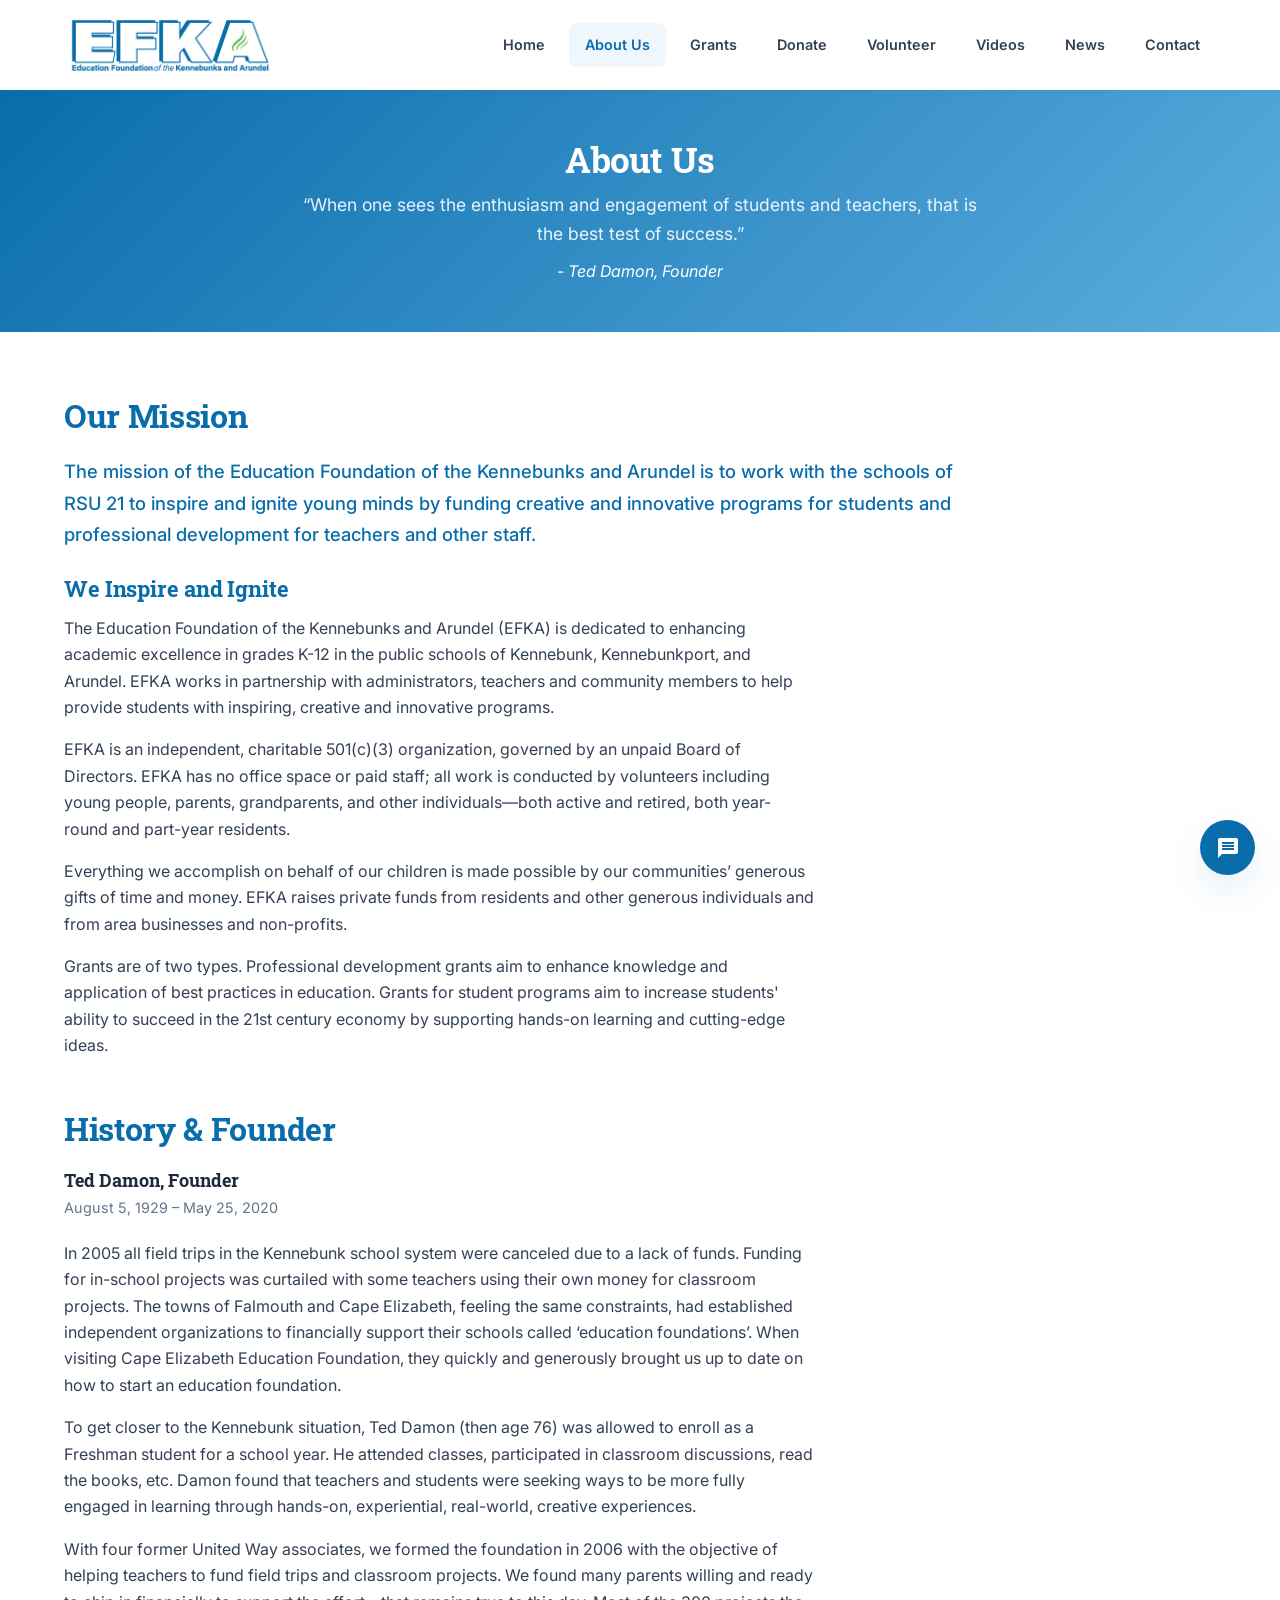
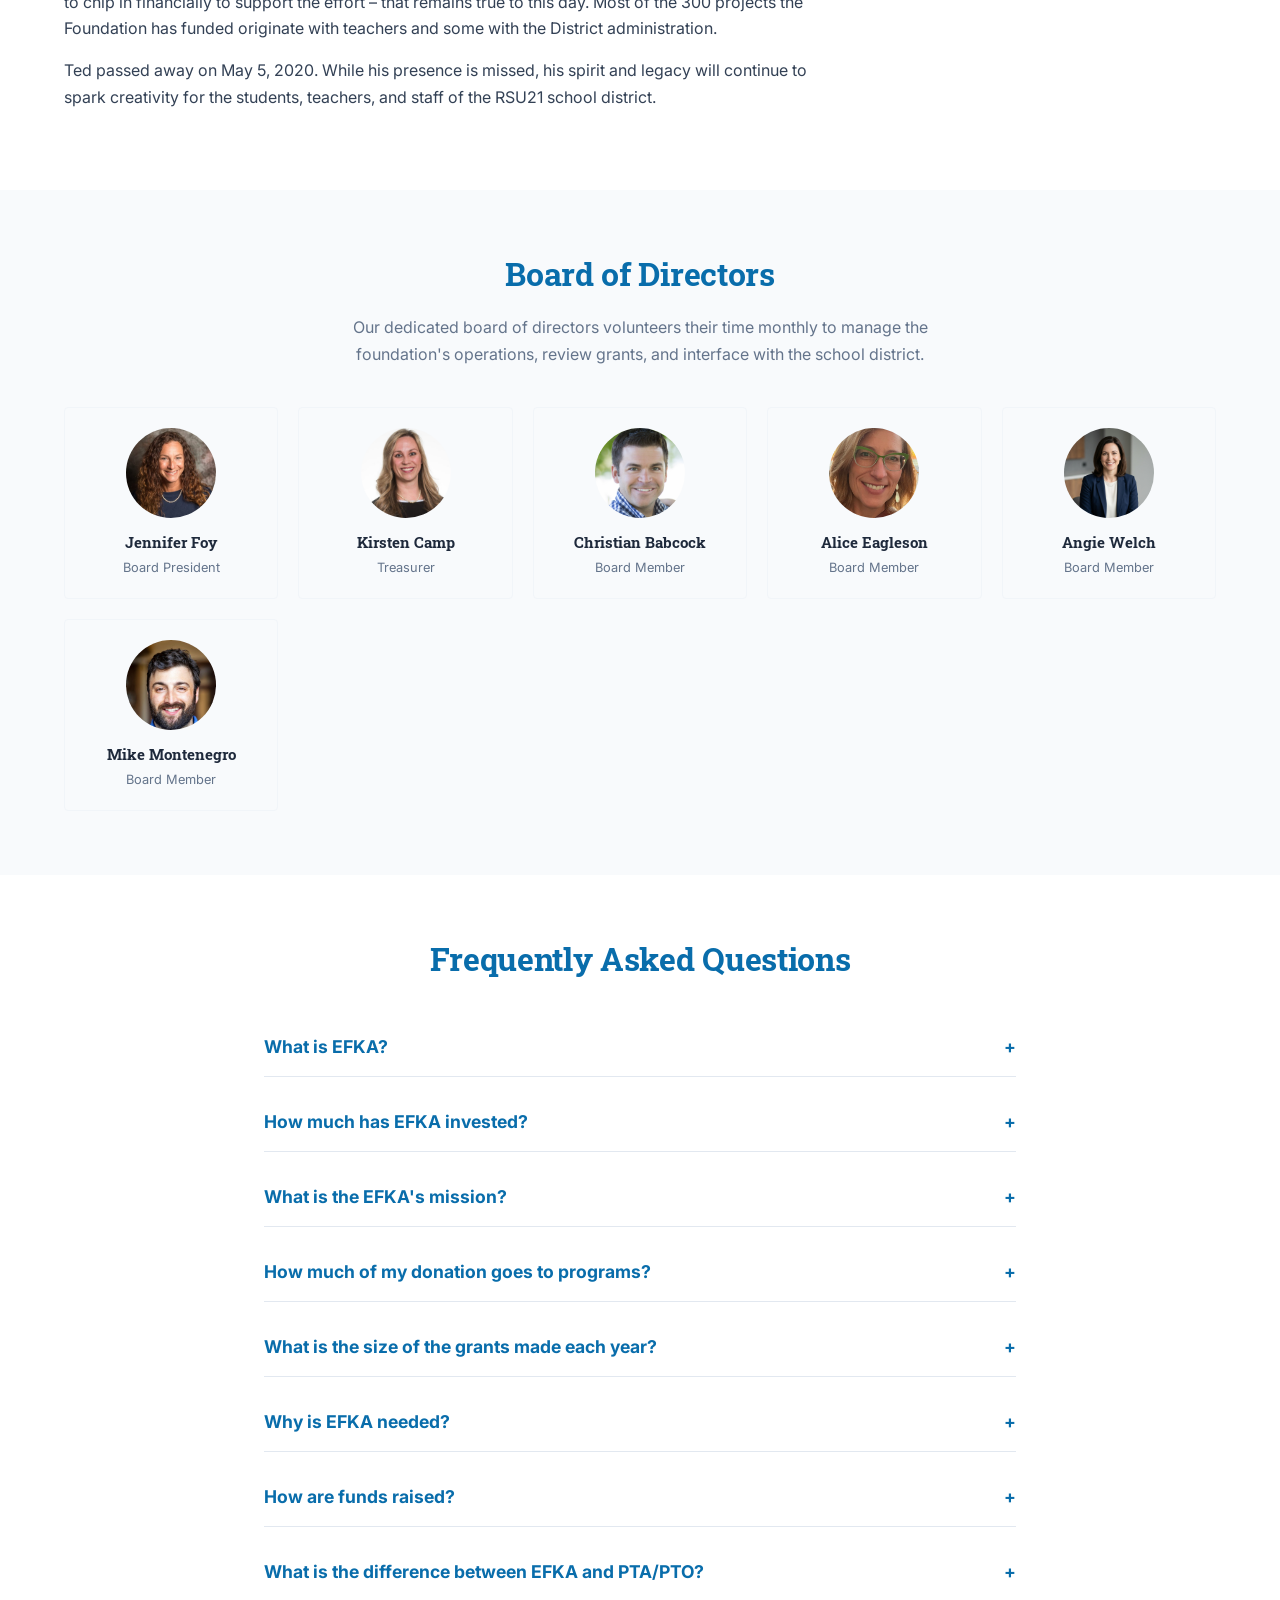
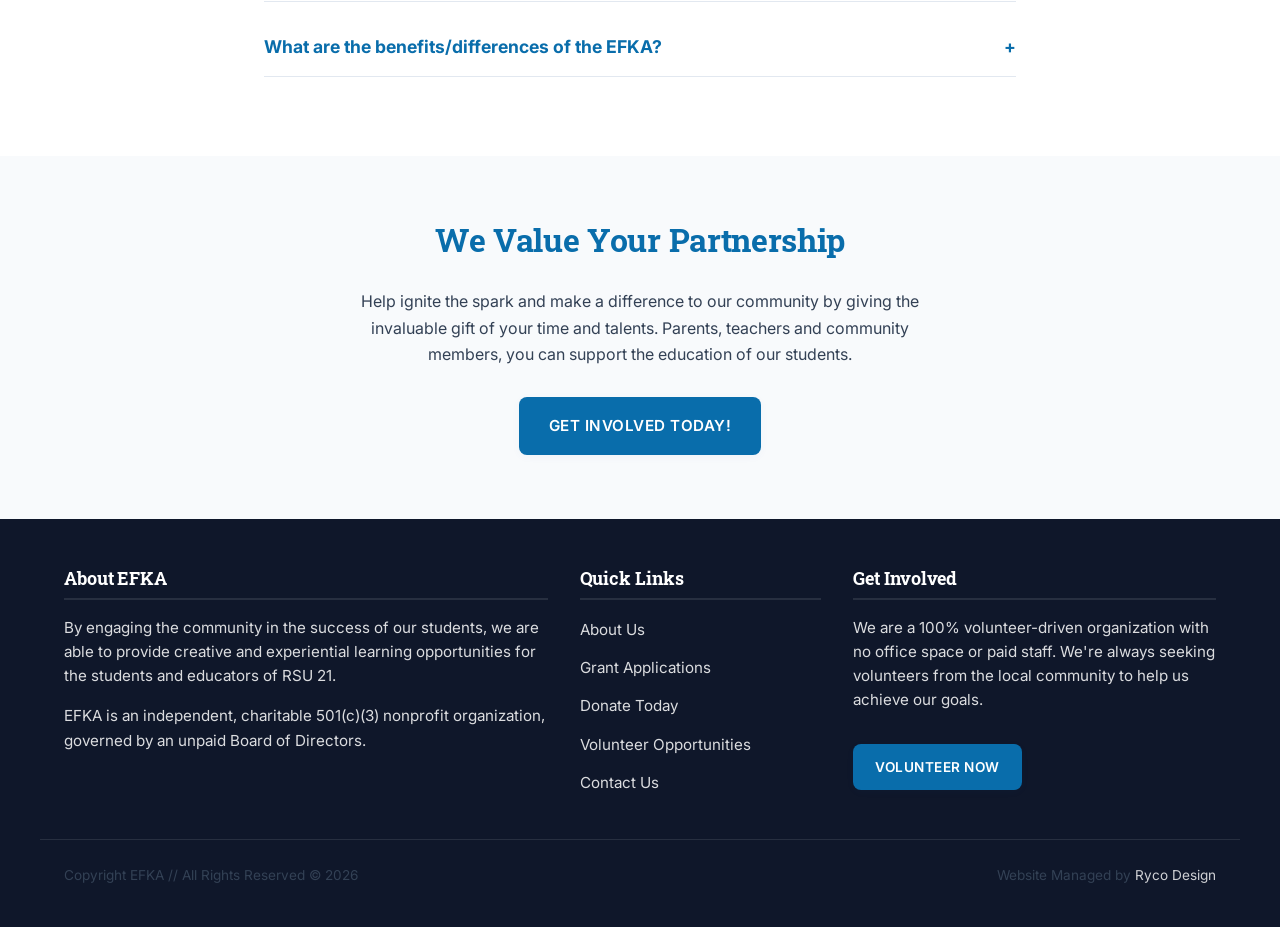
<file: about-us.html>
<!DOCTYPE html>
<html lang="en">
<head>
    <meta charset="UTF-8">
    <meta name="viewport" content="width=device-width, initial-scale=1.0">
    <title>About Us - Education Foundation KA</title>
    <meta name="description" content="Learn about the mission, history, and board of directors of the Education Foundation of the Kennebunks and Arundel.">
    <link rel="stylesheet" href="css/style.css">
    <link rel="icon" type="image/png" href="assets/images/fav.png">
</head>
<body>

<a href="#main-content" class="skip-link">Skip to main content</a>

<header class="site-header">
    <div class="container header-container">
        <div class="logo">
            <a href="index.html">
                <img src="assets/images/efka_logo_web.png" alt="Education Foundation of the Kennebunks and Arundel">
            </a>
        </div>
        <button class="mobile-nav-toggle" aria-label="Toggle navigation" aria-expanded="false">
            <span></span>
            <span></span>
            <span></span>
        </button>
        <nav class="nav-container" aria-label="Main Navigation">
            <ul class="main-menu">
                <li class="menu-item"><a href="index.html">Home</a></li>
                <li class="menu-item active"><a href="about-us.html">About Us</a></li>
                <li class="menu-item ">
                    <a href="index.html#grants">Grants</a>
                    <div class="dropdown-menu">
                        <a href="grant-applications.html">Grant Applications</a>
                        <a href="proposal-form.html">Proposal Form</a>
                        <a href="micro-grant.html">Micro Grant</a>
                        <a href="reflection-form.html">Reflection Form</a>
                    </div>
                </li>
                <li class="menu-item ">
                    <a href="donate.html">Donate</a>
                    <div class="dropdown-menu">
                        <a href="donate.html">Donate Today</a>
                        <a href="business-partner-program.html">Business Partner Program</a>
                    </div>
                </li>
                <li class="menu-item ">
                    <a href="index.html#volunteer">Volunteer</a>
                    <div class="dropdown-menu">
                        <a href="volunteer.html">Volunteer Opportunities</a>
                    </div>
                </li>
                <li class="menu-item "><a href="videos.html">Videos</a></li>
                <li class="menu-item "><a href="news.html">News</a></li>
                <li class="menu-item "><a href="contact-us.html">Contact</a></li>
            </ul>
        </nav>
    </div>
</header>

<main id="main-content">

<section class="page-intro">
    <div class="container text-center">
        <h1>About Us</h1>
        <p class="text-center">“When one sees the enthusiasm and engagement of students and teachers, that is the best test of success.”</p>
        <span style="font-style: italic; display: block; margin-top: 10px;">- Ted Damon, Founder</span>
    </div>
</section>

<section class="section-padding">
    <div class="container">
        <h2>Our Mission</h2>
        <p style="font-size: 1.15rem; line-height: 1.7; color: var(--primary); font-weight: 500; margin-bottom: 25px;">
            The mission of the Education Foundation of the Kennebunks and Arundel is to work with the schools of RSU 21 to inspire and ignite young minds by funding creative and innovative programs for students and professional development for teachers and other staff.
        </p>
        
        <h3>We Inspire and Ignite</h3>
        <p>The Education Foundation of the Kennebunks and Arundel (EFKA) is dedicated to enhancing academic excellence in grades K-12 in the public schools of Kennebunk, Kennebunkport, and Arundel. EFKA works in partnership with administrators, teachers and community members to help provide students with inspiring, creative and innovative programs.</p>
        <p>EFKA is an independent, charitable 501(c)(3) organization, governed by an unpaid Board of Directors. EFKA has no office space or paid staff; all work is conducted by volunteers including young people, parents, grandparents, and other individuals—both active and retired, both year-round and part-year residents.</p>
        <p>Everything we accomplish on behalf of our children is made possible by our communities’ generous gifts of time and money. EFKA raises private funds from residents and other generous individuals and from area businesses and non-profits.</p>
        <p>Grants are of two types. Professional development grants aim to enhance knowledge and application of best practices in education. Grants for student programs aim to increase students' ability to succeed in the 21st century economy by supporting hands-on learning and cutting-edge ideas.</p>

        <h2 style="margin-top: 50px;">History & Founder</h2>
        <h4 style="margin-bottom: 5px; color: var(--text-dark);">Ted Damon, Founder</h4>
        <p class="text-muted" style="font-size: 0.9rem; margin-bottom: 20px;">August 5, 1929 – May 25, 2020</p>
        
        <p>In 2005 all field trips in the Kennebunk school system were canceled due to a lack of funds. Funding for in-school projects was curtailed with some teachers using their own money for classroom projects. The towns of Falmouth and Cape Elizabeth, feeling the same constraints, had established independent organizations to financially support their schools called ‘education foundations’. When visiting Cape Elizabeth Education Foundation, they quickly and generously brought us up to date on how to start an education foundation.</p>
        <p>To get closer to the Kennebunk situation, Ted Damon (then age 76) was allowed to enroll as a Freshman student for a school year. He attended classes, participated in classroom discussions, read the books, etc. Damon found that teachers and students were seeking ways to be more fully engaged in learning through hands-on, experiential, real-world, creative experiences.</p>
        <p>With four former United Way associates, we formed the foundation in 2006 with the objective of helping teachers to fund field trips and classroom projects. We found many parents willing and ready to chip in financially to support the effort – that remains true to this day. Most of the 300 projects the Foundation has funded originate with teachers and some with the District administration.</p>
        <p>Ted passed away on May 5, 2020. While his presence is missed, his spirit and legacy will continue to spark creativity for the students, teachers, and staff of the RSU21 school district.</p>
    </div>
</section>

<section class="section-padding bg-light">
    <div class="container">
        <h2 class="text-center">Board of Directors</h2>
        <p class="text-center text-muted" style="max-width: 600px; margin: 0 auto 40px auto;">Our dedicated board of directors volunteers their time monthly to manage the foundation's operations, review grants, and interface with the school district.</p>
        <div class="board-grid">
            <div class="board-member">
                <img src="assets/images/board/jennifer-foy.jpg" alt="Jennifer Foy">
                <h4>Jennifer Foy</h4>
                <p>Board President</p>
            </div>
            <div class="board-member">
                <img src="assets/images/board/kirsten-camp.jpg" alt="Kirsten Camp">
                <h4>Kirsten Camp</h4>
                <p>Treasurer</p>
            </div>
            <div class="board-member">
                <img src="assets/images/board/christian-babcock.png" alt="Christian Babcock">
                <h4>Christian Babcock</h4>
                <p>Board Member</p>
            </div>
            <div class="board-member">
                <img src="assets/images/board/alice-eagleson.jpg" alt="Alice Eagleson">
                <h4>Alice Eagleson</h4>
                <p>Board Member</p>
            </div>
            <div class="board-member">
                <img src="assets/images/board/angie-welch.png" alt="Angie Welch">
                <h4>Angie Welch</h4>
                <p>Board Member</p>
            </div>
            <div class="board-member">
                <img src="assets/images/board/mike-montenegro.jpeg" alt="Mike Montenegro">
                <h4>Mike Montenegro</h4>
                <p>Board Member</p>
            </div>
        </div>
    </div>
</section>

<section class="section-padding">
    <div class="container" style="max-width: 800px;">
        <h2 class="text-center">Frequently Asked Questions</h2>
        <div class="faq-accordion">
            <div class="faq-item">
                <div class="faq-question">What is EFKA? <span>+</span></div>
                <div class="faq-answer">
                    <p>The Education Foundation of the Kennebunks and Arundel— EFKA— is an independent, non-profit, 501(c)(3) tax-exempt organization founded in 2006 to enrich the public schools in the Kennebunks and Arundel. The Foundation helps foster innovation, creativity, and academic excellence by channeling private funds into areas that fall outside the school budget.</p>
                </div>
            </div>
            <div class="faq-item">
                <div class="faq-question">How much has EFKA invested? <span>+</span></div>
                <div class="faq-answer">
                    <p>Since June 2006 the Foundation has invested more than $1,000,000 in the six schools of Kennebunk, Kennebunkport and Arundel. Grant funds were provided for student enrichment and professional development.</p>
                </div>
            </div>
            <div class="faq-item">
                <div class="faq-question">What is the EFKA's mission? <span>+</span></div>
                <div class="faq-answer">
                    <p>The EFKA’s mission is to enhance educational excellence. The Board continues to focus funding on creative and innovative programs for students K-12.</p>
                </div>
            </div>
            <div class="faq-item">
                <div class="faq-question">How much of my donation goes to programs? <span>+</span></div>
                <div class="faq-answer">
                    <p>86% of Foundation funds go directly to grants for educational programs and professional development. We remain committed to directing the maximum amount of our funds to programs. We have no paid staff or office space. (Note: On average, 84-86% of raised funds are directly spent on student and staff grants).</p>
                </div>
            </div>
            <div class="faq-item">
                <div class="faq-question">What is the size of the grants made each year? <span>+</span></div>
                <div class="faq-answer">
                    <p>The Foundation makes total grants of $80,000 to $100,000 each year.</p>
                </div>
            </div>
            <div class="faq-item">
                <div class="faq-question">Why is EFKA needed? <span>+</span></div>
                <div class="faq-answer">
                    <p>Shrinking federal and state funding over the last fifteen years has posed significant challenges to public education, severely limiting the opportunities to fund innovative and creative programs.</p>
                </div>
            </div>
            <div class="faq-item">
                <div class="faq-question">How are funds raised? <span>+</span></div>
                <div class="faq-answer">
                    <p>Funds are raised from generous individuals, business sponsors, private foundations, and community members by direct appeals and through community-wide educational and social events.</p>
                </div>
            </div>
            <div class="faq-item">
                <div class="faq-question">What is the difference between EFKA and PTA/PTO? <span>+</span></div>
                <div class="faq-answer">
                    <p>The differences are as follows:</p>
                    <ul style="list-style-type: disc; margin-left: 20px; margin-top: 10px;">
                        <li style="margin-bottom: 8px;">The EFKA’s mission is focused on programs that strengthen educational excellence, and requests for EFKA grants are assessed against established criteria. The PTAs’/PTOs’ broader mandates enable them to fund not only academic programs but also important non-academic items such as playground structures.</li>
                        <li style="margin-bottom: 8px;">The EFKA serves all six RSU#21 schools, whereas the schools are served by four separate PTAs/PTOs.</li>
                        <li style="margin-bottom: 8px;">The EFKA raises funds from individual donors, businesses and foundations. The PTAs/PTOs raise funds through membership dues and through social events designed to increase parent involvement in the public schools.</li>
                    </ul>
                </div>
            </div>
            <div class="faq-item">
                <div class="faq-question">What are the benefits/differences of the EFKA? <span>+</span></div>
                <div class="faq-answer">
                    <ul style="list-style-type: disc; margin-left: 20px;">
                        <li style="margin-bottom: 8px;">Brings new ideas, pilot programs, people, and opportunities into the schools.</li>
                        <li style="margin-bottom: 8px;">Funds enrichment programs for students that engage, challenge, inspire, and prepare them for the 21st century.</li>
                        <li style="margin-bottom: 8px;">Funds professional development for RSU#21 staff.</li>
                        <li style="margin-bottom: 8px;">Builds community awareness of accomplishments occurring in the schools.</li>
                        <li style="margin-bottom: 8px;">Supports innovative ideas by providing feedback, encouragement, networking assistance, and financial support to individuals submitting proposals.</li>
                        <li style="margin-bottom: 8px;">Combines the ability to work within the school system with the capacity to raise public monies.</li>
                    </ul>
                </div>
            </div>
        </div>
    </div>
</section>

<section class="section-padding bg-light" style="text-align: center;">
    <div class="container">
        <h2>We Value Your Partnership</h2>
        <p style="max-width: 600px; margin: 20px auto 30px auto;">Help ignite the spark and make a difference to our community by giving the invaluable gift of your time and talents. Parents, teachers and community members, you can support the education of our students.</p>
        <a href="volunteer.html" class="btn btn-primary">Get Involved Today!</a>
    </div>
</section>

</main>

<footer class="site-footer" id="contact">
    <div class="container footer-grid">
        <div class="footer-widget">
            <h3>About EFKA</h3>
            <p>By engaging the community in the success of our students, we are able to provide creative and experiential learning opportunities for the students and educators of RSU 21.</p>
            <p style="margin-top: 15px;">EFKA is an independent, charitable 501(c)(3) nonprofit organization, governed by an unpaid Board of Directors.</p>
        </div>
        <div class="footer-widget">
            <h3>Quick Links</h3>
            <ul class="footer-links">
                <li><a href="about-us.html">About Us</a></li>
                <li><a href="grant-applications.html">Grant Applications</a></li>
                <li><a href="donate.html">Donate Today</a></li>
                <li><a href="volunteer.html">Volunteer Opportunities</a></li>
                <li><a href="contact-us.html">Contact Us</a></li>
            </ul>
        </div>
        <div class="footer-widget">
            <h3>Get Involved</h3>
            <p>We are a 100% volunteer-driven organization with no office space or paid staff. We're always seeking volunteers from the local community to help us achieve our goals.</p>
            <a href="volunteer.html" class="btn btn-primary" style="margin-top: 15px; font-size: 0.85rem; padding: 10px 20px;">Volunteer Now</a>
        </div>
    </div>
    <div class="container footer-bottom">
        <p>Copyright EFKA // All Rights Reserved &copy; 2026</p>
        <p>Website Managed by <a href="https://www.rycodesign.com" target="_blank" rel="noopener">Ryco Design</a></p>
    </div>
</footer>

<!-- Quick Contact Sliding Drawer Widget -->
<div class="quick-contact-container">
    <button class="quick-contact-trigger" aria-label="Toggle Quick Contact" aria-haspopup="dialog" aria-expanded="false">
        <svg class="message-icon" viewBox="0 0 24 24"><path d="M20 2H4c-1.1 0-1.99.9-1.99 2L2 22l4-4h14c1.1 0 2-.9 2-2V4c0-1.1-.9-2-2-2zm-2 12H6v-2h12v2zm0-3H6V9h12v2zm0-3H6V6h12v2z"/></svg>
        <svg class="close-icon" viewBox="0 0 24 24"><path d="M19 6.41L17.59 5 12 10.59 6.41 5 5 6.41 10.59 12 5 17.59 6.41 19 12 13.41 17.59 19 19 17.59 13.41 12z"/></svg>
    </button>
    <div class="quick-contact-drawer" role="dialog" aria-label="Quick Contact Form">
        <h3>Quick Contact</h3>
        <p>Send us an email and we'll get back to you asap.</p>
        <form id="quick-contact-form" class="interactive-form">
            <div class="form-group">
                <input type="text" name="qc_name" placeholder="Name" aria-label="Your Name" required>
            </div>
            <div class="form-group">
                <input type="email" name="qc_email" placeholder="Email" aria-label="Your Email Address" required>
            </div>
            <div class="form-group">
                <textarea name="qc_message" placeholder="Message" aria-label="Your Message" required></textarea>
            </div>
            <div class="checkbox-group">
                <input type="checkbox" id="qc_gdpr" name="qc_gdpr" required>
                <label for="qc_gdpr">I consent to Education Foundation KA collecting my details through this form.</label>
            </div>
            <button type="submit" class="btn btn-accent">Send Message</button>
        </form>
    </div>
</div>
<script src="js/script.js"></script>
</body>
</html>
</file>
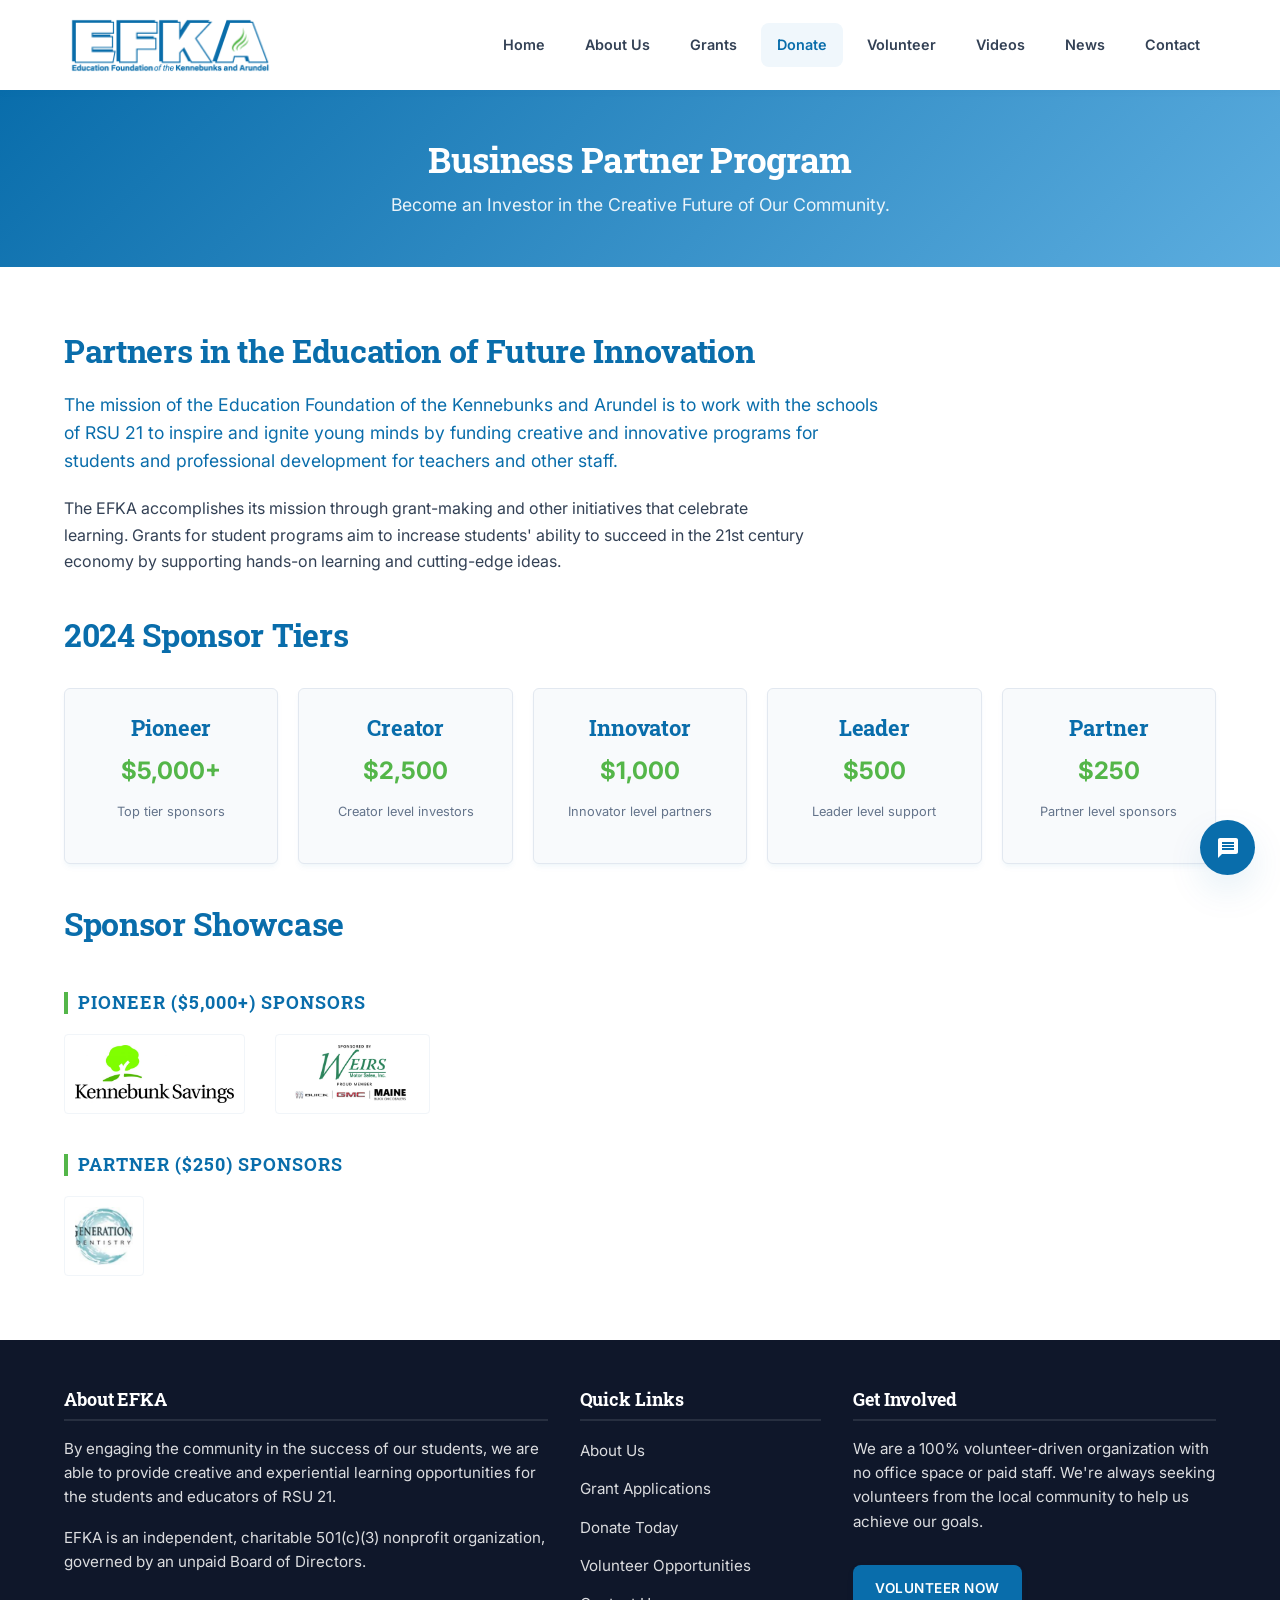
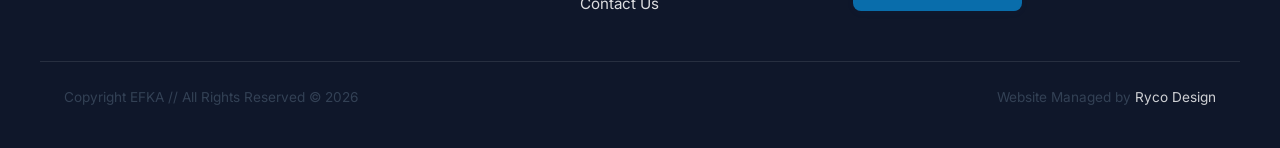
<file: business-partner-program.html>
<!DOCTYPE html>
<html lang="en">
<head>
    <meta charset="UTF-8">
    <meta name="viewport" content="width=device-width, initial-scale=1.0">
    <title>Business Partner Program - Education Foundation KA</title>
    <meta name="description" content="Join the EFKA Business Partner Program to support educational excellence in RSU 21.">
    <link rel="stylesheet" href="css/style.css">
    <link rel="icon" type="image/png" href="assets/images/fav.png">
</head>
<body>

<a href="#main-content" class="skip-link">Skip to main content</a>

<header class="site-header">
    <div class="container header-container">
        <div class="logo">
            <a href="index.html">
                <img src="assets/images/efka_logo_web.png" alt="Education Foundation of the Kennebunks and Arundel">
            </a>
        </div>
        <button class="mobile-nav-toggle" aria-label="Toggle navigation" aria-expanded="false">
            <span></span>
            <span></span>
            <span></span>
        </button>
        <nav class="nav-container" aria-label="Main Navigation">
            <ul class="main-menu">
                <li class="menu-item"><a href="index.html">Home</a></li>
                <li class="menu-item "><a href="about-us.html">About Us</a></li>
                <li class="menu-item ">
                    <a href="index.html#grants">Grants</a>
                    <div class="dropdown-menu">
                        <a href="grant-applications.html">Grant Applications</a>
                        <a href="proposal-form.html">Proposal Form</a>
                        <a href="micro-grant.html">Micro Grant</a>
                        <a href="reflection-form.html">Reflection Form</a>
                    </div>
                </li>
                <li class="menu-item active">
                    <a href="donate.html">Donate</a>
                    <div class="dropdown-menu">
                        <a href="donate.html">Donate Today</a>
                        <a href="business-partner-program.html">Business Partner Program</a>
                    </div>
                </li>
                <li class="menu-item ">
                    <a href="index.html#volunteer">Volunteer</a>
                    <div class="dropdown-menu">
                        <a href="volunteer.html">Volunteer Opportunities</a>
                    </div>
                </li>
                <li class="menu-item "><a href="videos.html">Videos</a></li>
                <li class="menu-item "><a href="news.html">News</a></li>
                <li class="menu-item "><a href="contact-us.html">Contact</a></li>
            </ul>
        </nav>
    </div>
</header>

<main id="main-content">

<section class="page-intro">
    <div class="container text-center">
        <h1>Business Partner Program</h1>
        <p>Become an Investor in the Creative Future of Our Community.</p>
    </div>
</section>

<section class="section-padding">
    <div class="container">
        <h2>Partners in the Education of Future Innovation</h2>
        <p style="font-size: 1.1rem; line-height: 1.6; color: var(--primary); margin-bottom: 20px;">
            The mission of the Education Foundation of the Kennebunks and Arundel is to work with the schools of RSU 21 to inspire and ignite young minds by funding creative and innovative programs for students and professional development for teachers and other staff.
        </p>
        <p>The EFKA accomplishes its mission through grant-making and other initiatives that celebrate learning. Grants for student programs aim to increase students' ability to succeed in the 21st century economy by supporting hands-on learning and cutting-edge ideas.</p>
        
        <h2 style="margin-top: 40px; margin-bottom: 25px;">2024 Sponsor Tiers</h2>
        <div class="business-tiers-grid">
            <div class="tier-card">
                <h3>Pioneer</h3>
                <div class="tier-amount">$5,000+</div>
                <p style="font-size: 0.8rem; margin-top: 10px; color: var(--text-muted);">Top tier sponsors</p>
            </div>
            <div class="tier-card">
                <h3>Creator</h3>
                <div class="tier-amount">$2,500</div>
                <p style="font-size: 0.8rem; margin-top: 10px; color: var(--text-muted);">Creator level investors</p>
            </div>
            <div class="tier-card">
                <h3>Innovator</h3>
                <div class="tier-amount">$1,000</div>
                <p style="font-size: 0.8rem; margin-top: 10px; color: var(--text-muted);">Innovator level partners</p>
            </div>
            <div class="tier-card">
                <h3>Leader</h3>
                <div class="tier-amount">$500</div>
                <p style="font-size: 0.8rem; margin-top: 10px; color: var(--text-muted);">Leader level support</p>
            </div>
            <div class="tier-card">
                <h3>Partner</h3>
                <div class="tier-amount">$250</div>
                <p style="font-size: 0.8rem; margin-top: 10px; color: var(--text-muted);">Partner level sponsors</p>
            </div>
        </div>

        <h2 style="margin-top: 40px; margin-bottom: 20px;">Sponsor Showcase</h2>
        
        <h4 class="sponsor-section-title">Pioneer ($5,000+) Sponsors</h4>
        <div style="display: flex; gap: 30px; align-items: center; flex-wrap: wrap; margin-bottom: 30px;">
            <a href="https://www.kennebunksavings.com" target="_blank" rel="noopener">
                <img src="assets/images/ks_standard_3pms-1024x373.jpg" alt="Kennebunk Savings Logo" style="max-height: 80px; width: auto; border: 1px solid var(--border-color-light); border-radius: 4px; padding: 10px;">
            </a>
            <a href="https://www.weirsgmc.com/" target="_blank" rel="noopener">
                <img src="assets/images/generations-partner-logo.jpg" alt="Weirs GMC Logo" style="max-height: 80px; width: auto; border: 1px solid var(--border-color-light); border-radius: 4px; padding: 10px;">
            </a>
        </div>

        <h4 class="sponsor-section-title">Partner ($250) Sponsors</h4>
        <div style="display: flex; gap: 30px; align-items: center; flex-wrap: wrap;">
            <img src="assets/images/generations-300x300.jpeg" alt="Generations Logo" style="max-height: 80px; width: auto; border: 1px solid var(--border-color-light); border-radius: 4px; padding: 10px;">
        </div>
    </div>
</section>

</main>

<footer class="site-footer" id="contact">
    <div class="container footer-grid">
        <div class="footer-widget">
            <h3>About EFKA</h3>
            <p>By engaging the community in the success of our students, we are able to provide creative and experiential learning opportunities for the students and educators of RSU 21.</p>
            <p style="margin-top: 15px;">EFKA is an independent, charitable 501(c)(3) nonprofit organization, governed by an unpaid Board of Directors.</p>
        </div>
        <div class="footer-widget">
            <h3>Quick Links</h3>
            <ul class="footer-links">
                <li><a href="about-us.html">About Us</a></li>
                <li><a href="grant-applications.html">Grant Applications</a></li>
                <li><a href="donate.html">Donate Today</a></li>
                <li><a href="volunteer.html">Volunteer Opportunities</a></li>
                <li><a href="contact-us.html">Contact Us</a></li>
            </ul>
        </div>
        <div class="footer-widget">
            <h3>Get Involved</h3>
            <p>We are a 100% volunteer-driven organization with no office space or paid staff. We're always seeking volunteers from the local community to help us achieve our goals.</p>
            <a href="volunteer.html" class="btn btn-primary" style="margin-top: 15px; font-size: 0.85rem; padding: 10px 20px;">Volunteer Now</a>
        </div>
    </div>
    <div class="container footer-bottom">
        <p>Copyright EFKA // All Rights Reserved &copy; 2026</p>
        <p>Website Managed by <a href="https://www.rycodesign.com" target="_blank" rel="noopener">Ryco Design</a></p>
    </div>
</footer>

<!-- Quick Contact Sliding Drawer Widget -->
<div class="quick-contact-container">
    <button class="quick-contact-trigger" aria-label="Toggle Quick Contact" aria-haspopup="dialog" aria-expanded="false">
        <svg class="message-icon" viewBox="0 0 24 24"><path d="M20 2H4c-1.1 0-1.99.9-1.99 2L2 22l4-4h14c1.1 0 2-.9 2-2V4c0-1.1-.9-2-2-2zm-2 12H6v-2h12v2zm0-3H6V9h12v2zm0-3H6V6h12v2z"/></svg>
        <svg class="close-icon" viewBox="0 0 24 24"><path d="M19 6.41L17.59 5 12 10.59 6.41 5 5 6.41 10.59 12 5 17.59 6.41 19 12 13.41 17.59 19 19 17.59 13.41 12z"/></svg>
    </button>
    <div class="quick-contact-drawer" role="dialog" aria-label="Quick Contact Form">
        <h3>Quick Contact</h3>
        <p>Send us an email and we'll get back to you asap.</p>
        <form id="quick-contact-form" class="interactive-form">
            <div class="form-group">
                <input type="text" name="qc_name" placeholder="Name" aria-label="Your Name" required>
            </div>
            <div class="form-group">
                <input type="email" name="qc_email" placeholder="Email" aria-label="Your Email Address" required>
            </div>
            <div class="form-group">
                <textarea name="qc_message" placeholder="Message" aria-label="Your Message" required></textarea>
            </div>
            <div class="checkbox-group">
                <input type="checkbox" id="qc_gdpr" name="qc_gdpr" required>
                <label for="qc_gdpr">I consent to Education Foundation KA collecting my details through this form.</label>
            </div>
            <button type="submit" class="btn btn-accent">Send Message</button>
        </form>
    </div>
</div>
<script src="js/script.js"></script>
</body>
</html>
</file>
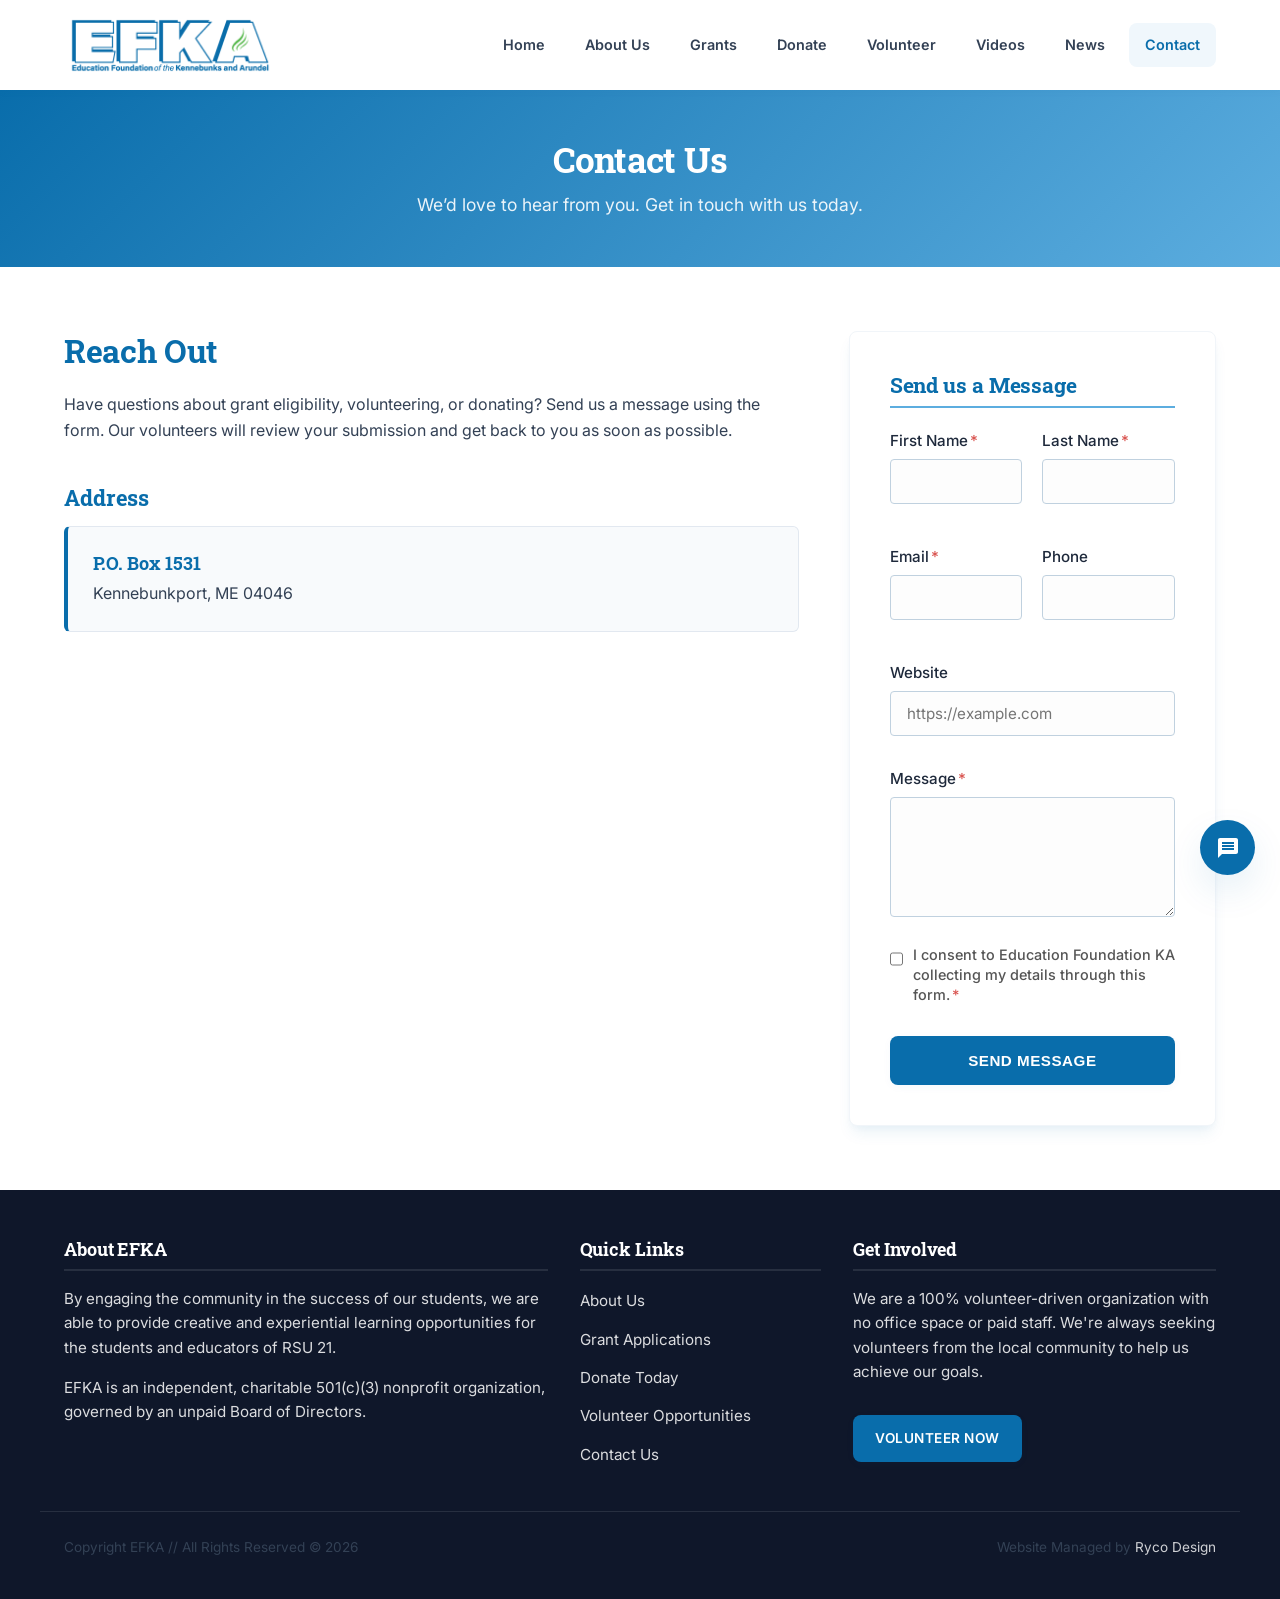
<file: contact-us.html>
<!DOCTYPE html>
<html lang="en">
<head>
    <meta charset="UTF-8">
    <meta name="viewport" content="width=device-width, initial-scale=1.0">
    <title>Contact Us - Education Foundation KA</title>
    <meta name="description" content="Get in touch with the Education Foundation of the Kennebunks and Arundel.">
    <link rel="stylesheet" href="css/style.css">
    <link rel="icon" type="image/png" href="assets/images/fav.png">
</head>
<body>

<a href="#main-content" class="skip-link">Skip to main content</a>

<header class="site-header">
    <div class="container header-container">
        <div class="logo">
            <a href="index.html">
                <img src="assets/images/efka_logo_web.png" alt="Education Foundation of the Kennebunks and Arundel">
            </a>
        </div>
        <button class="mobile-nav-toggle" aria-label="Toggle navigation" aria-expanded="false">
            <span></span>
            <span></span>
            <span></span>
        </button>
        <nav class="nav-container" aria-label="Main Navigation">
            <ul class="main-menu">
                <li class="menu-item"><a href="index.html">Home</a></li>
                <li class="menu-item "><a href="about-us.html">About Us</a></li>
                <li class="menu-item ">
                    <a href="index.html#grants">Grants</a>
                    <div class="dropdown-menu">
                        <a href="grant-applications.html">Grant Applications</a>
                        <a href="proposal-form.html">Proposal Form</a>
                        <a href="micro-grant.html">Micro Grant</a>
                        <a href="reflection-form.html">Reflection Form</a>
                    </div>
                </li>
                <li class="menu-item ">
                    <a href="donate.html">Donate</a>
                    <div class="dropdown-menu">
                        <a href="donate.html">Donate Today</a>
                        <a href="business-partner-program.html">Business Partner Program</a>
                    </div>
                </li>
                <li class="menu-item ">
                    <a href="index.html#volunteer">Volunteer</a>
                    <div class="dropdown-menu">
                        <a href="volunteer.html">Volunteer Opportunities</a>
                    </div>
                </li>
                <li class="menu-item "><a href="videos.html">Videos</a></li>
                <li class="menu-item "><a href="news.html">News</a></li>
                <li class="menu-item active"><a href="contact-us.html">Contact</a></li>
            </ul>
        </nav>
    </div>
</header>

<main id="main-content">

<section class="page-intro">
    <div class="container text-center">
        <h1>Contact Us</h1>
        <p>We’d love to hear from you. Get in touch with us today.</p>
    </div>
</section>

<section class="section-padding">
    <div class="container">
        <div class="about-sections-grid">
            <div>
                <h2>Reach Out</h2>
                <p>Have questions about grant eligibility, volunteering, or donating? Send us a message using the form. Our volunteers will review your submission and get back to you as soon as possible.</p>
                
                <h3 style="margin-top: 40px; margin-bottom: 15px;">Address</h3>
                <div style="background-color: var(--bg-light); border: 1px solid var(--border-color); padding: 25px; border-radius: 6px; border-left: 4px solid var(--primary);">
                    <h4 style="color: var(--primary); margin-bottom: 5px;">P.O. Box 1531</h4>
                    <p style="margin-bottom: 0;">Kennebunkport, ME 04046</p>
                </div>
            </div>
            
            <div class="form-container" style="margin: 0;">
                <h3 class="form-section-title" style="margin-top: 0;">Send us a Message</h3>
                <form id="contact-form" class="interactive-form">
                    <div class="form-grid">
                        <div class="form-group">
                            <label for="name">First Name<span class="required-star">*</span></label>
                            <input type="text" id="name" name="name" required>
                        </div>
                        <div class="form-group">
                            <label for="last_name">Last Name<span class="required-star">*</span></label>
                            <input type="text" id="last_name" name="last_name" required>
                        </div>
                        <div class="form-group">
                            <label for="email">Email<span class="required-star">*</span></label>
                            <input type="email" id="email" name="email" required>
                        </div>
                        <div class="form-group">
                            <label for="phone">Phone</label>
                            <input type="text" id="phone" name="phone">
                        </div>
                        <div class="form-group full-width">
                            <label for="website">Website</label>
                            <input type="text" id="website" name="website" placeholder="https://example.com">
                        </div>
                    </div>
                    
                    <div class="form-group full-width" style="margin-top: 10px;">
                        <label for="message">Message<span class="required-star">*</span></label>
                        <textarea id="message" name="message" required></textarea>
                    </div>
                    
                    <div class="checkbox-group" style="margin-bottom: 25px;">
                        <input type="checkbox" id="contact_gdpr_check" name="contact_gdpr_check" required>
                        <label for="contact_gdpr_check">I consent to Education Foundation KA collecting my details through this form.<span class="required-star">*</span></label>
                    </div>
                    
                    <div class="form-actions" style="margin-top: 0; padding-top: 0; border: none;">
                        <button type="submit" class="btn btn-primary" style="width: 100%;">Send Message</button>
                    </div>
                </form>
            </div>
        </div>
    </div>
</section>

</main>

<footer class="site-footer" id="contact">
    <div class="container footer-grid">
        <div class="footer-widget">
            <h3>About EFKA</h3>
            <p>By engaging the community in the success of our students, we are able to provide creative and experiential learning opportunities for the students and educators of RSU 21.</p>
            <p style="margin-top: 15px;">EFKA is an independent, charitable 501(c)(3) nonprofit organization, governed by an unpaid Board of Directors.</p>
        </div>
        <div class="footer-widget">
            <h3>Quick Links</h3>
            <ul class="footer-links">
                <li><a href="about-us.html">About Us</a></li>
                <li><a href="grant-applications.html">Grant Applications</a></li>
                <li><a href="donate.html">Donate Today</a></li>
                <li><a href="volunteer.html">Volunteer Opportunities</a></li>
                <li><a href="contact-us.html">Contact Us</a></li>
            </ul>
        </div>
        <div class="footer-widget">
            <h3>Get Involved</h3>
            <p>We are a 100% volunteer-driven organization with no office space or paid staff. We're always seeking volunteers from the local community to help us achieve our goals.</p>
            <a href="volunteer.html" class="btn btn-primary" style="margin-top: 15px; font-size: 0.85rem; padding: 10px 20px;">Volunteer Now</a>
        </div>
    </div>
    <div class="container footer-bottom">
        <p>Copyright EFKA // All Rights Reserved &copy; 2026</p>
        <p>Website Managed by <a href="https://www.rycodesign.com" target="_blank" rel="noopener">Ryco Design</a></p>
    </div>
</footer>

<!-- Quick Contact Sliding Drawer Widget -->
<div class="quick-contact-container">
    <button class="quick-contact-trigger" aria-label="Toggle Quick Contact" aria-haspopup="dialog" aria-expanded="false">
        <svg class="message-icon" viewBox="0 0 24 24"><path d="M20 2H4c-1.1 0-1.99.9-1.99 2L2 22l4-4h14c1.1 0 2-.9 2-2V4c0-1.1-.9-2-2-2zm-2 12H6v-2h12v2zm0-3H6V9h12v2zm0-3H6V6h12v2z"/></svg>
        <svg class="close-icon" viewBox="0 0 24 24"><path d="M19 6.41L17.59 5 12 10.59 6.41 5 5 6.41 10.59 12 5 17.59 6.41 19 12 13.41 17.59 19 19 17.59 13.41 12z"/></svg>
    </button>
    <div class="quick-contact-drawer" role="dialog" aria-label="Quick Contact Form">
        <h3>Quick Contact</h3>
        <p>Send us an email and we'll get back to you asap.</p>
        <form id="quick-contact-form" class="interactive-form">
            <div class="form-group">
                <input type="text" name="qc_name" placeholder="Name" aria-label="Your Name" required>
            </div>
            <div class="form-group">
                <input type="email" name="qc_email" placeholder="Email" aria-label="Your Email Address" required>
            </div>
            <div class="form-group">
                <textarea name="qc_message" placeholder="Message" aria-label="Your Message" required></textarea>
            </div>
            <div class="checkbox-group">
                <input type="checkbox" id="qc_gdpr" name="qc_gdpr" required>
                <label for="qc_gdpr">I consent to Education Foundation KA collecting my details through this form.</label>
            </div>
            <button type="submit" class="btn btn-accent">Send Message</button>
        </form>
    </div>
</div>
<script src="js/script.js"></script>
</body>
</html>
</file>
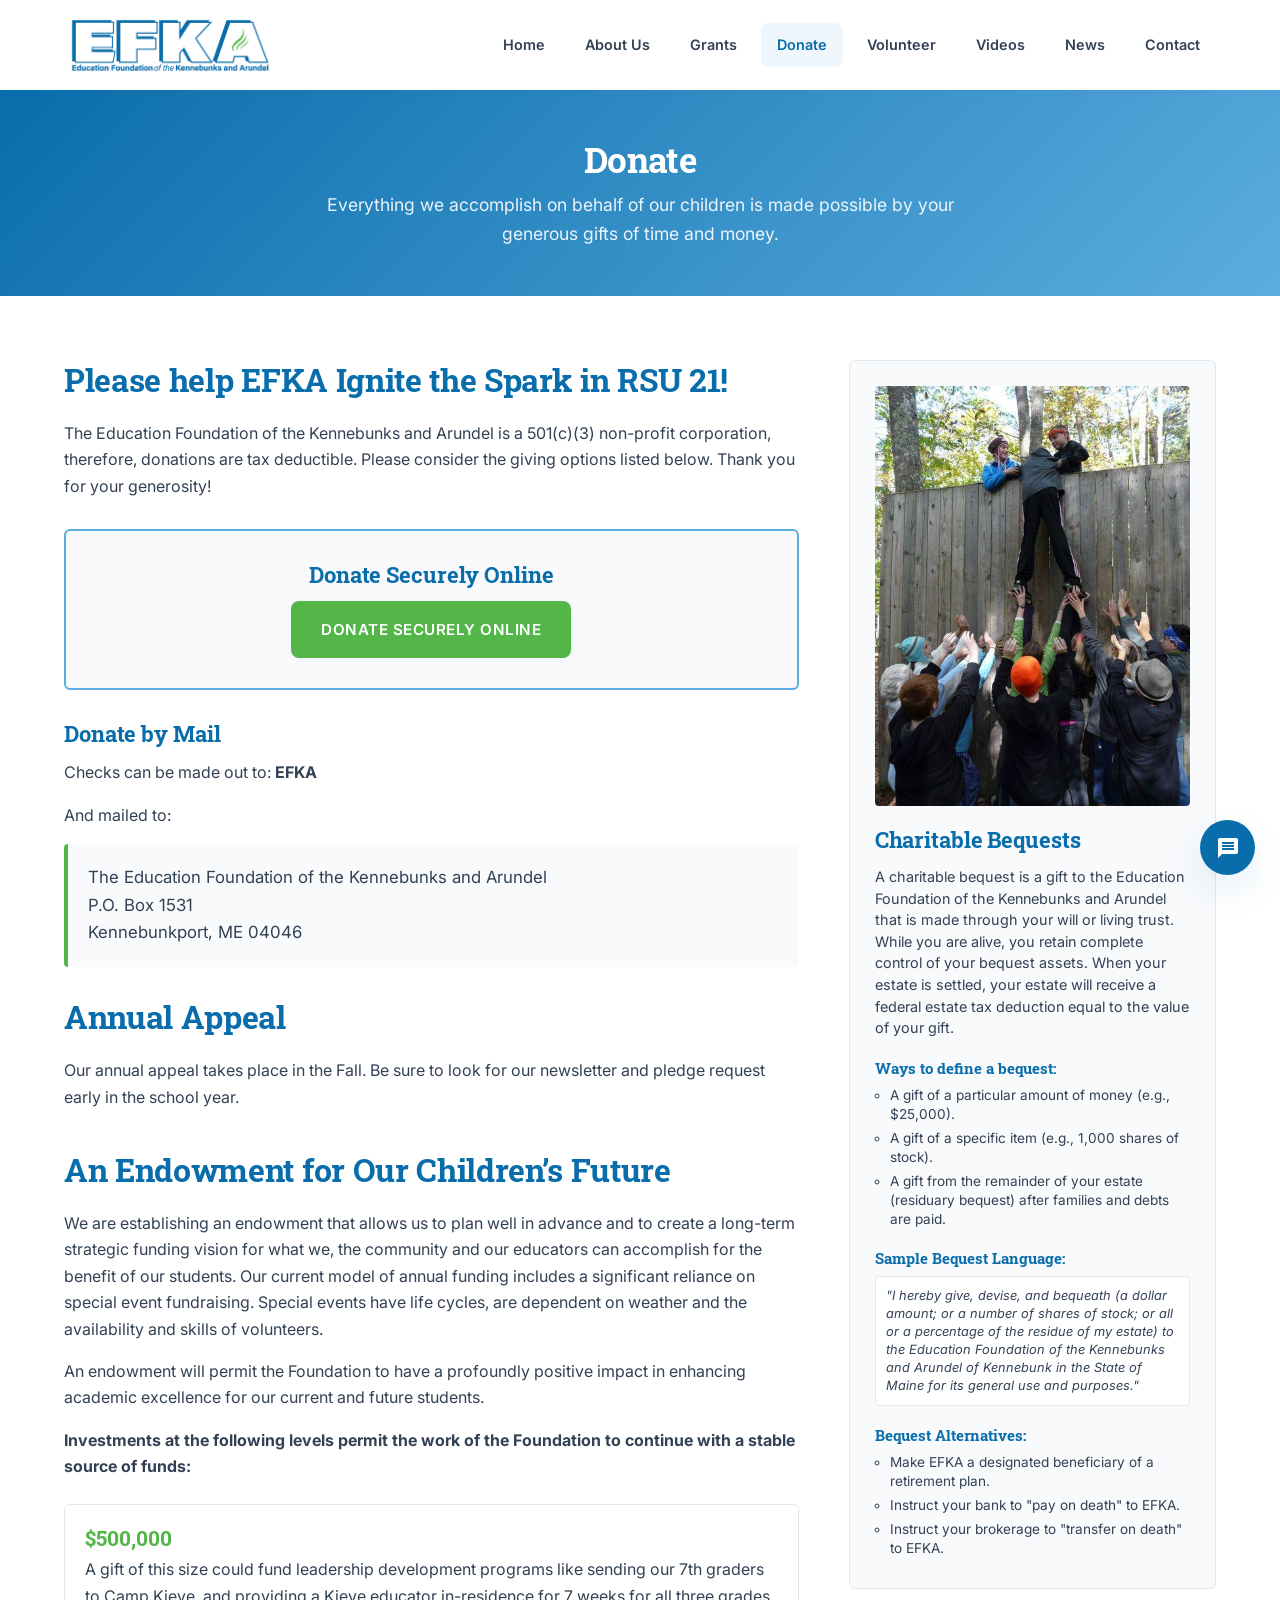
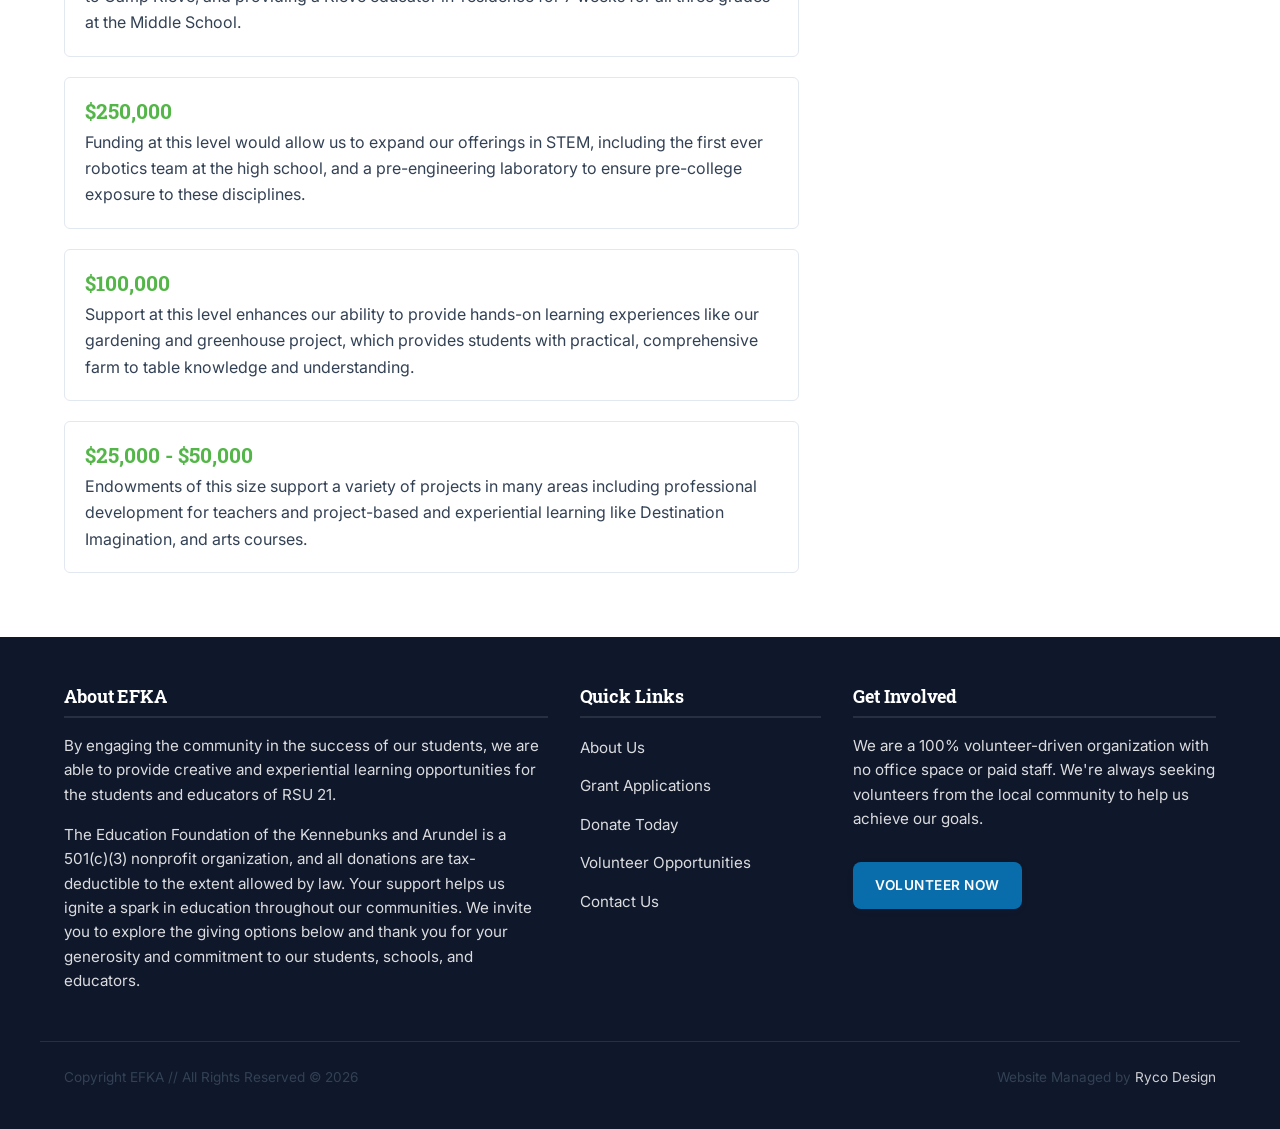
<file: donate.html>
<!DOCTYPE html>
<html lang="en">
<head>
    <meta charset="UTF-8">
    <meta name="viewport" content="width=device-width, initial-scale=1.0">
    <title>Donate - Education Foundation KA</title>
    <meta name="description" content="Make a donation to help fund educational programs in Kennebunk, Kennebunkport, and Arundel.">
    <link rel="stylesheet" href="css/style.css">
    <link rel="icon" type="image/png" href="assets/images/fav.png">
</head>
<body>

<a href="#main-content" class="skip-link">Skip to main content</a>

<header class="site-header">
    <div class="container header-container">
        <div class="logo">
            <a href="index.html">
                <img src="assets/images/efka_logo_web.png" alt="Education Foundation of the Kennebunks and Arundel">
            </a>
        </div>
        <button class="mobile-nav-toggle" aria-label="Toggle navigation" aria-expanded="false">
            <span></span>
            <span></span>
            <span></span>
        </button>
        <nav class="nav-container" aria-label="Main Navigation">
            <ul class="main-menu">
                <li class="menu-item"><a href="index.html">Home</a></li>
                <li class="menu-item "><a href="about-us.html">About Us</a></li>
                <li class="menu-item ">
                    <a href="index.html#grants">Grants</a>
                    <div class="dropdown-menu">
                        <a href="grant-applications.html">Grant Applications</a>
                        <a href="proposal-form.html">Proposal Form</a>
                        <a href="micro-grant.html">Micro Grant</a>
                        <a href="reflection-form.html">Reflection Form</a>
                    </div>
                </li>
                <li class="menu-item active">
                    <a href="donate.html">Donate</a>
                    <div class="dropdown-menu">
                        <a href="donate.html">Donate Today</a>
                        <a href="business-partner-program.html">Business Partner Program</a>
                    </div>
                </li>
                <li class="menu-item ">
                    <a href="index.html#volunteer">Volunteer</a>
                    <div class="dropdown-menu">
                        <a href="volunteer.html">Volunteer Opportunities</a>
                    </div>
                </li>
                <li class="menu-item "><a href="videos.html">Videos</a></li>
                <li class="menu-item "><a href="news.html">News</a></li>
                <li class="menu-item "><a href="contact-us.html">Contact</a></li>
            </ul>
        </nav>
    </div>
</header>

<main id="main-content">

<section class="page-intro">
    <div class="container text-center">
        <h1>Donate</h1>
        <p class="text-center">Everything we accomplish on behalf of our children is made possible by your generous gifts of time and money.</p>
    </div>
</section>

<section class="section-padding">
    <div class="container">
        <div class="about-sections-grid">
            <div>
                <h2>Please help EFKA Ignite the Spark in RSU 21!</h2>
                <p>The Education Foundation of the Kennebunks and Arundel is a 501(c)(3) non-profit corporation, therefore, donations are tax deductible. Please consider the giving options listed below. Thank you for your generosity!</p>
                
                <div style="background-color: var(--bg-light); border: 2px solid var(--primary-light); padding: 30px; border-radius: 6px; text-align: center; margin: 30px 0;">
                    <h3>Donate Securely Online</h3>
                    <a href="https://givebutter.com/general-donation-knbxev" target="_blank" rel="noopener" class="btn btn-accent btn-large">Donate Securely Online</a>
                </div>

                <h3>Donate by Mail</h3>
                <p>Checks can be made out to: <strong>EFKA</strong></p>
                <p>And mailed to:</p>
                <div style="background-color: var(--bg-light); padding: 20px; border-radius: 4px; border-left: 4px solid var(--accent); margin-bottom: 30px; font-size: 1.05rem;">
                    The Education Foundation of the Kennebunks and Arundel<br>
                    P.O. Box 1531<br>
                    Kennebunkport, ME 04046
                </div>

                <h2>Annual Appeal</h2>
                <p>Our annual appeal takes place in the Fall. Be sure to look for our newsletter and pledge request early in the school year.</p>

                <h2 style="margin-top: 40px;">An Endowment for Our Children’s Future</h2>
                <p>We are establishing an endowment that allows us to plan well in advance and to create a long-term strategic funding vision for what we, the community and our educators can accomplish for the benefit of our students. Our current model of annual funding includes a significant reliance on special event fundraising. Special events have life cycles, are dependent on weather and the availability and skills of volunteers.</p>
                <p>An endowment will permit the Foundation to have a profoundly positive impact in enhancing academic excellence for our current and future students.</p>
                <p><strong>Investments at the following levels permit the work of the Foundation to continue with a stable source of funds:</strong></p>
                
                <div style="display: flex; flex-direction: column; gap: 20px; margin-top: 25px;">
                    <div style="border: 1px solid var(--border-color); padding: 20px; border-radius: 6px;">
                        <h4 style="color: var(--accent); font-size: 1.3rem; margin-bottom: 5px;">$500,000</h4>
                        <p style="margin-bottom: 0;">A gift of this size could fund leadership development programs like sending our 7th graders to Camp Kieve, and providing a Kieve educator in-residence for 7 weeks for all three grades at the Middle School.</p>
                    </div>
                    <div style="border: 1px solid var(--border-color); padding: 20px; border-radius: 6px;">
                        <h4 style="color: var(--accent); font-size: 1.3rem; margin-bottom: 5px;">$250,000</h4>
                        <p style="margin-bottom: 0;">Funding at this level would allow us to expand our offerings in STEM, including the first ever robotics team at the high school, and a pre-engineering laboratory to ensure pre-college exposure to these disciplines.</p>
                    </div>
                    <div style="border: 1px solid var(--border-color); padding: 20px; border-radius: 6px;">
                        <h4 style="color: var(--accent); font-size: 1.3rem; margin-bottom: 5px;">$100,000</h4>
                        <p style="margin-bottom: 0;">Support at this level enhances our ability to provide hands-on learning experiences like our gardening and greenhouse project, which provides students with practical, comprehensive farm to table knowledge and understanding.</p>
                    </div>
                    <div style="border: 1px solid var(--border-color); padding: 20px; border-radius: 6px;">
                        <h4 style="color: var(--accent); font-size: 1.3rem; margin-bottom: 5px;">$25,000 - $50,000</h4>
                        <p style="margin-bottom: 0;">Endowments of this size support a variety of projects in many areas including professional development for teachers and project-based and experiential learning like Destination Imagination, and arts courses.</p>
                    </div>
                </div>
            </div>

            <div>
                <div style="background-color: var(--bg-light); border: 1px solid var(--border-color); padding: 25px; border-radius: 6px; margin-bottom: 30px;">
                    <img src="assets/images/donate-page-pic.jpeg" alt="Donate Page Pic" style="width: 100%; border-radius: 4px; margin-bottom: 20px;">
                    <h3>Charitable Bequests</h3>
                    <p style="font-size: 0.9rem; margin-top: 10px; line-height: 1.5;">A charitable bequest is a gift to the Education Foundation of the Kennebunks and Arundel that is made through your will or living trust. While you are alive, you retain complete control of your bequest assets. When your estate is settled, your estate will receive a federal estate tax deduction equal to the value of your gift.</p>
                    
                    <h4 style="margin-top: 20px; font-size: 0.95rem; margin-bottom: 8px;">Ways to define a bequest:</h4>
                    <ul style="list-style-type: circle; margin-left: 15px; font-size: 0.85rem; line-height: 1.4; margin-bottom: 20px;">
                        <li style="margin-bottom: 5px;">A gift of a particular amount of money (e.g., $25,000).</li>
                        <li style="margin-bottom: 5px;">A gift of a specific item (e.g., 1,000 shares of stock).</li>
                        <li style="margin-bottom: 5px;">A gift from the remainder of your estate (residuary bequest) after families and debts are paid.</li>
                    </ul>

                    <h4 style="margin-top: 10px; font-size: 0.95rem; margin-bottom: 8px;">Sample Bequest Language:</h4>
                    <p style="font-size: 0.8rem; font-style: italic; background: white; padding: 10px; border-radius: 4px; border: 1px solid var(--border-color); line-height: 1.4;">"I hereby give, devise, and bequeath (a dollar amount; or a number of shares of stock; or all or a percentage of the residue of my estate) to the Education Foundation of the Kennebunks and Arundel of Kennebunk in the State of Maine for its general use and purposes."</p>
                    
                    <h4 style="margin-top: 20px; font-size: 0.95rem; margin-bottom: 8px;">Bequest Alternatives:</h4>
                    <ul style="list-style-type: circle; margin-left: 15px; font-size: 0.85rem; line-height: 1.4;">
                        <li style="margin-bottom: 5px;">Make EFKA a designated beneficiary of a retirement plan.</li>
                        <li style="margin-bottom: 5px;">Instruct your bank to "pay on death" to EFKA.</li>
                        <li style="margin-bottom: 5px;">Instruct your brokerage to "transfer on death" to EFKA.</li>
                    </ul>
                </div>
            </div>
        </div>
    </div>
</section>

</main>

<footer class="site-footer" id="contact">
    <div class="container footer-grid">
        <div class="footer-widget">
            <h3>About EFKA</h3>
            <p>By engaging the community in the success of our students, we are able to provide creative and experiential learning opportunities for the students and educators of RSU 21.</p>
            <p style="margin-top: 15px;">The Education Foundation of the Kennebunks and Arundel is a 501(c)(3) nonprofit organization, and all donations are tax-deductible to the extent allowed by law. Your support helps us ignite a spark in education throughout our communities. We invite you to explore the giving options below and thank you for your generosity and commitment to our students, schools, and educators. </p>
        </div>
        <div class="footer-widget">
            <h3>Quick Links</h3>
            <ul class="footer-links">
                <li><a href="about-us.html">About Us</a></li>
                <li><a href="grant-applications.html">Grant Applications</a></li>
                <li><a href="donate.html">Donate Today</a></li>
                <li><a href="volunteer.html">Volunteer Opportunities</a></li>
                <li><a href="contact-us.html">Contact Us</a></li>
            </ul>
        </div>
        <div class="footer-widget">
            <h3>Get Involved</h3>
            <p>We are a 100% volunteer-driven organization with no office space or paid staff. We're always seeking volunteers from the local community to help us achieve our goals.</p>
            <a href="volunteer.html" class="btn btn-primary" style="margin-top: 15px; font-size: 0.85rem; padding: 10px 20px;">Volunteer Now</a>
        </div>
    </div>
    <div class="container footer-bottom">
        <p>Copyright EFKA // All Rights Reserved &copy; 2026</p>
        <p>Website Managed by <a href="https://www.rycodesign.com" target="_blank" rel="noopener">Ryco Design</a></p>
    </div>
</footer>

<!-- Quick Contact Sliding Drawer Widget -->
<div class="quick-contact-container">
    <button class="quick-contact-trigger" aria-label="Toggle Quick Contact" aria-haspopup="dialog" aria-expanded="false">
        <svg class="message-icon" viewBox="0 0 24 24"><path d="M20 2H4c-1.1 0-1.99.9-1.99 2L2 22l4-4h14c1.1 0 2-.9 2-2V4c0-1.1-.9-2-2-2zm-2 12H6v-2h12v2zm0-3H6V9h12v2zm0-3H6V6h12v2z"/></svg>
        <svg class="close-icon" viewBox="0 0 24 24"><path d="M19 6.41L17.59 5 12 10.59 6.41 5 5 6.41 10.59 12 5 17.59 6.41 19 12 13.41 17.59 19 19 17.59 13.41 12z"/></svg>
    </button>
    <div class="quick-contact-drawer" role="dialog" aria-label="Quick Contact Form">
        <h3>Quick Contact</h3>
        <p>Send us an email and we'll get back to you asap.</p>
        <form id="quick-contact-form" class="interactive-form">
            <div class="form-group">
                <input type="text" name="qc_name" placeholder="Name" aria-label="Your Name" required>
            </div>
            <div class="form-group">
                <input type="email" name="qc_email" placeholder="Email" aria-label="Your Email Address" required>
            </div>
            <div class="form-group">
                <textarea name="qc_message" placeholder="Message" aria-label="Your Message" required></textarea>
            </div>
            <div class="checkbox-group">
                <input type="checkbox" id="qc_gdpr" name="qc_gdpr" required>
                <label for="qc_gdpr">I consent to Education Foundation KA collecting my details through this form.</label>
            </div>
            <button type="submit" class="btn btn-accent">Send Message</button>
        </form>
    </div>
</div>
<script src="js/script.js"></script>
</body>
</html>
</file>
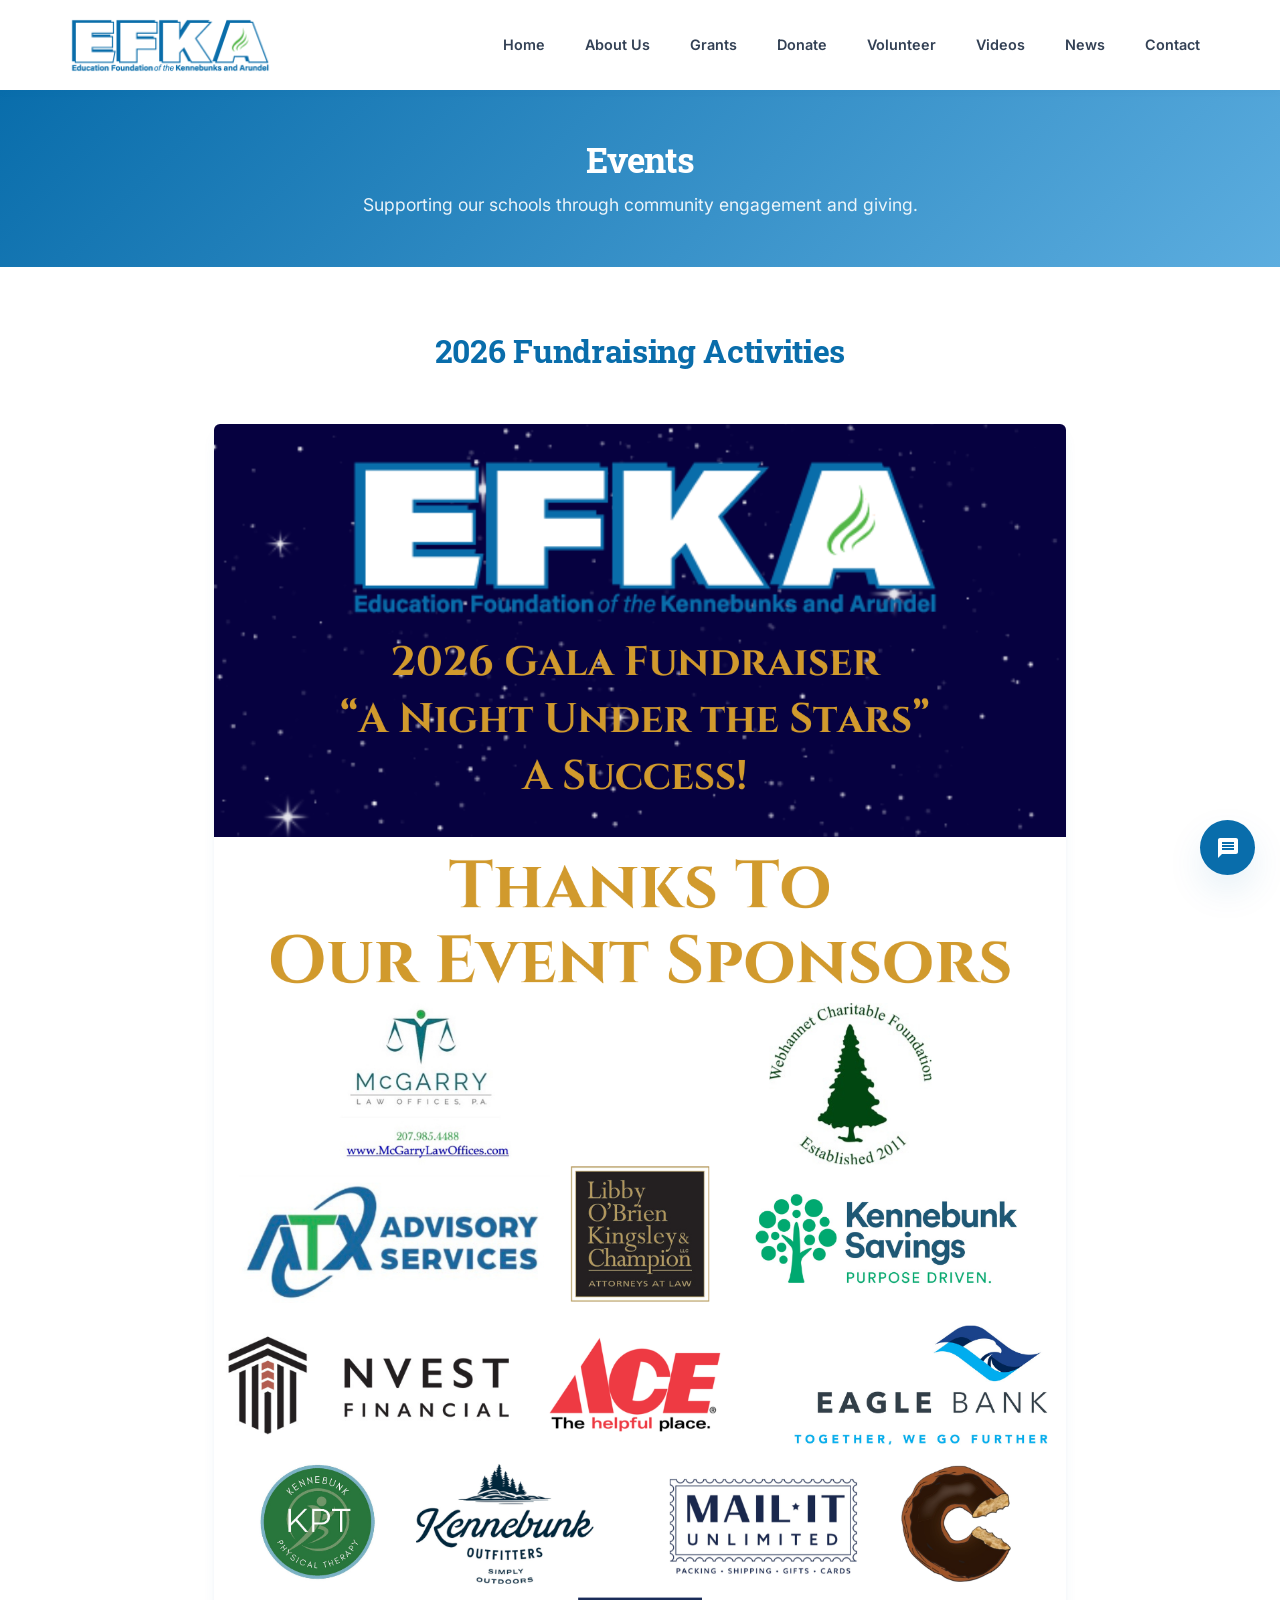
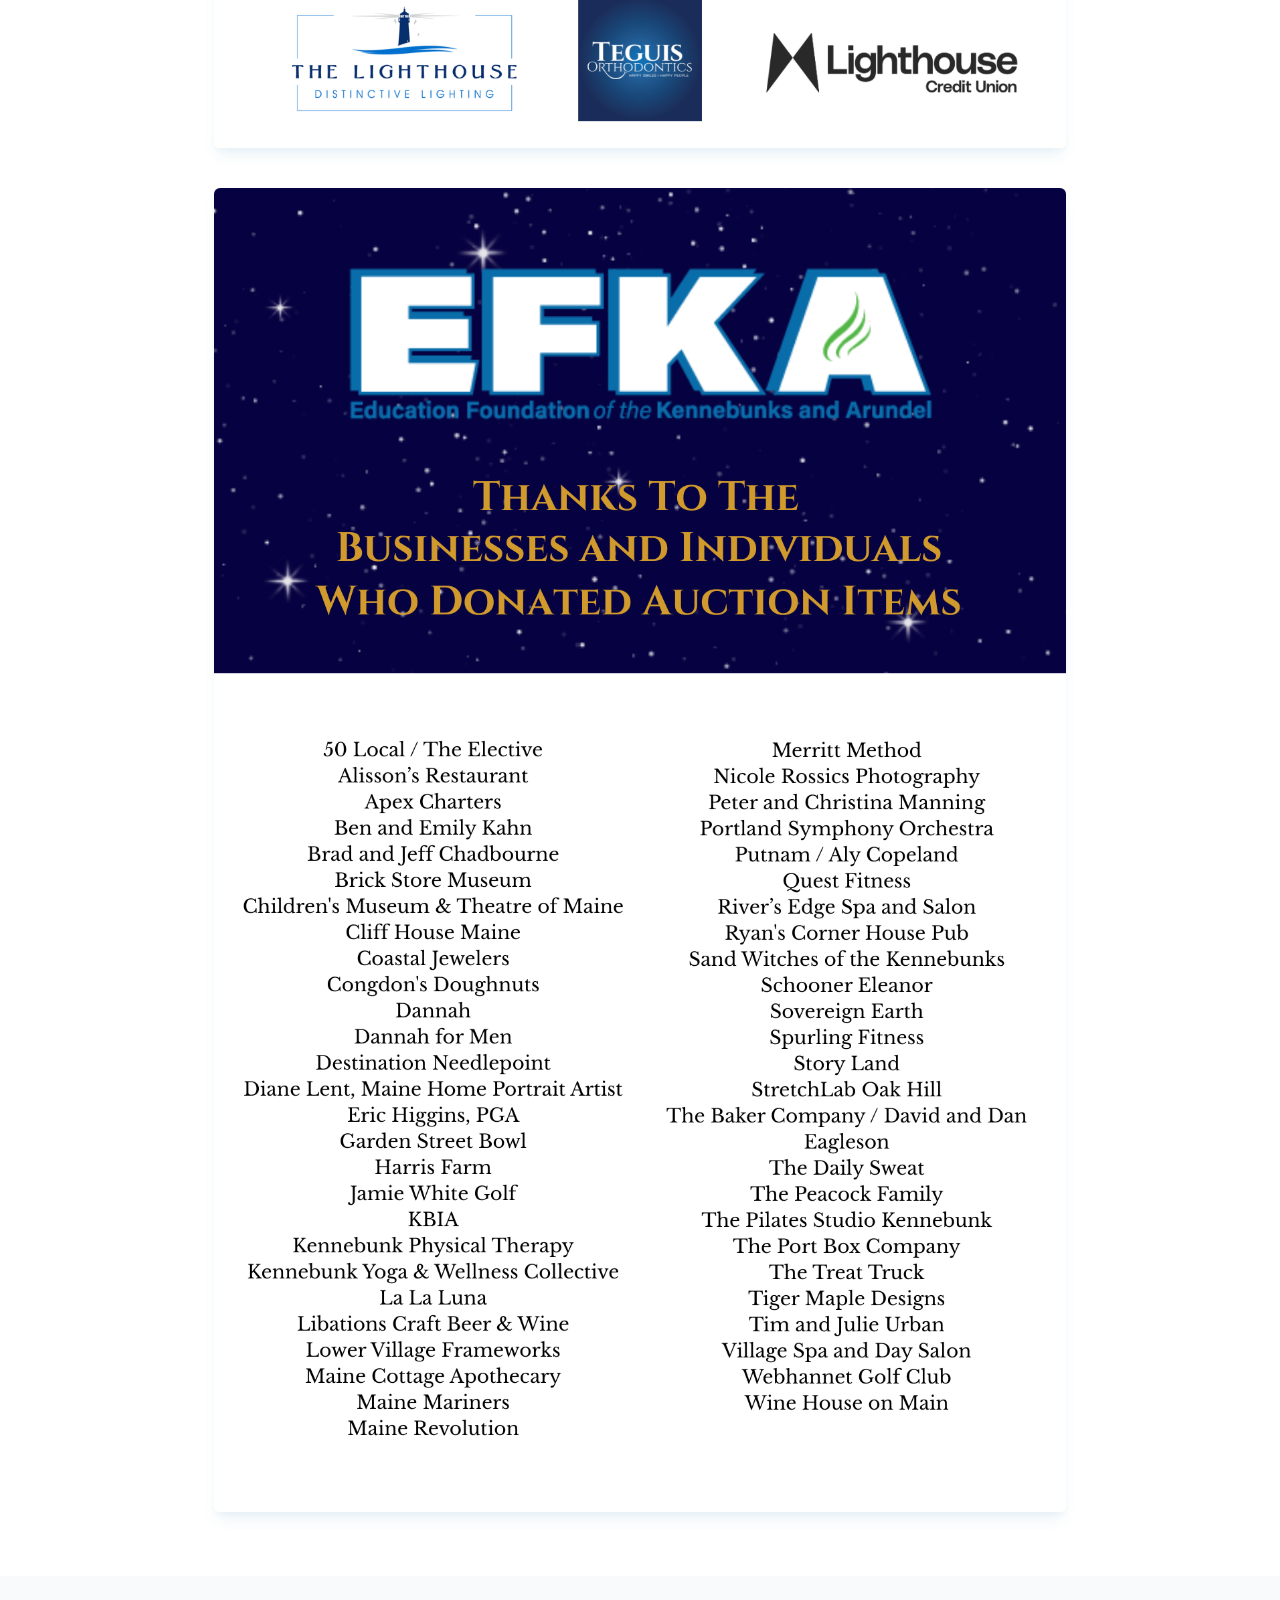
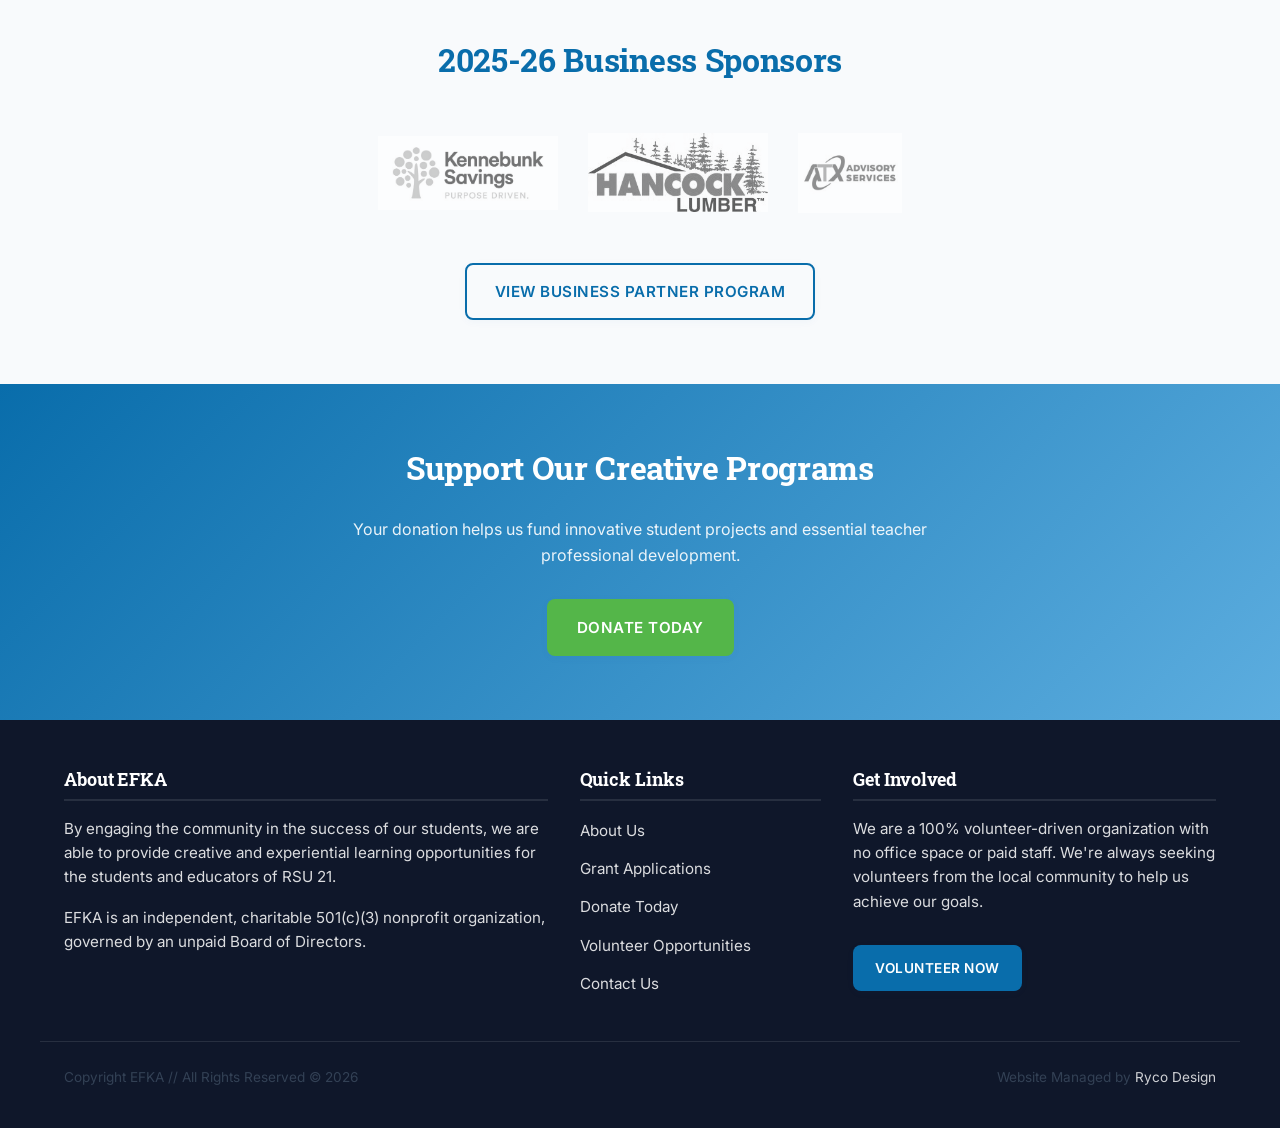
<file: events.html>
<!DOCTYPE html>
<html lang="en">
<head>
    <meta charset="UTF-8">
    <meta name="viewport" content="width=device-width, initial-scale=1.0">
    <title>Events - Education Foundation KA</title>
    <meta name="description" content="View details about current and past EFKA fundraising events, sponsors, and donors.">
    <link rel="stylesheet" href="css/style.css">
    <link rel="icon" type="image/png" href="assets/images/fav.png">
</head>
<body>

<a href="#main-content" class="skip-link">Skip to main content</a>

<header class="site-header">
    <div class="container header-container">
        <div class="logo">
            <a href="index.html">
                <img src="assets/images/efka_logo_web.png" alt="Education Foundation of the Kennebunks and Arundel">
            </a>
        </div>
        <button class="mobile-nav-toggle" aria-label="Toggle navigation" aria-expanded="false">
            <span></span>
            <span></span>
            <span></span>
        </button>
        <nav class="nav-container" aria-label="Main Navigation">
            <ul class="main-menu">
                <li class="menu-item"><a href="index.html">Home</a></li>
                <li class="menu-item "><a href="about-us.html">About Us</a></li>
                <li class="menu-item ">
                    <a href="index.html#grants">Grants</a>
                    <div class="dropdown-menu">
                        <a href="grant-applications.html">Grant Applications</a>
                        <a href="proposal-form.html">Proposal Form</a>
                        <a href="micro-grant.html">Micro Grant</a>
                        <a href="reflection-form.html">Reflection Form</a>
                    </div>
                </li>
                <li class="menu-item ">
                    <a href="donate.html">Donate</a>
                    <div class="dropdown-menu">
                        <a href="donate.html">Donate Today</a>
                        <a href="business-partner-program.html">Business Partner Program</a>
                    </div>
                </li>
                <li class="menu-item ">
                    <a href="index.html#volunteer">Volunteer</a>
                    <div class="dropdown-menu">
                        <a href="volunteer.html">Volunteer Opportunities</a>
                    </div>
                </li>
                <li class="menu-item "><a href="videos.html">Videos</a></li>
                <li class="menu-item "><a href="news.html">News</a></li>
                <li class="menu-item "><a href="contact-us.html">Contact</a></li>
            </ul>
        </nav>
    </div>
</header>

<main id="main-content">

<section class="page-intro">
    <div class="container text-center">
        <h1>Events</h1>
        <p>Supporting our schools through community engagement and giving.</p>
    </div>
</section>

<section class="section-padding">
    <div class="container" style="max-width: 900px;">
        <h2 class="text-center" style="margin-bottom: 45px;">2026 Fundraising Activities</h2>
        <div style="display: flex; flex-direction: column; gap: 40px; align-items: center;">
            <img src="assets/images/efka-post-event-flyer-thanks-to-event-sponsors-image.png" alt="Thank You Event Sponsors" style="border-radius: 6px; box-shadow: var(--shadow-medium); width: 100%;">
            <img src="assets/images/efka-post-event-flyer-2-thanks-to-auction-item-donors-image.png" alt="Thank You Auction Item Donors" style="border-radius: 6px; box-shadow: var(--shadow-medium); width: 100%;">
        </div>
    </div>
</section>

<section class="section-padding bg-light">
    <div class="container">
        <h2 class="text-center" style="margin-bottom: 45px;">2025-26 Business Sponsors</h2>
        <div class="sponsor-grid">
            <img class="sponsor-logo" src="assets/images/kennebunk-savings-logo-cmyk__ks_primary_logotag_fullcolor-1024x422.jpg" alt="Kennebunk Savings">
            <img class="sponsor-logo" src="assets/images/hancock-lumber-logo-300x131.jpg" alt="Hancock Lumber">
            <img class="sponsor-logo" src="assets/images/atx-advisory-servies-logo-options-01-jpg-1-300x232.jpg" alt="ATX Advisory Services">
        </div>
        <div class="text-center" style="margin-top: 30px;">
            <a href="business-partner-program.html" class="btn btn-outline-white" style="border-color: var(--primary); color: var(--primary);">View Business Partner Program</a>
        </div>
    </div>
</section>

<section class="section-padding" style="text-align: center; background: linear-gradient(135deg, var(--primary) 0%, var(--primary-light) 100%); color: white;">
    <div class="container">
        <h2 class="text-light" style="border: none;">Support Our Creative Programs</h2>
        <p style="max-width: 600px; margin: 20px auto 30px auto; color: rgba(255,255,255,0.9);">Your donation helps us fund innovative student projects and essential teacher professional development.</p>
        <a href="https://givebutter.com/general-donation-knbxev" target="_blank" rel="noopener" class="btn btn-accent">Donate Today</a>
    </div>
</section>

</main>

<footer class="site-footer" id="contact">
    <div class="container footer-grid">
        <div class="footer-widget">
            <h3>About EFKA</h3>
            <p>By engaging the community in the success of our students, we are able to provide creative and experiential learning opportunities for the students and educators of RSU 21.</p>
            <p style="margin-top: 15px;">EFKA is an independent, charitable 501(c)(3) nonprofit organization, governed by an unpaid Board of Directors.</p>
        </div>
        <div class="footer-widget">
            <h3>Quick Links</h3>
            <ul class="footer-links">
                <li><a href="about-us.html">About Us</a></li>
                <li><a href="grant-applications.html">Grant Applications</a></li>
                <li><a href="donate.html">Donate Today</a></li>
                <li><a href="volunteer.html">Volunteer Opportunities</a></li>
                <li><a href="contact-us.html">Contact Us</a></li>
            </ul>
        </div>
        <div class="footer-widget">
            <h3>Get Involved</h3>
            <p>We are a 100% volunteer-driven organization with no office space or paid staff. We're always seeking volunteers from the local community to help us achieve our goals.</p>
            <a href="volunteer.html" class="btn btn-primary" style="margin-top: 15px; font-size: 0.85rem; padding: 10px 20px;">Volunteer Now</a>
        </div>
    </div>
    <div class="container footer-bottom">
        <p>Copyright EFKA // All Rights Reserved &copy; 2026</p>
        <p>Website Managed by <a href="https://www.rycodesign.com" target="_blank" rel="noopener">Ryco Design</a></p>
    </div>
</footer>

<!-- Quick Contact Sliding Drawer Widget -->
<div class="quick-contact-container">
    <button class="quick-contact-trigger" aria-label="Toggle Quick Contact" aria-haspopup="dialog" aria-expanded="false">
        <svg class="message-icon" viewBox="0 0 24 24"><path d="M20 2H4c-1.1 0-1.99.9-1.99 2L2 22l4-4h14c1.1 0 2-.9 2-2V4c0-1.1-.9-2-2-2zm-2 12H6v-2h12v2zm0-3H6V9h12v2zm0-3H6V6h12v2z"/></svg>
        <svg class="close-icon" viewBox="0 0 24 24"><path d="M19 6.41L17.59 5 12 10.59 6.41 5 5 6.41 10.59 12 5 17.59 6.41 19 12 13.41 17.59 19 19 17.59 13.41 12z"/></svg>
    </button>
    <div class="quick-contact-drawer" role="dialog" aria-label="Quick Contact Form">
        <h3>Quick Contact</h3>
        <p>Send us an email and we'll get back to you asap.</p>
        <form id="quick-contact-form" class="interactive-form">
            <div class="form-group">
                <input type="text" name="qc_name" placeholder="Name" aria-label="Your Name" required>
            </div>
            <div class="form-group">
                <input type="email" name="qc_email" placeholder="Email" aria-label="Your Email Address" required>
            </div>
            <div class="form-group">
                <textarea name="qc_message" placeholder="Message" aria-label="Your Message" required></textarea>
            </div>
            <div class="checkbox-group">
                <input type="checkbox" id="qc_gdpr" name="qc_gdpr" required>
                <label for="qc_gdpr">I consent to Education Foundation KA collecting my details through this form.</label>
            </div>
            <button type="submit" class="btn btn-accent">Send Message</button>
        </form>
    </div>
</div>
<script src="js/script.js"></script>
</body>
</html>
</file>
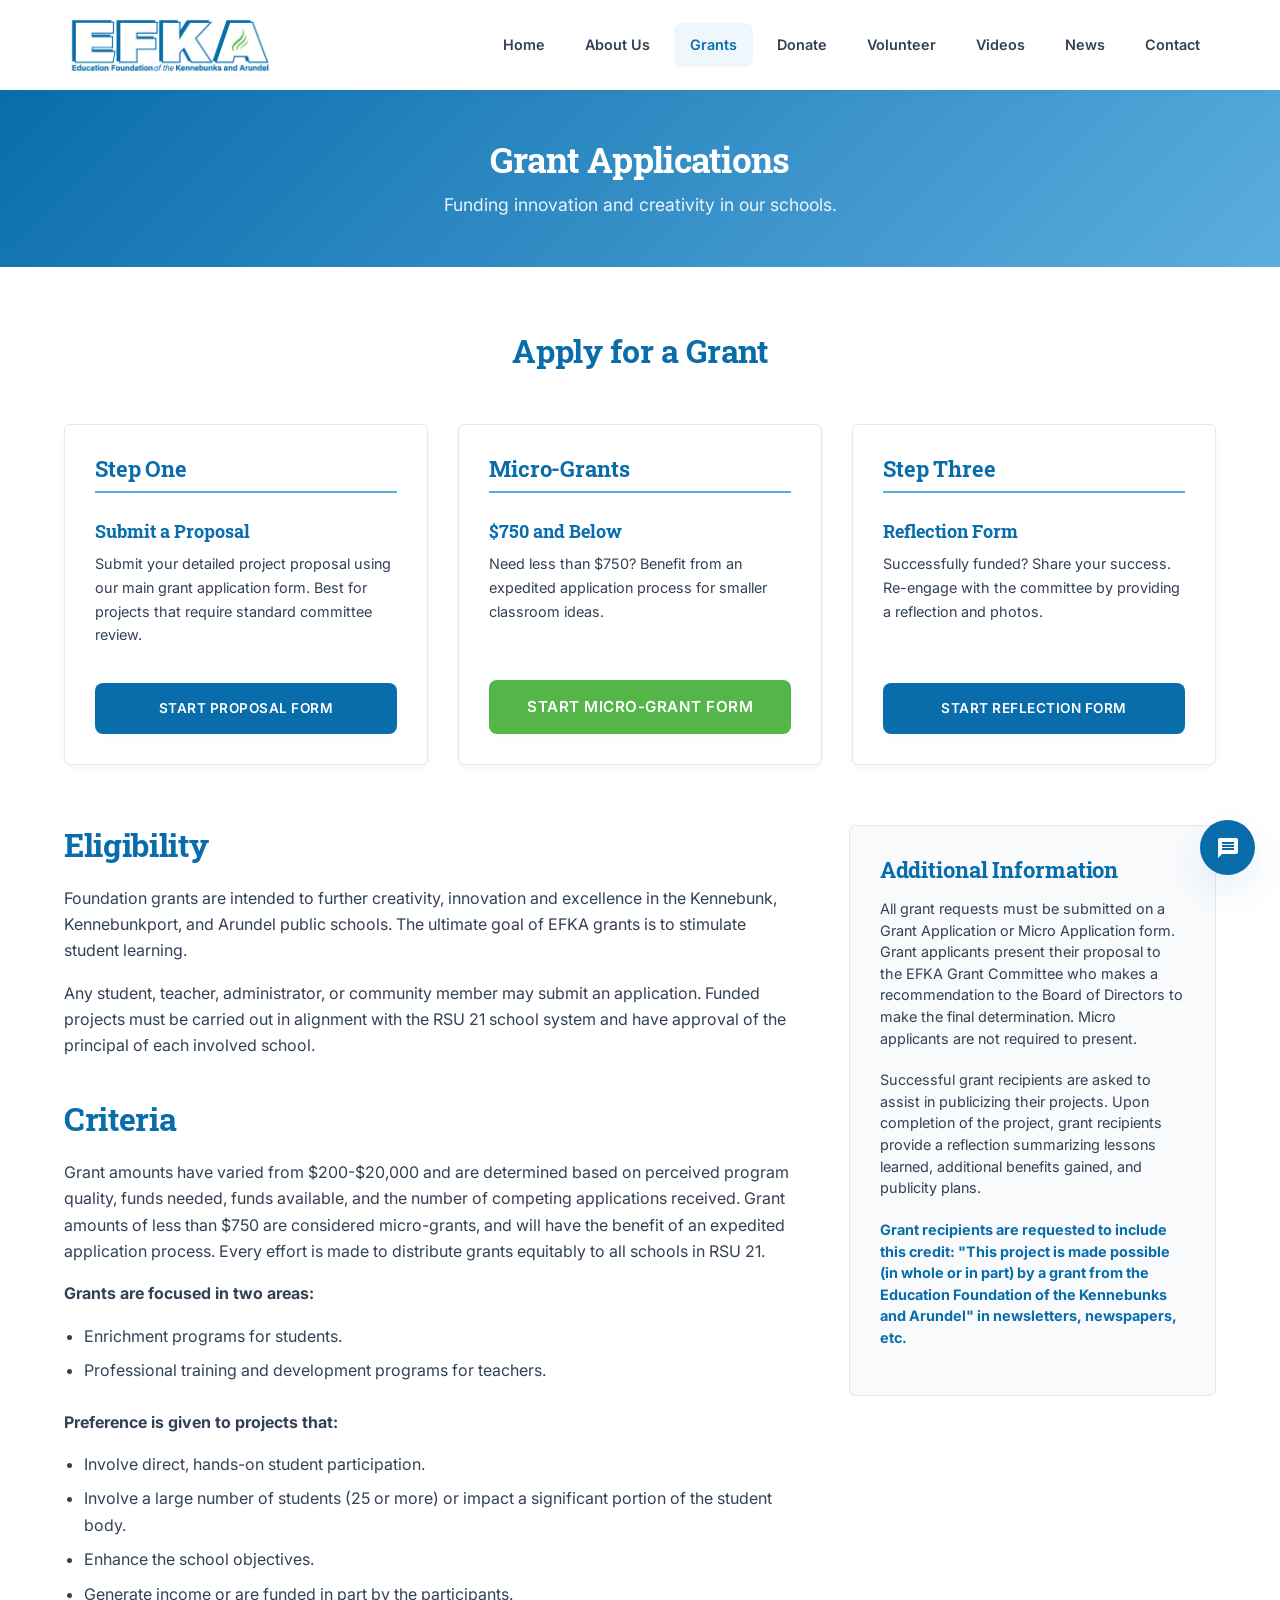
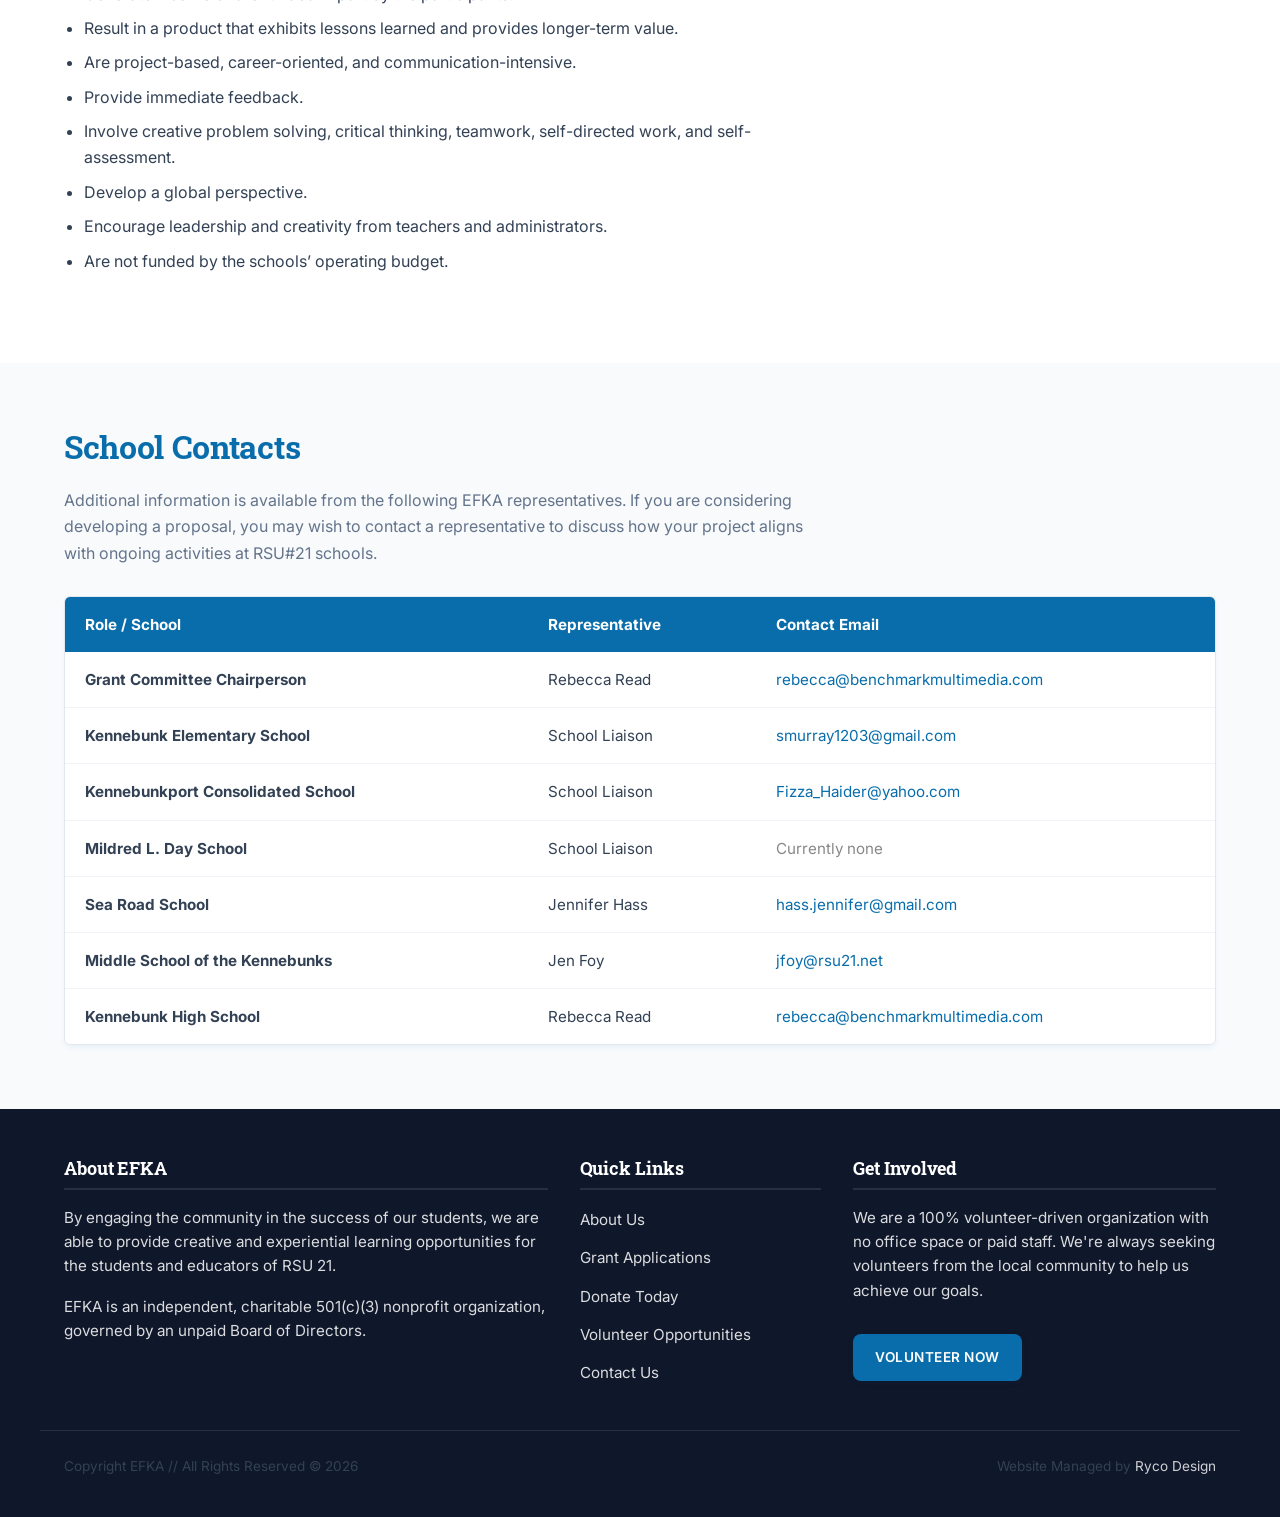
<file: grant-applications.html>
<!DOCTYPE html>
<html lang="en">
<head>
    <meta charset="UTF-8">
    <meta name="viewport" content="width=device-width, initial-scale=1.0">
    <title>Grant Applications - Education Foundation KA</title>
    <meta name="description" content="Learn how to apply for educational grants, view criteria, and check local contacts.">
    <link rel="stylesheet" href="css/style.css">
    <link rel="icon" type="image/png" href="assets/images/fav.png">
</head>
<body>

<a href="#main-content" class="skip-link">Skip to main content</a>

<header class="site-header">
    <div class="container header-container">
        <div class="logo">
            <a href="index.html">
                <img src="assets/images/efka_logo_web.png" alt="Education Foundation of the Kennebunks and Arundel">
            </a>
        </div>
        <button class="mobile-nav-toggle" aria-label="Toggle navigation" aria-expanded="false">
            <span></span>
            <span></span>
            <span></span>
        </button>
        <nav class="nav-container" aria-label="Main Navigation">
            <ul class="main-menu">
                <li class="menu-item"><a href="index.html">Home</a></li>
                <li class="menu-item "><a href="about-us.html">About Us</a></li>
                <li class="menu-item active">
                    <a href="index.html#grants">Grants</a>
                    <div class="dropdown-menu">
                        <a href="grant-applications.html">Grant Applications</a>
                        <a href="proposal-form.html">Proposal Form</a>
                        <a href="micro-grant.html">Micro Grant</a>
                        <a href="reflection-form.html">Reflection Form</a>
                    </div>
                </li>
                <li class="menu-item ">
                    <a href="donate.html">Donate</a>
                    <div class="dropdown-menu">
                        <a href="donate.html">Donate Today</a>
                        <a href="business-partner-program.html">Business Partner Program</a>
                    </div>
                </li>
                <li class="menu-item ">
                    <a href="index.html#volunteer">Volunteer</a>
                    <div class="dropdown-menu">
                        <a href="volunteer.html">Volunteer Opportunities</a>
                    </div>
                </li>
                <li class="menu-item "><a href="videos.html">Videos</a></li>
                <li class="menu-item "><a href="news.html">News</a></li>
                <li class="menu-item "><a href="contact-us.html">Contact</a></li>
            </ul>
        </nav>
    </div>
</header>

<main id="main-content">

<section class="page-intro">
    <div class="container text-center">
        <h1>Grant Applications</h1>
        <p>Funding innovation and creativity in our schools.</p>
    </div>
</section>

<section class="section-padding">
    <div class="container">
        <h2 class="text-center" style="margin-bottom: 45px;">Apply for a Grant</h2>
        
        <div style="display: grid; grid-template-columns: repeat(3, 1fr); gap: 30px; margin-bottom: 60px;">
            <div style="background: white; border: 1px solid var(--border-color); padding: 30px; border-radius: 6px; box-shadow: var(--shadow-subtle); display: flex; flex-direction: column;">
                <h3 style="color: var(--primary); border-bottom: 2px solid var(--primary-light); padding-bottom: 8px;">Step One</h3>
                <h4 style="margin-top: 15px; margin-bottom: 10px;">Submit a Proposal</h4>
                <p style="font-size: 0.9rem; flex-grow: 1;">Submit your detailed project proposal using our main grant application form. Best for projects that require standard committee review.</p>
                <a href="https://docs.google.com/forms/d/e/1FAIpQLSeF0OQACPeZe0RCJ3RqTxS8dNnbsCmnYeNNS1yeg8pWJBnuog/viewform?pli=1" class="btn btn-primary" style="margin-top: 20px; font-size: 0.85rem; padding: 12px 0; width: 100%;">Start Proposal Form</a>
            </div>
            
            <div style="background: white; border: 1px solid var(--border-color); padding: 30px; border-radius: 6px; box-shadow: var(--shadow-subtle); display: flex; flex-direction: column;">
                <h3 style="color: var(--primary); border-bottom: 2px solid var(--primary-light); padding-bottom: 8px;">Micro-Grants</h3>
                <h4 style="margin-top: 15px; margin-bottom: 10px;">$750 and Below</h4>
                <p style="font-size: 0.9rem; flex-grow: 1;">Need less than $750? Benefit from an expedited application process for smaller classroom ideas.</p>
                <a href="https://docs.google.com/forms/d/e/1FAIpQLSeF0OQACPeZe0RCJ3RqTxS8dNnbsCmnYeNNS1yeg8pWJBnuog/viewform?pli=1" class="btn btn-accent" style="margin-top: 20px; font-size: 0.８5rem; padding: 12px 0; width: 100%;">Start Micro-Grant Form</a>
            </div>
            
            <div style="background: white; border: 1px solid var(--border-color); padding: 30px; border-radius: 6px; box-shadow: var(--shadow-subtle); display: flex; flex-direction: column;">
                <h3 style="color: var(--primary); border-bottom: 2px solid var(--primary-light); padding-bottom: 8px;">Step Three</h3>
                <h4 style="margin-top: 15px; margin-bottom: 10px;">Reflection Form</h4>
                <p style="font-size: 0.9rem; flex-grow: 1;">Successfully funded? Share your success. Re-engage with the committee by providing a reflection and photos.</p>
                <a href="reflection-form.html" class="btn btn-primary" style="margin-top: 20px; font-size: 0.85rem; padding: 12px 0; width: 100%;">Start Reflection Form</a>
            </div>
        </div>

        <div class="about-sections-grid">
            <div>
                <h2>Eligibility</h2>
                <p>Foundation grants are intended to further creativity, innovation and excellence in the Kennebunk, Kennebunkport, and Arundel public schools. The ultimate goal of EFKA grants is to stimulate student learning.</p>
                <p>Any student, teacher, administrator, or community member may submit an application. Funded projects must be carried out in alignment with the RSU 21 school system and have approval of the principal of each involved school.</p>
                
                <h2 style="margin-top: 40px;">Criteria</h2>
                <p>Grant amounts have varied from $200-$20,000 and are determined based on perceived program quality, funds needed, funds available, and the number of competing applications received. Grant amounts of less than $750 are considered micro-grants, and will have the benefit of an expedited application process. Every effort is made to distribute grants equitably to all schools in RSU 21.</p>
                
                <p><strong>Grants are focused in two areas:</strong></p>
                <ul style="list-style-type: disc; margin-left: 20px; margin-bottom: 25px;">
                    <li style="margin-bottom: 8px;">Enrichment programs for students.</li>
                    <li style="margin-bottom: 8px;">Professional training and development programs for teachers.</li>
                </ul>

                <p><strong>Preference is given to projects that:</strong></p>
                <ul style="list-style-type: disc; margin-left: 20px; margin-bottom: 25px;">
                    <li style="margin-bottom: 8px;">Involve direct, hands-on student participation.</li>
                    <li style="margin-bottom: 8px;">Involve a large number of students (25 or more) or impact a significant portion of the student body.</li>
                    <li style="margin-bottom: 8px;">Enhance the school objectives.</li>
                    <li style="margin-bottom: 8px;">Generate income or are funded in part by the participants.</li>
                    <li style="margin-bottom: 8px;">Result in a product that exhibits lessons learned and provides longer-term value.</li>
                    <li style="margin-bottom: 8px;">Are project-based, career-oriented, and communication-intensive.</li>
                    <li style="margin-bottom: 8px;">Provide immediate feedback.</li>
                    <li style="margin-bottom: 8px;">Involve creative problem solving, critical thinking, teamwork, self-directed work, and self-assessment.</li>
                    <li style="margin-bottom: 8px;">Develop a global perspective.</li>
                    <li style="margin-bottom: 8px;">Encourage leadership and creativity from teachers and administrators.</li>
                    <li style="margin-bottom: 8px;">Are not funded by the schools’ operating budget.</li>
                </ul>
            </div>
            
            <div style="background-color: var(--bg-light); border: 1px solid var(--border-color); padding: 30px; border-radius: 6px; height: fit-content;">
                <h3>Additional Information</h3>
                
                <p style="font-size: 0.9rem; margin-top: 15px; margin-bottom: 20px; line-height: 1.5;">
                    All grant requests must be submitted on a Grant Application or Micro Application form. Grant applicants present their proposal to the EFKA Grant Committee who makes a recommendation to the Board of Directors to make the final determination. Micro applicants are not required to present.
                </p>
                <p style="font-size: 0.9rem; margin-bottom: 20px; line-height: 1.5;">
                    Successful grant recipients are asked to assist in publicizing their projects. Upon completion of the project, grant recipients provide a reflection summarizing lessons learned, additional benefits gained, and publicity plans.
                </p>
                <p style="font-size: 0.9rem; font-weight: bold; color: var(--primary); line-height: 1.5;">
                    Grant recipients are requested to include this credit: "This project is made possible (in whole or in part) by a grant from the Education Foundation of the Kennebunks and Arundel" in newsletters, newspapers, etc.
                </p>
            </div>
        </div>
    </div>
</section>

<section class="section-padding bg-light">
    <div class="container">
        <h2>School Contacts</h2>
        <p class="text-muted" style="margin-bottom: 30px;">Additional information is available from the following EFKA representatives. If you are considering developing a proposal, you may wish to contact a representative to discuss how your project aligns with ongoing activities at RSU#21 schools.</p>
        
        <div style="overflow-x: auto; background: white; border-radius: 6px; border: 1px solid var(--border-color); box-shadow: var(--shadow-subtle);">
            <table style="width: 100%; border-collapse: collapse; text-align: left; font-size: 0.95rem;">
                <thead>
                    <tr style="background-color: var(--primary); color: white;">
                        <th style="padding: 15px 20px;">Role / School</th>
                        <th style="padding: 15px 20px;">Representative</th>
                        <th style="padding: 15px 20px;">Contact Email</th>
                    </tr>
                </thead>
                <tbody>
                    <tr style="border-bottom: 1px solid var(--border-color-light);">
                        <td style="padding: 15px 20px; font-weight: bold;">Grant Committee Chairperson</td>
                        <td style="padding: 15px 20px;">Rebecca Read</td>
                        <td style="padding: 15px 20px;"><a href="mailto:rebecca@benchmarkmultimedia.com">rebecca@benchmarkmultimedia.com</a></td>
                    </tr>
                    <tr style="border-bottom: 1px solid var(--border-color-light);">
                        <td style="padding: 15px 20px; font-weight: bold;">Kennebunk Elementary School</td>
                        <td style="padding: 15px 20px;">School Liaison</td>
                        <td style="padding: 15px 20px;"><a href="mailto:smurray1203@gmail.com">smurray1203@gmail.com</a></td>
                    </tr>
                    <tr style="border-bottom: 1px solid var(--border-color-light);">
                        <td style="padding: 15px 20px; font-weight: bold;">Kennebunkport Consolidated School</td>
                        <td style="padding: 15px 20px;">School Liaison</td>
                        <td style="padding: 15px 20px;"><a href="mailto:Fizza_Haider@yahoo.com">Fizza_Haider@yahoo.com</a></td>
                    </tr>
                    <tr style="border-bottom: 1px solid var(--border-color-light);">
                        <td style="padding: 15px 20px; font-weight: bold;">Mildred L. Day School</td>
                        <td style="padding: 15px 20px;">School Liaison</td>
                        <td style="padding: 15px 20px; color: #888;">Currently none</td>
                    </tr>
                    <tr style="border-bottom: 1px solid var(--border-color-light);">
                        <td style="padding: 15px 20px; font-weight: bold;">Sea Road School</td>
                        <td style="padding: 15px 20px;">Jennifer Hass</td>
                        <td style="padding: 15px 20px;"><a href="mailto:hass.jennifer@gmail.com">hass.jennifer@gmail.com</a></td>
                    </tr>
                    <tr style="border-bottom: 1px solid var(--border-color-light);">
                        <td style="padding: 15px 20px; font-weight: bold;">Middle School of the Kennebunks</td>
                        <td style="padding: 15px 20px;">Jen Foy</td>
                        <td style="padding: 15px 20px;"><a href="mailto:jfoy@rsu21.net">jfoy@rsu21.net</a></td>
                    </tr>
                    <tr>
                        <td style="padding: 15px 20px; font-weight: bold;">Kennebunk High School</td>
                        <td style="padding: 15px 20px;">Rebecca Read</td>
                        <td style="padding: 15px 20px;"><a href="mailto:rebecca@benchmarkmultimedia.com">rebecca@benchmarkmultimedia.com</a></td>
                    </tr>
                </tbody>
            </table>
        </div>
    </div>
</section>

</main>

<footer class="site-footer" id="contact">
    <div class="container footer-grid">
        <div class="footer-widget">
            <h3>About EFKA</h3>
            <p>By engaging the community in the success of our students, we are able to provide creative and experiential learning opportunities for the students and educators of RSU 21.</p>
            <p style="margin-top: 15px;">EFKA is an independent, charitable 501(c)(3) nonprofit organization, governed by an unpaid Board of Directors.</p>
        </div>
        <div class="footer-widget">
            <h3>Quick Links</h3>
            <ul class="footer-links">
                <li><a href="about-us.html">About Us</a></li>
                <li><a href="grant-applications.html">Grant Applications</a></li>
                <li><a href="donate.html">Donate Today</a></li>
                <li><a href="volunteer.html">Volunteer Opportunities</a></li>
                <li><a href="contact-us.html">Contact Us</a></li>
            </ul>
        </div>
        <div class="footer-widget">
            <h3>Get Involved</h3>
            <p>We are a 100% volunteer-driven organization with no office space or paid staff. We're always seeking volunteers from the local community to help us achieve our goals.</p>
            <a href="volunteer.html" class="btn btn-primary" style="margin-top: 15px; font-size: 0.85rem; padding: 10px 20px;">Volunteer Now</a>
        </div>
    </div>
    <div class="container footer-bottom">
        <p>Copyright EFKA // All Rights Reserved &copy; 2026</p>
        <p>Website Managed by <a href="https://www.rycodesign.com" target="_blank" rel="noopener">Ryco Design</a></p>
    </div>
</footer>

<!-- Quick Contact Sliding Drawer Widget -->
<div class="quick-contact-container">
    <button class="quick-contact-trigger" aria-label="Toggle Quick Contact" aria-haspopup="dialog" aria-expanded="false">
        <svg class="message-icon" viewBox="0 0 24 24"><path d="M20 2H4c-1.1 0-1.99.9-1.99 2L2 22l4-4h14c1.1 0 2-.9 2-2V4c0-1.1-.9-2-2-2zm-2 12H6v-2h12v2zm0-3H6V9h12v2zm0-3H6V6h12v2z"/></svg>
        <svg class="close-icon" viewBox="0 0 24 24"><path d="M19 6.41L17.59 5 12 10.59 6.41 5 5 6.41 10.59 12 5 17.59 6.41 19 12 13.41 17.59 19 19 17.59 13.41 12z"/></svg>
    </button>
    <div class="quick-contact-drawer" role="dialog" aria-label="Quick Contact Form">
        <h3>Quick Contact</h3>
        <p>Send us an email and we'll get back to you asap.</p>
        <form id="quick-contact-form" class="interactive-form">
            <div class="form-group">
                <input type="text" name="qc_name" placeholder="Name" aria-label="Your Name" required>
            </div>
            <div class="form-group">
                <input type="email" name="qc_email" placeholder="Email" aria-label="Your Email Address" required>
            </div>
            <div class="form-group">
                <textarea name="qc_message" placeholder="Message" aria-label="Your Message" required></textarea>
            </div>
            <div class="checkbox-group">
                <input type="checkbox" id="qc_gdpr" name="qc_gdpr" required>
                <label for="qc_gdpr">I consent to Education Foundation KA collecting my details through this form.</label>
            </div>
            <button type="submit" class="btn btn-accent">Send Message</button>
        </form>
    </div>
</div>
<script src="js/script.js"></script>
</body>
</html>
</file>
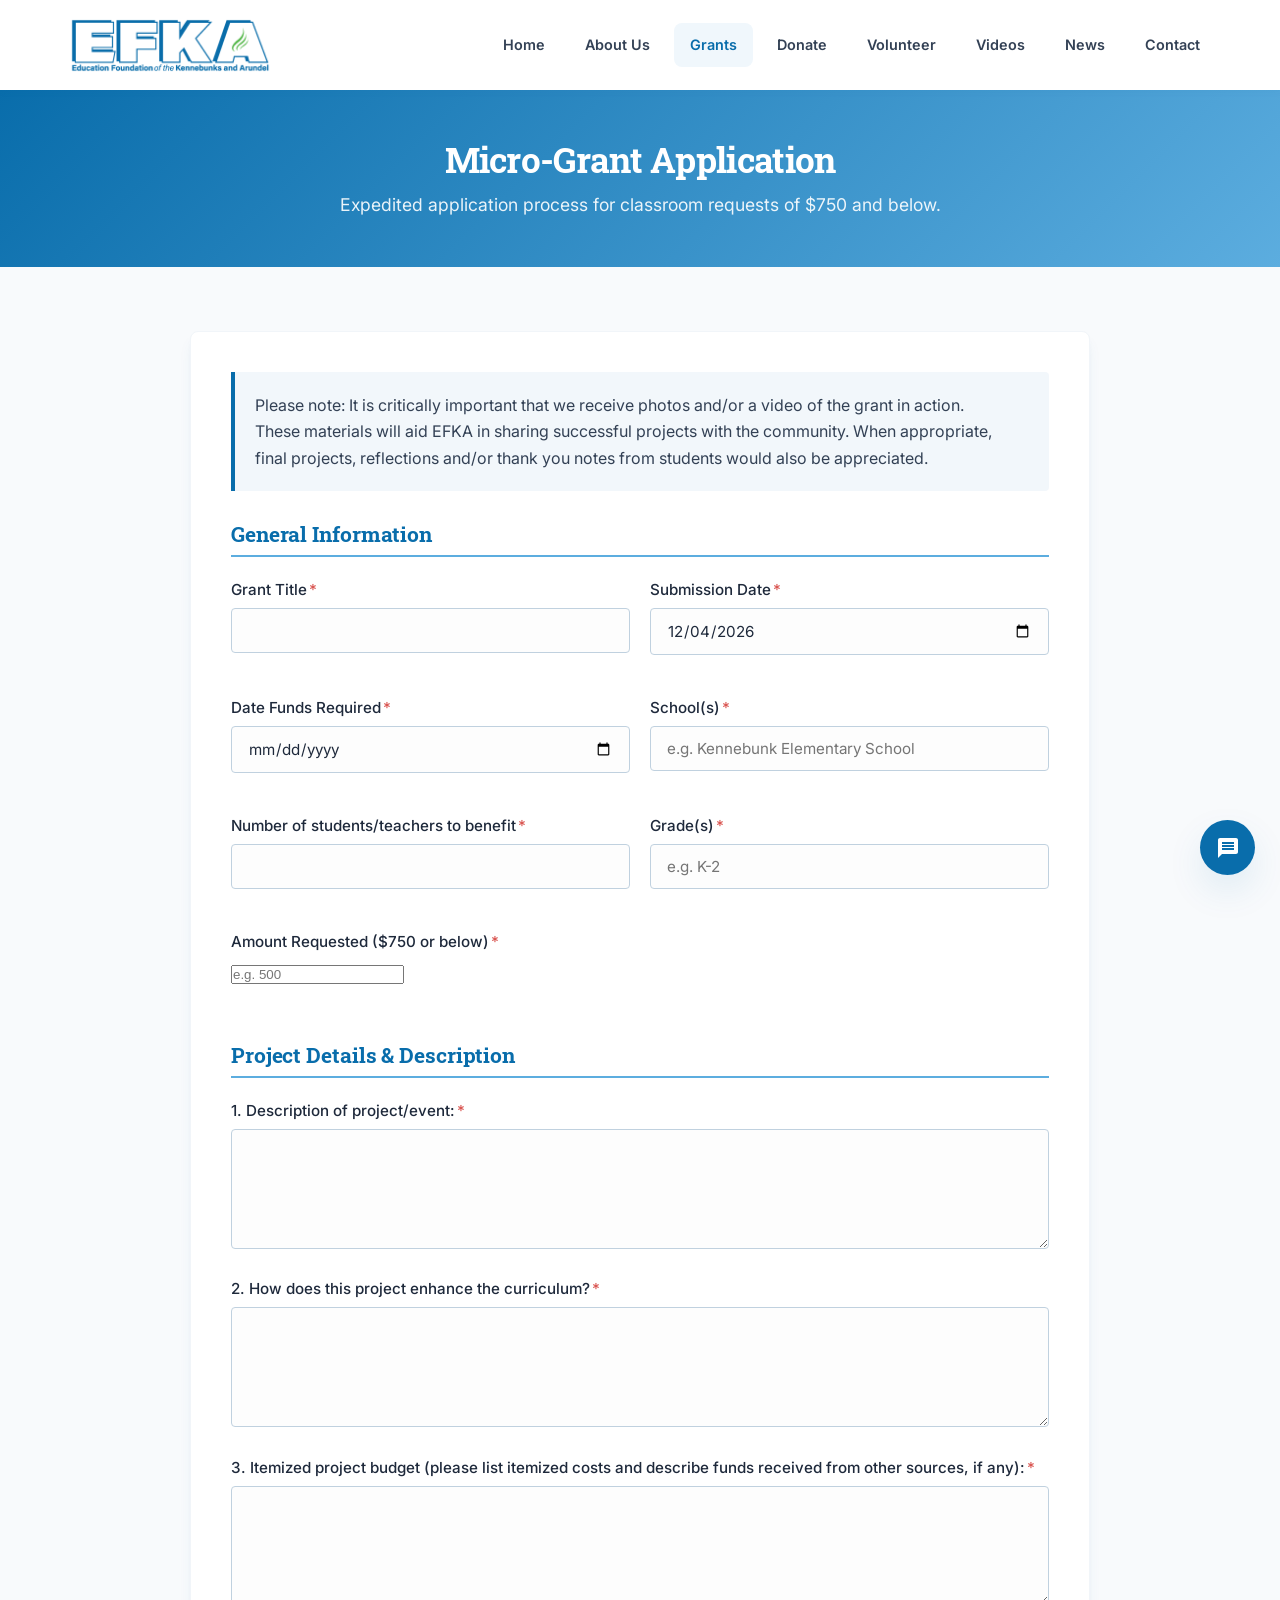
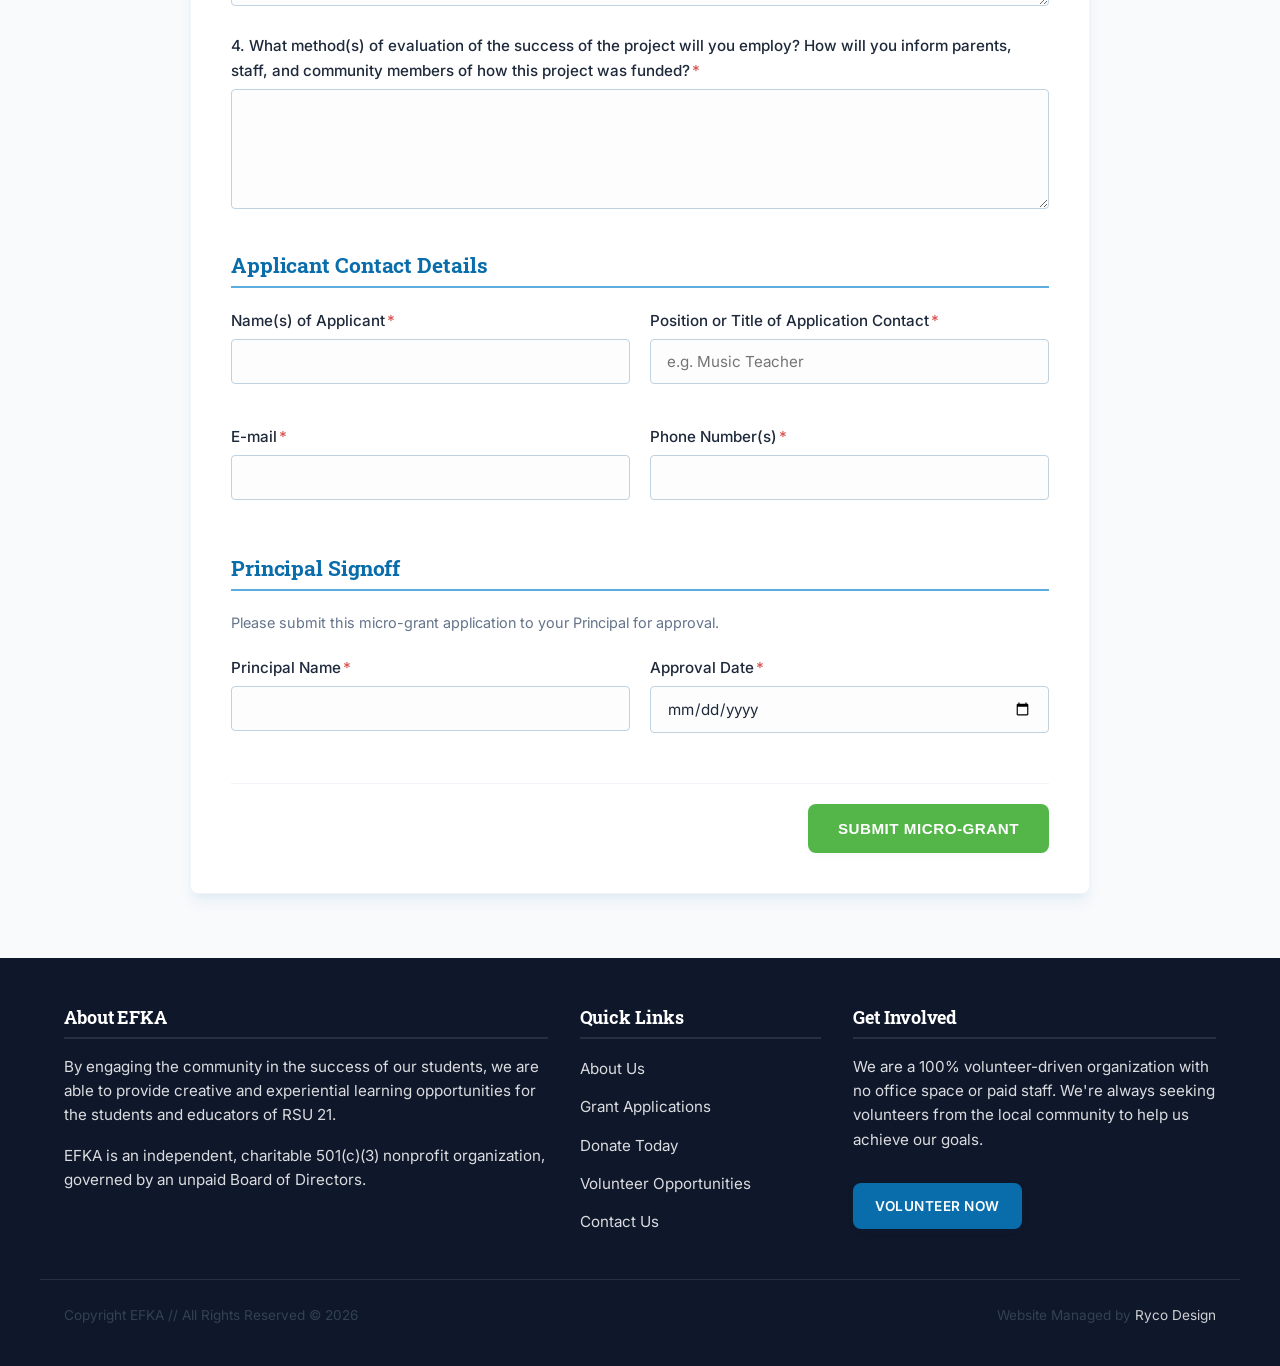
<file: micro-grant.html>
<!DOCTYPE html>
<html lang="en">
<head>
    <meta charset="UTF-8">
    <meta name="viewport" content="width=device-width, initial-scale=1.0">
    <title>Micro Grant - Education Foundation KA</title>
    <meta name="description" content="Apply for an EFKA Micro Grant for educational projects under $750.">
    <link rel="stylesheet" href="css/style.css">
    <link rel="icon" type="image/png" href="assets/images/fav.png">
</head>
<body>

<a href="#main-content" class="skip-link">Skip to main content</a>

<header class="site-header">
    <div class="container header-container">
        <div class="logo">
            <a href="index.html">
                <img src="assets/images/efka_logo_web.png" alt="Education Foundation of the Kennebunks and Arundel">
            </a>
        </div>
        <button class="mobile-nav-toggle" aria-label="Toggle navigation" aria-expanded="false">
            <span></span>
            <span></span>
            <span></span>
        </button>
        <nav class="nav-container" aria-label="Main Navigation">
            <ul class="main-menu">
                <li class="menu-item"><a href="index.html">Home</a></li>
                <li class="menu-item "><a href="about-us.html">About Us</a></li>
                <li class="menu-item active">
                    <a href="index.html#grants">Grants</a>
                    <div class="dropdown-menu">
                        <a href="grant-applications.html">Grant Applications</a>
                        <a href="proposal-form.html">Proposal Form</a>
                        <a href="micro-grant.html">Micro Grant</a>
                        <a href="reflection-form.html">Reflection Form</a>
                    </div>
                </li>
                <li class="menu-item ">
                    <a href="donate.html">Donate</a>
                    <div class="dropdown-menu">
                        <a href="donate.html">Donate Today</a>
                        <a href="business-partner-program.html">Business Partner Program</a>
                    </div>
                </li>
                <li class="menu-item ">
                    <a href="index.html#volunteer">Volunteer</a>
                    <div class="dropdown-menu">
                        <a href="volunteer.html">Volunteer Opportunities</a>
                    </div>
                </li>
                <li class="menu-item "><a href="videos.html">Videos</a></li>
                <li class="menu-item "><a href="news.html">News</a></li>
                <li class="menu-item "><a href="contact-us.html">Contact</a></li>
            </ul>
        </nav>
    </div>
</header>

<main id="main-content">

<section class="page-intro">
    <div class="container text-center">
        <h1>Micro-Grant Application</h1>
        <p>Expedited application process for classroom requests of $750 and below.</p>
    </div>
</section>

<section class="section-padding bg-light">
    <div class="container">
        <div class="form-container">
            <div class="form-info-box">
                <p>Please note: It is critically important that we receive photos and/or a video of the grant in action. These materials will aid EFKA in sharing successful projects with the community. When appropriate, final projects, reflections and/or thank you notes from students would also be appreciated.</p>
            </div>
            
            <form id="micro-grant-form" class="interactive-form">
                <h3 class="form-section-title">General Information</h3>
                <div class="form-grid">
                    <div class="form-group">
                        <label for="grant_title">Grant Title<span class="required-star">*</span></label>
                        <input type="text" id="grant_title" name="grant_title" required>
                    </div>
                    <div class="form-group">
                        <label for="sub_date">Submission Date<span class="required-star">*</span></label>
                        <input type="date" id="sub_date" name="sub_date" required>
                    </div>
                    <div class="form-group">
                        <label for="funds_req_date">Date Funds Required<span class="required-star">*</span></label>
                        <input type="date" id="funds_req_date" name="funds_req_date" required>
                    </div>
                    <div class="form-group">
                        <label for="schools">School(s)<span class="required-star">*</span></label>
                        <input type="text" id="schools" name="schools" placeholder="e.g. Kennebunk Elementary School" required>
                    </div>
                    <div class="form-group">
                        <label for="benefit_count">Number of students/teachers to benefit<span class="required-star">*</span></label>
                        <input type="text" id="benefit_count" name="benefit_count" required>
                    </div>
                    <div class="form-group">
                        <label for="grades">Grade(s)<span class="required-star">*</span></label>
                        <input type="text" id="grades" name="grades" placeholder="e.g. K-2" required>
                    </div>
                    <div class="form-group">
                        <label for="amount_requested">Amount Requested ($750 or below)<span class="required-star">*</span></label>
                        <input type="number" id="amount_requested" name="amount_requested" max="750" placeholder="e.g. 500" required>
                    </div>
                </div>

                <h3 class="form-section-title">Project Details & Description</h3>
                <div class="form-group full-width">
                    <label for="description">1. Description of project/event:<span class="required-star">*</span></label>
                    <textarea id="description" name="description" required></textarea>
                </div>
                <div class="form-group full-width">
                    <label for="curriculum">2. How does this project enhance the curriculum?<span class="required-star">*</span></label>
                    <textarea id="curriculum" name="curriculum" required></textarea>
                </div>
                <div class="form-group full-width">
                    <label for="budget">3. Itemized project budget (please list itemized costs and describe funds received from other sources, if any):<span class="required-star">*</span></label>
                    <textarea id="budget" name="budget" required></textarea>
                </div>
                <div class="form-group full-width">
                    <label for="evaluation">4. What method(s) of evaluation of the success of the project will you employ? How will you inform parents, staff, and community members of how this project was funded?<span class="required-star">*</span></label>
                    <textarea id="evaluation" name="evaluation" required></textarea>
                </div>

                <h3 class="form-section-title">Applicant Contact Details</h3>
                <div class="form-grid">
                    <div class="form-group">
                        <label for="applicant_name">Name(s) of Applicant<span class="required-star">*</span></label>
                        <input type="text" id="applicant_name" name="applicant_name" required>
                    </div>
                    <div class="form-group">
                        <label for="applicant_title">Position or Title of Application Contact<span class="required-star">*</span></label>
                        <input type="text" id="applicant_title" name="applicant_title" placeholder="e.g. Music Teacher" required>
                    </div>
                    <div class="form-group">
                        <label for="email">E-mail<span class="required-star">*</span></label>
                        <input type="email" id="email" name="email" required>
                    </div>
                    <div class="form-group">
                        <label for="phone">Phone Number(s)<span class="required-star">*</span></label>
                        <input type="text" id="phone" name="phone" required>
                    </div>
                </div>

                <h3 class="form-section-title">Principal Signoff</h3>
                <p style="font-size: 0.9rem; margin-bottom: 20px; color: var(--text-muted);">Please submit this micro-grant application to your Principal for approval.</p>
                <div class="form-grid">
                    <div class="form-group">
                        <label for="principal">Principal Name<span class="required-star">*</span></label>
                        <input type="text" id="principal" name="principal" required>
                    </div>
                    <div class="form-group">
                        <label for="principal_date">Approval Date<span class="required-star">*</span></label>
                        <input type="date" id="principal_date" name="principal_date" required>
                    </div>
                </div>

                <div class="form-actions">
                    <button type="submit" class="btn btn-accent">Submit Micro-Grant</button>
                </div>
            </form>
        </div>
    </div>
</section>

</main>

<footer class="site-footer" id="contact">
    <div class="container footer-grid">
        <div class="footer-widget">
            <h3>About EFKA</h3>
            <p>By engaging the community in the success of our students, we are able to provide creative and experiential learning opportunities for the students and educators of RSU 21.</p>
            <p style="margin-top: 15px;">EFKA is an independent, charitable 501(c)(3) nonprofit organization, governed by an unpaid Board of Directors.</p>
        </div>
        <div class="footer-widget">
            <h3>Quick Links</h3>
            <ul class="footer-links">
                <li><a href="about-us.html">About Us</a></li>
                <li><a href="grant-applications.html">Grant Applications</a></li>
                <li><a href="donate.html">Donate Today</a></li>
                <li><a href="volunteer.html">Volunteer Opportunities</a></li>
                <li><a href="contact-us.html">Contact Us</a></li>
            </ul>
        </div>
        <div class="footer-widget">
            <h3>Get Involved</h3>
            <p>We are a 100% volunteer-driven organization with no office space or paid staff. We're always seeking volunteers from the local community to help us achieve our goals.</p>
            <a href="volunteer.html" class="btn btn-primary" style="margin-top: 15px; font-size: 0.85rem; padding: 10px 20px;">Volunteer Now</a>
        </div>
    </div>
    <div class="container footer-bottom">
        <p>Copyright EFKA // All Rights Reserved &copy; 2026</p>
        <p>Website Managed by <a href="https://www.rycodesign.com" target="_blank" rel="noopener">Ryco Design</a></p>
    </div>
</footer>

<!-- Quick Contact Sliding Drawer Widget -->
<div class="quick-contact-container">
    <button class="quick-contact-trigger" aria-label="Toggle Quick Contact" aria-haspopup="dialog" aria-expanded="false">
        <svg class="message-icon" viewBox="0 0 24 24"><path d="M20 2H4c-1.1 0-1.99.9-1.99 2L2 22l4-4h14c1.1 0 2-.9 2-2V4c0-1.1-.9-2-2-2zm-2 12H6v-2h12v2zm0-3H6V9h12v2zm0-3H6V6h12v2z"/></svg>
        <svg class="close-icon" viewBox="0 0 24 24"><path d="M19 6.41L17.59 5 12 10.59 6.41 5 5 6.41 10.59 12 5 17.59 6.41 19 12 13.41 17.59 19 19 17.59 13.41 12z"/></svg>
    </button>
    <div class="quick-contact-drawer" role="dialog" aria-label="Quick Contact Form">
        <h3>Quick Contact</h3>
        <p>Send us an email and we'll get back to you asap.</p>
        <form id="quick-contact-form" class="interactive-form">
            <div class="form-group">
                <input type="text" name="qc_name" placeholder="Name" aria-label="Your Name" required>
            </div>
            <div class="form-group">
                <input type="email" name="qc_email" placeholder="Email" aria-label="Your Email Address" required>
            </div>
            <div class="form-group">
                <textarea name="qc_message" placeholder="Message" aria-label="Your Message" required></textarea>
            </div>
            <div class="checkbox-group">
                <input type="checkbox" id="qc_gdpr" name="qc_gdpr" required>
                <label for="qc_gdpr">I consent to Education Foundation KA collecting my details through this form.</label>
            </div>
            <button type="submit" class="btn btn-accent">Send Message</button>
        </form>
    </div>
</div>
<script src="js/script.js"></script>
</body>
</html>
</file>
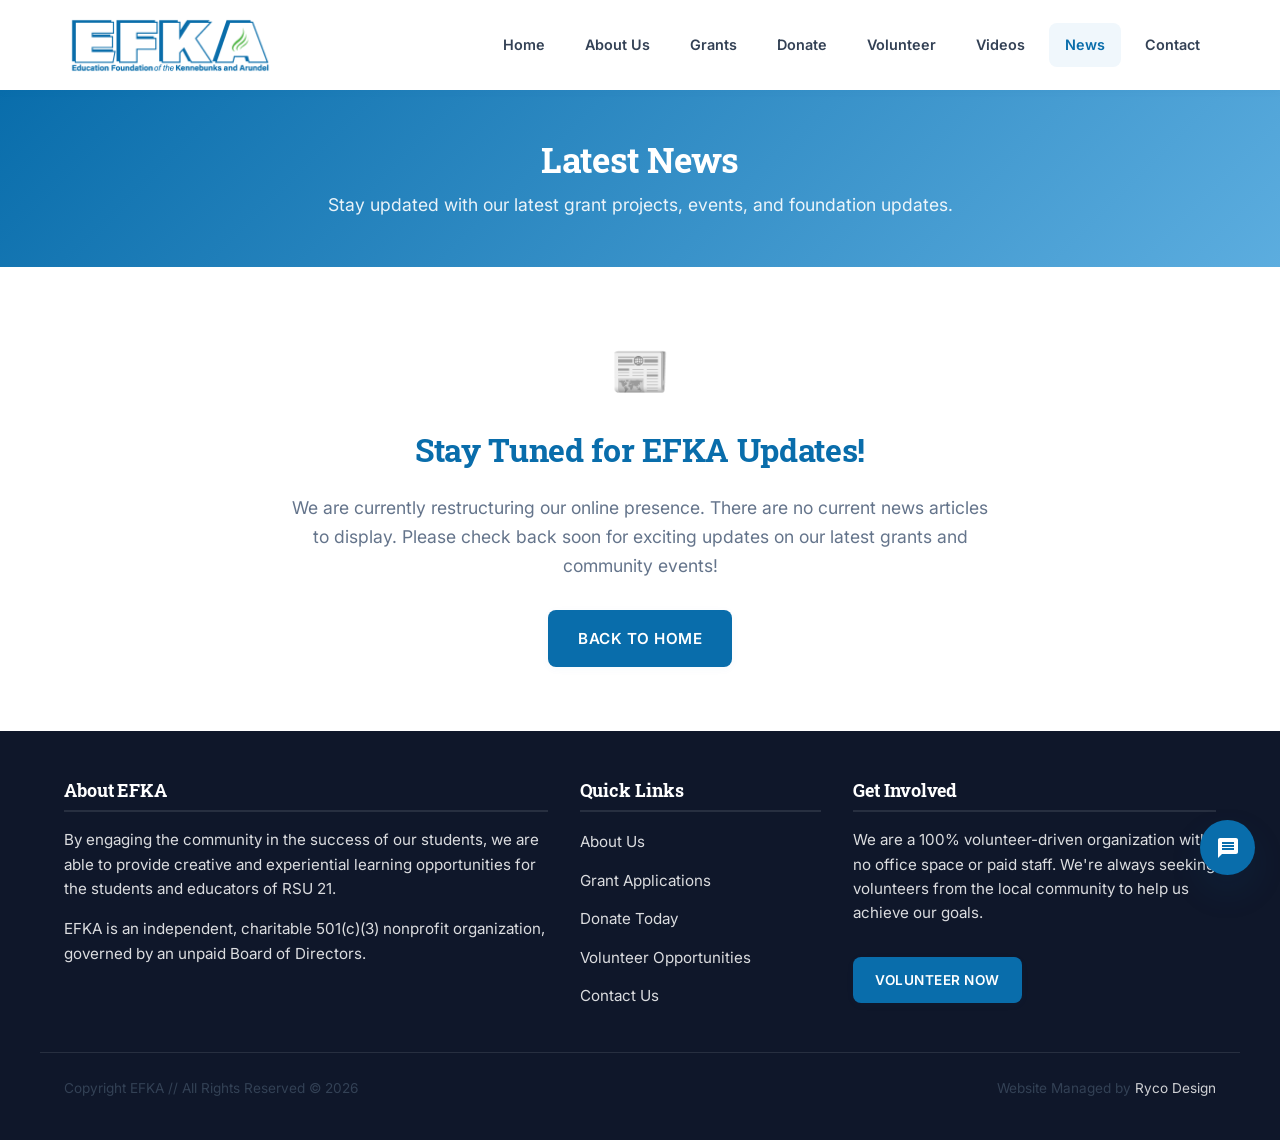
<file: news.html>
<!DOCTYPE html>
<html lang="en">
<head>
    <meta charset="UTF-8">
    <meta name="viewport" content="width=device-width, initial-scale=1.0">
    <title>News - Education Foundation KA</title>
    <meta name="description" content="Stay updated with the latest news, updates, and events from the Education Foundation.">
    <link rel="stylesheet" href="css/style.css">
    <link rel="icon" type="image/png" href="assets/images/fav.png">
</head>
<body>

<a href="#main-content" class="skip-link">Skip to main content</a>

<header class="site-header">
    <div class="container header-container">
        <div class="logo">
            <a href="index.html">
                <img src="assets/images/efka_logo_web.png" alt="Education Foundation of the Kennebunks and Arundel">
            </a>
        </div>
        <button class="mobile-nav-toggle" aria-label="Toggle navigation" aria-expanded="false">
            <span></span>
            <span></span>
            <span></span>
        </button>
        <nav class="nav-container" aria-label="Main Navigation">
            <ul class="main-menu">
                <li class="menu-item"><a href="index.html">Home</a></li>
                <li class="menu-item "><a href="about-us.html">About Us</a></li>
                <li class="menu-item ">
                    <a href="index.html#grants">Grants</a>
                    <div class="dropdown-menu">
                        <a href="grant-applications.html">Grant Applications</a>
                        <a href="proposal-form.html">Proposal Form</a>
                        <a href="micro-grant.html">Micro Grant</a>
                        <a href="reflection-form.html">Reflection Form</a>
                    </div>
                </li>
                <li class="menu-item ">
                    <a href="donate.html">Donate</a>
                    <div class="dropdown-menu">
                        <a href="donate.html">Donate Today</a>
                        <a href="business-partner-program.html">Business Partner Program</a>
                    </div>
                </li>
                <li class="menu-item ">
                    <a href="index.html#volunteer">Volunteer</a>
                    <div class="dropdown-menu">
                        <a href="volunteer.html">Volunteer Opportunities</a>
                    </div>
                </li>
                <li class="menu-item "><a href="videos.html">Videos</a></li>
                <li class="menu-item active"><a href="news.html">News</a></li>
                <li class="menu-item "><a href="contact-us.html">Contact</a></li>
            </ul>
        </nav>
    </div>
</header>

<main id="main-content">

<section class="page-intro">
    <div class="container text-center">
        <h1>Latest News</h1>
        <p>Stay updated with our latest grant projects, events, and foundation updates.</p>
    </div>
</section>

<section class="section-padding">
    <div class="container">
        <div style="max-width: 700px; margin: 0 auto; text-align: center;">
            <div style="font-size: 3rem; color: var(--primary-light); margin-bottom: 20px;">📰</div>
            <h2>Stay Tuned for EFKA Updates!</h2>
            <p style="margin-top: 15px; margin-bottom: 30px; font-size: 1.1rem; color: var(--text-muted);">
                We are currently restructuring our online presence. There are no current news articles to display. 
                Please check back soon for exciting updates on our latest grants and community events!
            </p>
            <a href="index.html" class="btn btn-primary">Back to Home</a>
        </div>
    </div>
</section>

</main>

<footer class="site-footer" id="contact">
    <div class="container footer-grid">
        <div class="footer-widget">
            <h3>About EFKA</h3>
            <p>By engaging the community in the success of our students, we are able to provide creative and experiential learning opportunities for the students and educators of RSU 21.</p>
            <p style="margin-top: 15px;">EFKA is an independent, charitable 501(c)(3) nonprofit organization, governed by an unpaid Board of Directors.</p>
        </div>
        <div class="footer-widget">
            <h3>Quick Links</h3>
            <ul class="footer-links">
                <li><a href="about-us.html">About Us</a></li>
                <li><a href="grant-applications.html">Grant Applications</a></li>
                <li><a href="donate.html">Donate Today</a></li>
                <li><a href="volunteer.html">Volunteer Opportunities</a></li>
                <li><a href="contact-us.html">Contact Us</a></li>
            </ul>
        </div>
        <div class="footer-widget">
            <h3>Get Involved</h3>
            <p>We are a 100% volunteer-driven organization with no office space or paid staff. We're always seeking volunteers from the local community to help us achieve our goals.</p>
            <a href="volunteer.html" class="btn btn-primary" style="margin-top: 15px; font-size: 0.85rem; padding: 10px 20px;">Volunteer Now</a>
        </div>
    </div>
    <div class="container footer-bottom">
        <p>Copyright EFKA // All Rights Reserved &copy; 2026</p>
        <p>Website Managed by <a href="https://www.rycodesign.com" target="_blank" rel="noopener">Ryco Design</a></p>
    </div>
</footer>

<!-- Quick Contact Sliding Drawer Widget -->
<div class="quick-contact-container">
    <button class="quick-contact-trigger" aria-label="Toggle Quick Contact" aria-haspopup="dialog" aria-expanded="false">
        <svg class="message-icon" viewBox="0 0 24 24"><path d="M20 2H4c-1.1 0-1.99.9-1.99 2L2 22l4-4h14c1.1 0 2-.9 2-2V4c0-1.1-.9-2-2-2zm-2 12H6v-2h12v2zm0-3H6V9h12v2zm0-3H6V6h12v2z"/></svg>
        <svg class="close-icon" viewBox="0 0 24 24"><path d="M19 6.41L17.59 5 12 10.59 6.41 5 5 6.41 10.59 12 5 17.59 6.41 19 12 13.41 17.59 19 19 17.59 13.41 12z"/></svg>
    </button>
    <div class="quick-contact-drawer" role="dialog" aria-label="Quick Contact Form">
        <h3>Quick Contact</h3>
        <p>Send us an email and we'll get back to you asap.</p>
        <form id="quick-contact-form" class="interactive-form">
            <div class="form-group">
                <input type="text" name="qc_name" placeholder="Name" aria-label="Your Name" required>
            </div>
            <div class="form-group">
                <input type="email" name="qc_email" placeholder="Email" aria-label="Your Email Address" required>
            </div>
            <div class="form-group">
                <textarea name="qc_message" placeholder="Message" aria-label="Your Message" required></textarea>
            </div>
            <div class="checkbox-group">
                <input type="checkbox" id="qc_gdpr" name="qc_gdpr" required>
                <label for="qc_gdpr">I consent to Education Foundation KA collecting my details through this form.</label>
            </div>
            <button type="submit" class="btn btn-accent">Send Message</button>
        </form>
    </div>
</div>
<script src="js/script.js"></script>
</body>
</html>
</file>
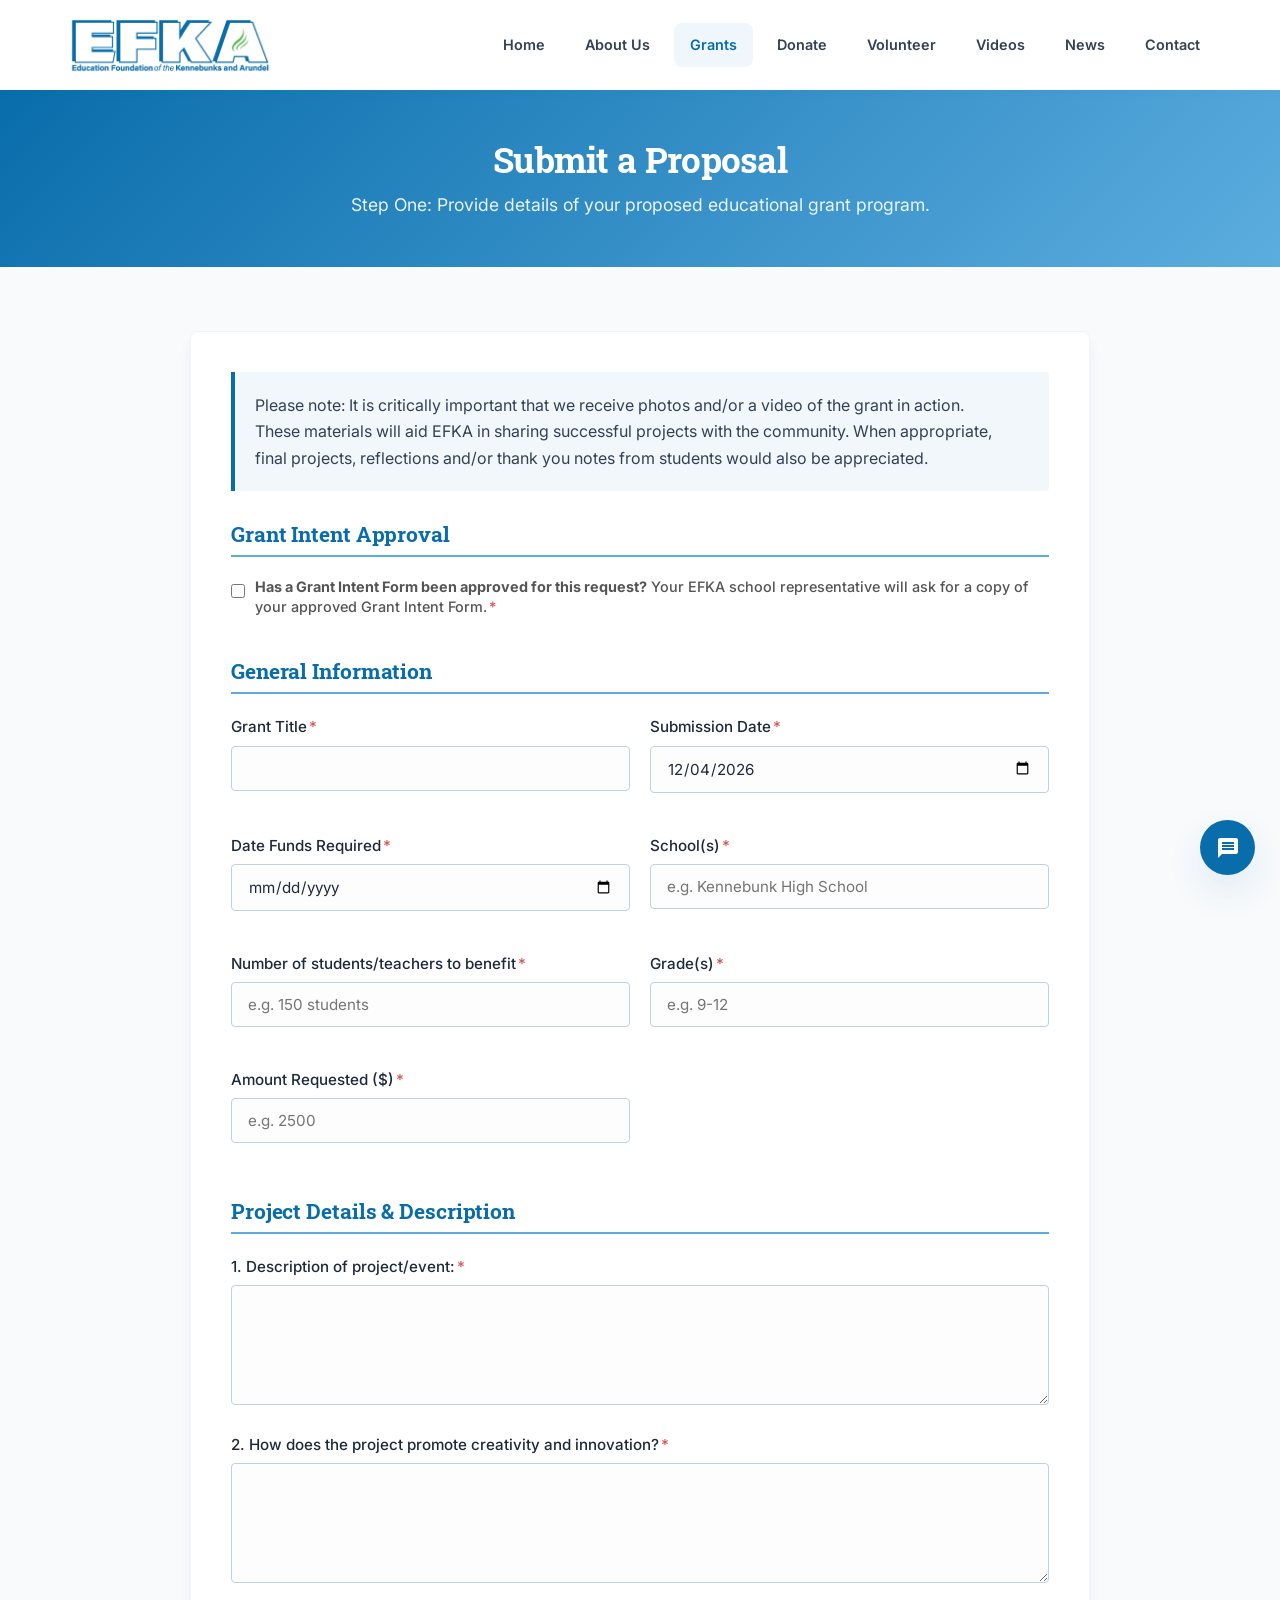
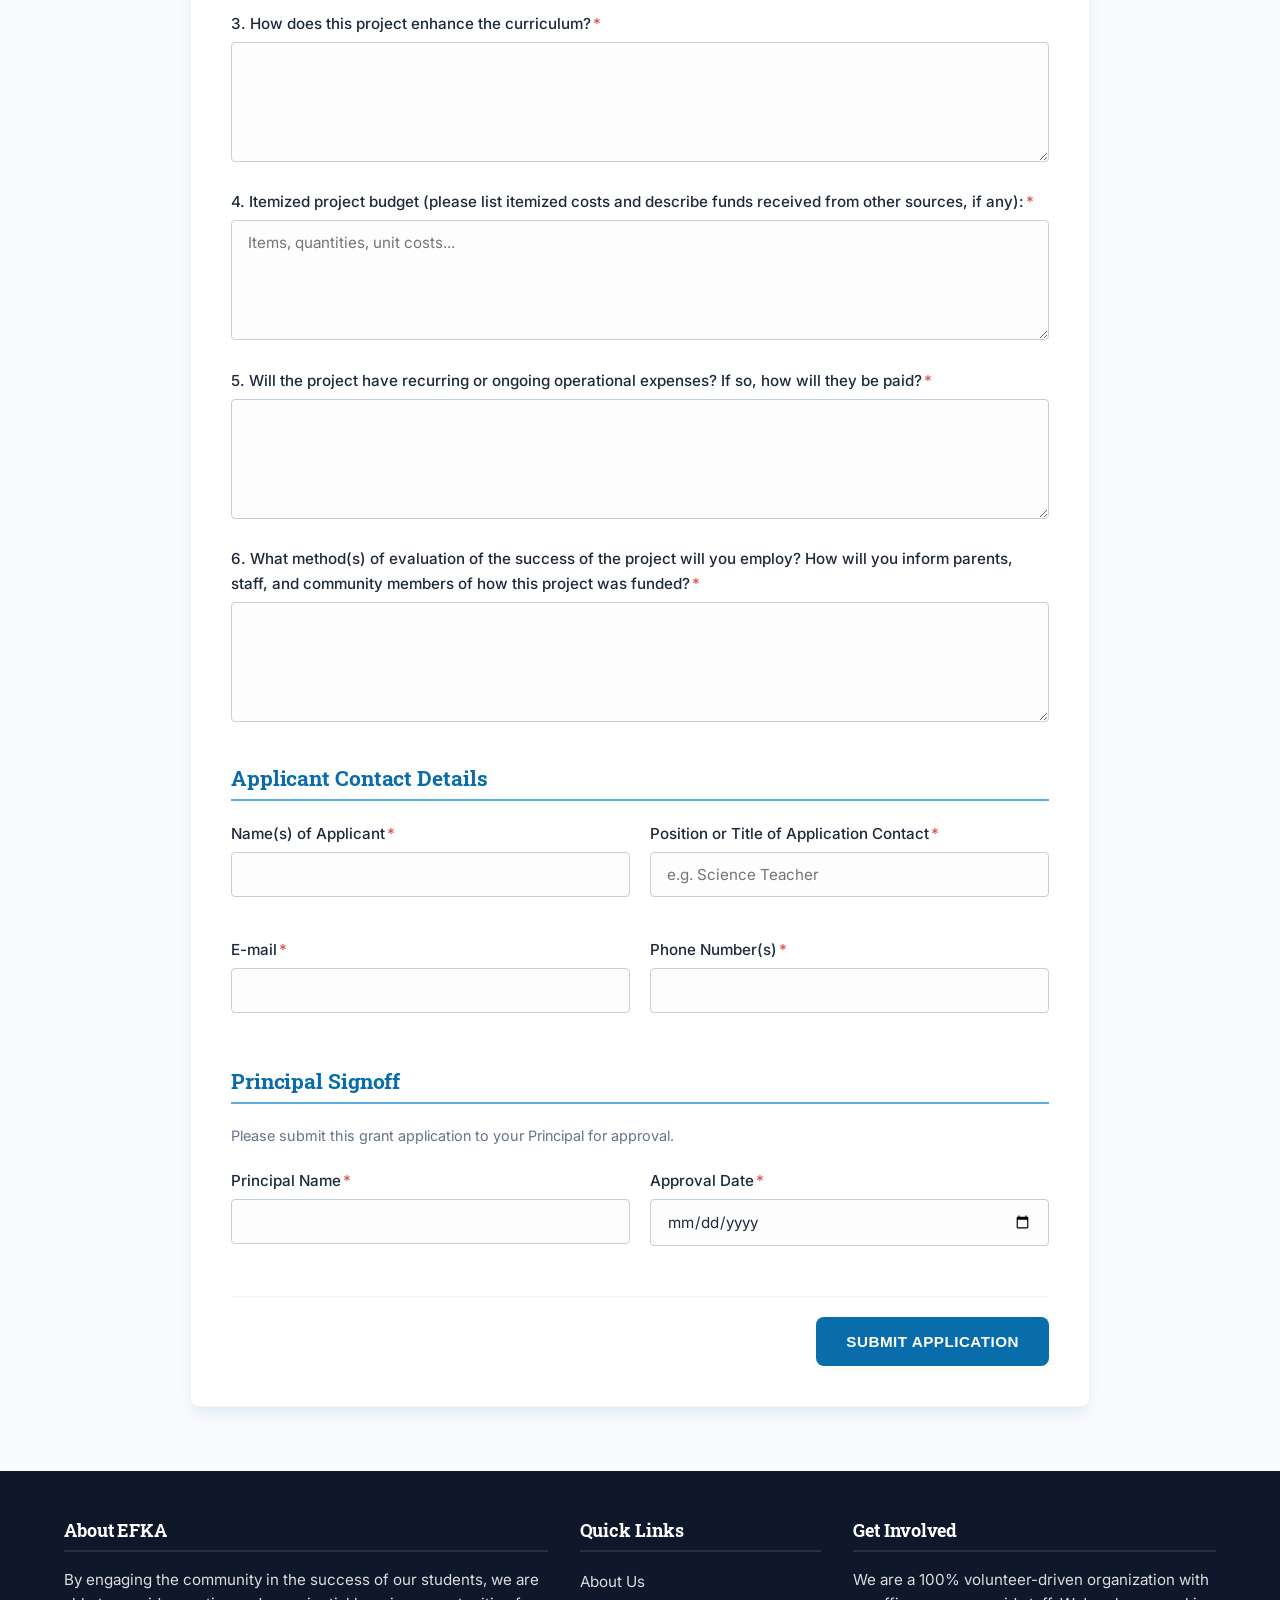
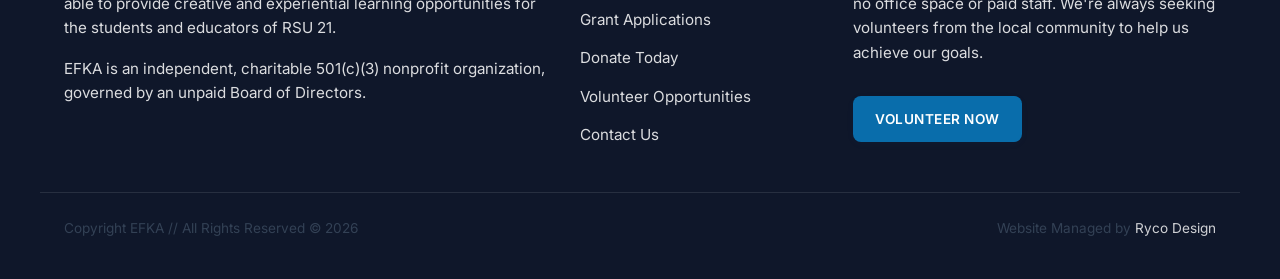
<file: proposal-form.html>
<!DOCTYPE html>
<html lang="en">
<head>
    <meta charset="UTF-8">
    <meta name="viewport" content="width=device-width, initial-scale=1.0">
    <title>Proposal Form - Education Foundation KA</title>
    <meta name="description" content="Apply for an EFKA standard educational grant by completing our online proposal form.">
    <link rel="stylesheet" href="css/style.css">
    <link rel="icon" type="image/png" href="assets/images/fav.png">
</head>
<body>

<a href="#main-content" class="skip-link">Skip to main content</a>

<header class="site-header">
    <div class="container header-container">
        <div class="logo">
            <a href="index.html">
                <img src="assets/images/efka_logo_web.png" alt="Education Foundation of the Kennebunks and Arundel">
            </a>
        </div>
        <button class="mobile-nav-toggle" aria-label="Toggle navigation" aria-expanded="false">
            <span></span>
            <span></span>
            <span></span>
        </button>
        <nav class="nav-container" aria-label="Main Navigation">
            <ul class="main-menu">
                <li class="menu-item"><a href="index.html">Home</a></li>
                <li class="menu-item "><a href="about-us.html">About Us</a></li>
                <li class="menu-item active">
                    <a href="index.html#grants">Grants</a>
                    <div class="dropdown-menu">
                        <a href="grant-applications.html">Grant Applications</a>
                        <a href="proposal-form.html">Proposal Form</a>
                        <a href="micro-grant.html">Micro Grant</a>
                        <a href="reflection-form.html">Reflection Form</a>
                    </div>
                </li>
                <li class="menu-item ">
                    <a href="donate.html">Donate</a>
                    <div class="dropdown-menu">
                        <a href="donate.html">Donate Today</a>
                        <a href="business-partner-program.html">Business Partner Program</a>
                    </div>
                </li>
                <li class="menu-item ">
                    <a href="index.html#volunteer">Volunteer</a>
                    <div class="dropdown-menu">
                        <a href="volunteer.html">Volunteer Opportunities</a>
                    </div>
                </li>
                <li class="menu-item "><a href="videos.html">Videos</a></li>
                <li class="menu-item "><a href="news.html">News</a></li>
                <li class="menu-item "><a href="contact-us.html">Contact</a></li>
            </ul>
        </nav>
    </div>
</header>

<main id="main-content">

<section class="page-intro">
    <div class="container text-center">
        <h1>Submit a Proposal</h1>
        <p>Step One: Provide details of your proposed educational grant program.</p>
    </div>
</section>

<section class="section-padding bg-light">
    <div class="container">
        <div class="form-container">
            <div class="form-info-box">
                <p>Please note: It is critically important that we receive photos and/or a video of the grant in action. These materials will aid EFKA in sharing successful projects with the community. When appropriate, final projects, reflections and/or thank you notes from students would also be appreciated.</p>
            </div>
            
            <form id="proposal-form" class="interactive-form">
                <h3 class="form-section-title">Grant Intent Approval</h3>
                <div class="form-group full-width checkbox-group">
                    <input type="checkbox" id="intent_approved" name="intent_approved" required>
                    <label for="intent_approved"><strong>Has a Grant Intent Form been approved for this request?</strong> Your EFKA school representative will ask for a copy of your approved Grant Intent Form.<span class="required-star">*</span></label>
                </div>
                
                <h3 class="form-section-title">General Information</h3>
                <div class="form-grid">
                    <div class="form-group">
                        <label for="grant_title">Grant Title<span class="required-star">*</span></label>
                        <input type="text" id="grant_title" name="grant_title" required>
                    </div>
                    <div class="form-group">
                        <label for="sub_date">Submission Date<span class="required-star">*</span></label>
                        <input type="date" id="sub_date" name="sub_date" required>
                    </div>
                    <div class="form-group">
                        <label for="funds_req_date">Date Funds Required<span class="required-star">*</span></label>
                        <input type="date" id="funds_req_date" name="funds_req_date" required>
                    </div>
                    <div class="form-group">
                        <label for="schools">School(s)<span class="required-star">*</span></label>
                        <input type="text" id="schools" name="schools" placeholder="e.g. Kennebunk High School" required>
                    </div>
                    <div class="form-group">
                        <label for="benefit_count">Number of students/teachers to benefit<span class="required-star">*</span></label>
                        <input type="text" id="benefit_count" name="benefit_count" placeholder="e.g. 150 students" required>
                    </div>
                    <div class="form-group">
                        <label for="grades">Grade(s)<span class="required-star">*</span></label>
                        <input type="text" id="grades" name="grades" placeholder="e.g. 9-12" required>
                    </div>
                    <div class="form-group">
                        <label for="amount_requested">Amount Requested ($)<span class="required-star">*</span></label>
                        <input type="text" id="amount_requested" name="amount_requested" placeholder="e.g. 2500" required>
                    </div>
                </div>

                <h3 class="form-section-title">Project Details & Description</h3>
                <div class="form-group full-width">
                    <label for="description">1. Description of project/event:<span class="required-star">*</span></label>
                    <textarea id="description" name="description" required></textarea>
                </div>
                <div class="form-group full-width">
                    <label for="innovation">2. How does the project promote creativity and innovation?<span class="required-star">*</span></label>
                    <textarea id="innovation" name="innovation" required></textarea>
                </div>
                <div class="form-group full-width">
                    <label for="curriculum">3. How does this project enhance the curriculum?<span class="required-star">*</span></label>
                    <textarea id="curriculum" name="curriculum" required></textarea>
                </div>
                <div class="form-group full-width">
                    <label for="budget">4. Itemized project budget (please list itemized costs and describe funds received from other sources, if any):<span class="required-star">*</span></label>
                    <textarea id="budget" name="budget" placeholder="Items, quantities, unit costs..." required></textarea>
                </div>
                <div class="form-group full-width">
                    <label for="recurring">5. Will the project have recurring or ongoing operational expenses? If so, how will they be paid?<span class="required-star">*</span></label>
                    <textarea id="recurring" name="recurring" required></textarea>
                </div>
                <div class="form-group full-width">
                    <label for="evaluation">6. What method(s) of evaluation of the success of the project will you employ? How will you inform parents, staff, and community members of how this project was funded?<span class="required-star">*</span></label>
                    <textarea id="evaluation" name="evaluation" required></textarea>
                </div>

                <h3 class="form-section-title">Applicant Contact Details</h3>
                <div class="form-grid">
                    <div class="form-group">
                        <label for="applicant_name">Name(s) of Applicant<span class="required-star">*</span></label>
                        <input type="text" id="applicant_name" name="applicant_name" required>
                    </div>
                    <div class="form-group">
                        <label for="applicant_title">Position or Title of Application Contact<span class="required-star">*</span></label>
                        <input type="text" id="applicant_title" name="applicant_title" placeholder="e.g. Science Teacher" required>
                    </div>
                    <div class="form-group">
                        <label for="email">E-mail<span class="required-star">*</span></label>
                        <input type="email" id="email" name="email" required>
                    </div>
                    <div class="form-group">
                        <label for="phone">Phone Number(s)<span class="required-star">*</span></label>
                        <input type="text" id="phone" name="phone" required>
                    </div>
                </div>

                <h3 class="form-section-title">Principal Signoff</h3>
                <p style="font-size: 0.9rem; margin-bottom: 20px; color: var(--text-muted);">Please submit this grant application to your Principal for approval.</p>
                <div class="form-grid">
                    <div class="form-group">
                        <label for="principal">Principal Name<span class="required-star">*</span></label>
                        <input type="text" id="principal" name="principal" required>
                    </div>
                    <div class="form-group">
                        <label for="principal_date">Approval Date<span class="required-star">*</span></label>
                        <input type="date" id="principal_date" name="principal_date" required>
                    </div>
                </div>

                <div class="form-actions">
                    <button type="submit" class="btn btn-primary">Submit Application</button>
                </div>
            </form>
        </div>
    </div>
</section>

</main>

<footer class="site-footer" id="contact">
    <div class="container footer-grid">
        <div class="footer-widget">
            <h3>About EFKA</h3>
            <p>By engaging the community in the success of our students, we are able to provide creative and experiential learning opportunities for the students and educators of RSU 21.</p>
            <p style="margin-top: 15px;">EFKA is an independent, charitable 501(c)(3) nonprofit organization, governed by an unpaid Board of Directors.</p>
        </div>
        <div class="footer-widget">
            <h3>Quick Links</h3>
            <ul class="footer-links">
                <li><a href="about-us.html">About Us</a></li>
                <li><a href="grant-applications.html">Grant Applications</a></li>
                <li><a href="donate.html">Donate Today</a></li>
                <li><a href="volunteer.html">Volunteer Opportunities</a></li>
                <li><a href="contact-us.html">Contact Us</a></li>
            </ul>
        </div>
        <div class="footer-widget">
            <h3>Get Involved</h3>
            <p>We are a 100% volunteer-driven organization with no office space or paid staff. We're always seeking volunteers from the local community to help us achieve our goals.</p>
            <a href="volunteer.html" class="btn btn-primary" style="margin-top: 15px; font-size: 0.85rem; padding: 10px 20px;">Volunteer Now</a>
        </div>
    </div>
    <div class="container footer-bottom">
        <p>Copyright EFKA // All Rights Reserved &copy; 2026</p>
        <p>Website Managed by <a href="https://www.rycodesign.com" target="_blank" rel="noopener">Ryco Design</a></p>
    </div>
</footer>

<!-- Quick Contact Sliding Drawer Widget -->
<div class="quick-contact-container">
    <button class="quick-contact-trigger" aria-label="Toggle Quick Contact" aria-haspopup="dialog" aria-expanded="false">
        <svg class="message-icon" viewBox="0 0 24 24"><path d="M20 2H4c-1.1 0-1.99.9-1.99 2L2 22l4-4h14c1.1 0 2-.9 2-2V4c0-1.1-.9-2-2-2zm-2 12H6v-2h12v2zm0-3H6V9h12v2zm0-3H6V6h12v2z"/></svg>
        <svg class="close-icon" viewBox="0 0 24 24"><path d="M19 6.41L17.59 5 12 10.59 6.41 5 5 6.41 10.59 12 5 17.59 6.41 19 12 13.41 17.59 19 19 17.59 13.41 12z"/></svg>
    </button>
    <div class="quick-contact-drawer" role="dialog" aria-label="Quick Contact Form">
        <h3>Quick Contact</h3>
        <p>Send us an email and we'll get back to you asap.</p>
        <form id="quick-contact-form" class="interactive-form">
            <div class="form-group">
                <input type="text" name="qc_name" placeholder="Name" aria-label="Your Name" required>
            </div>
            <div class="form-group">
                <input type="email" name="qc_email" placeholder="Email" aria-label="Your Email Address" required>
            </div>
            <div class="form-group">
                <textarea name="qc_message" placeholder="Message" aria-label="Your Message" required></textarea>
            </div>
            <div class="checkbox-group">
                <input type="checkbox" id="qc_gdpr" name="qc_gdpr" required>
                <label for="qc_gdpr">I consent to Education Foundation KA collecting my details through this form.</label>
            </div>
            <button type="submit" class="btn btn-accent">Send Message</button>
        </form>
    </div>
</div>
<script src="js/script.js"></script>
</body>
</html>
</file>
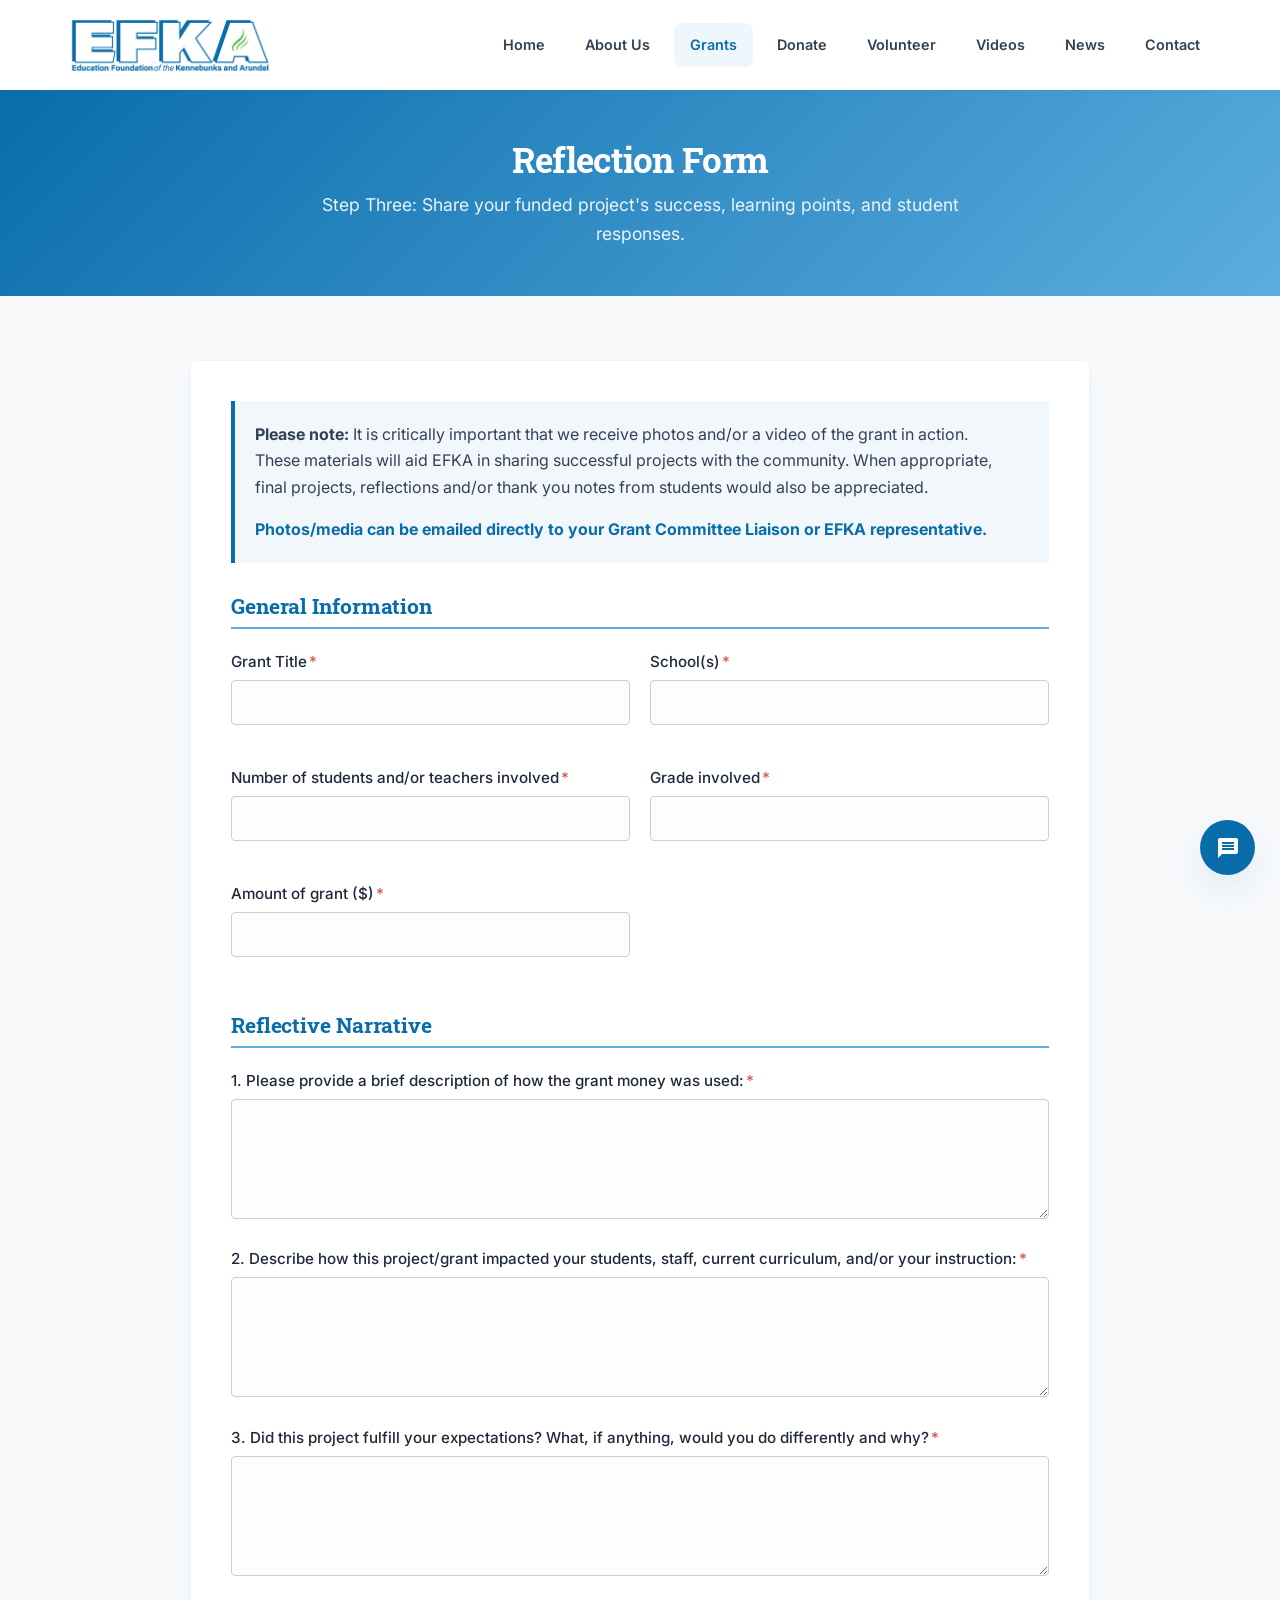
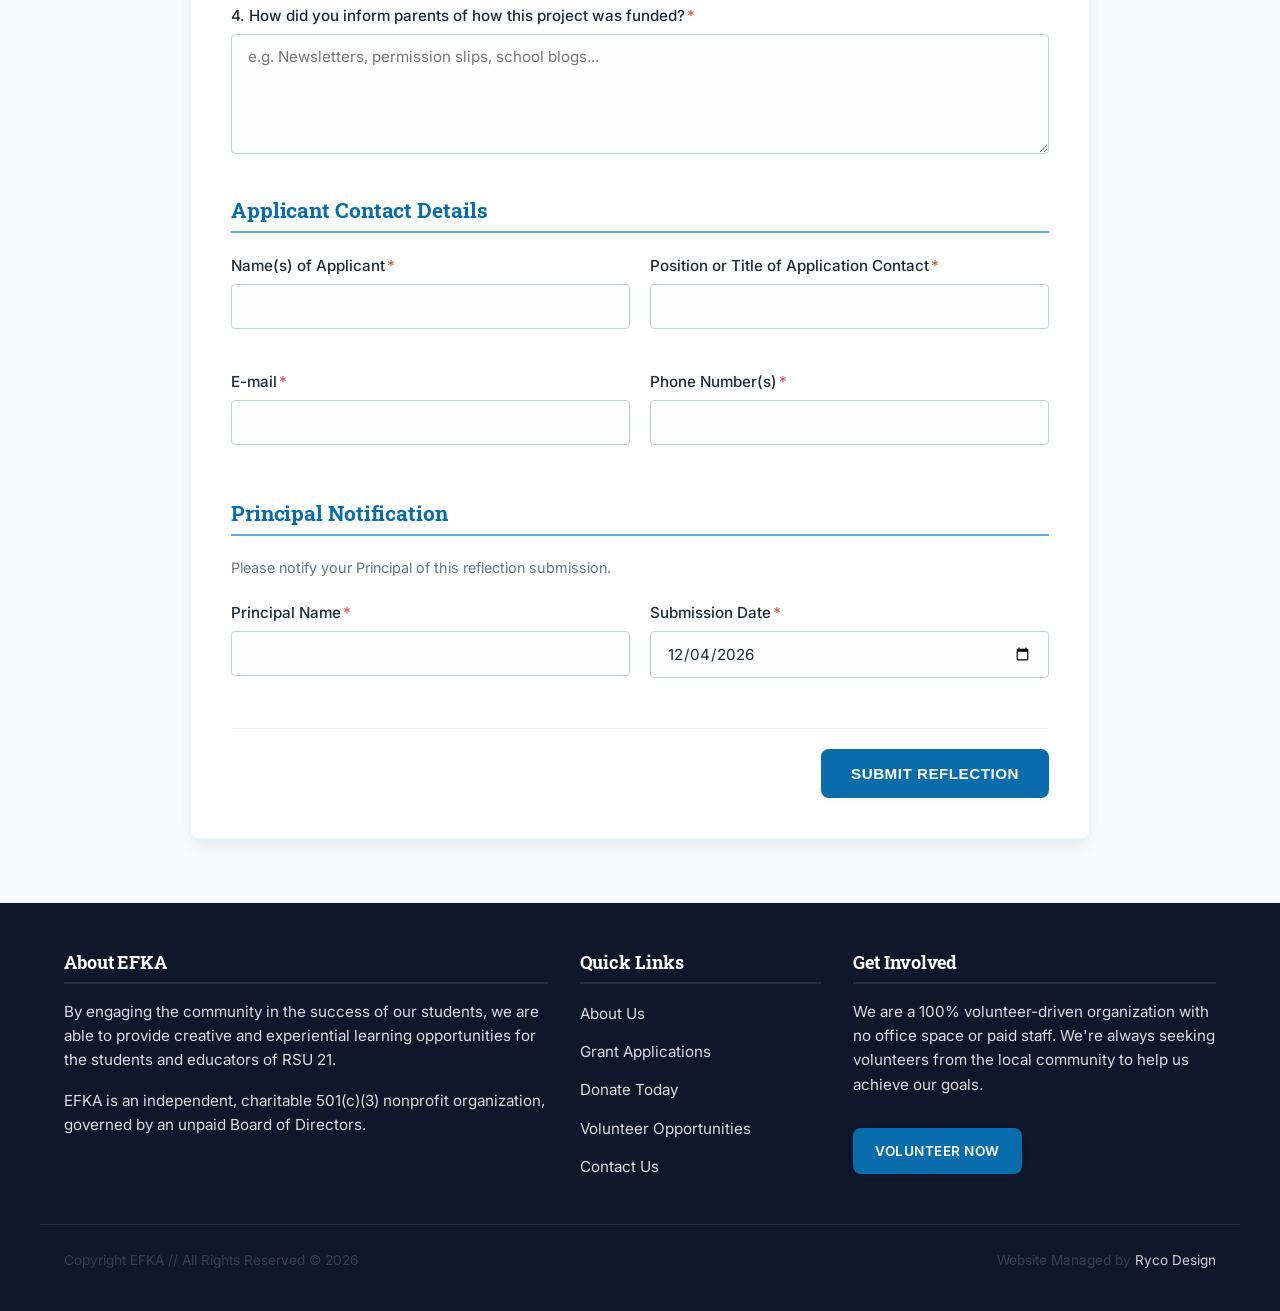
<file: reflection-form.html>
<!DOCTYPE html>
<html lang="en">
<head>
    <meta charset="UTF-8">
    <meta name="viewport" content="width=device-width, initial-scale=1.0">
    <title>Reflection Form - Education Foundation KA</title>
    <meta name="description" content="Share the success and impact of your EFKA funded grant program.">
    <link rel="stylesheet" href="css/style.css">
    <link rel="icon" type="image/png" href="assets/images/fav.png">
</head>
<body>

<a href="#main-content" class="skip-link">Skip to main content</a>

<header class="site-header">
    <div class="container header-container">
        <div class="logo">
            <a href="index.html">
                <img src="assets/images/efka_logo_web.png" alt="Education Foundation of the Kennebunks and Arundel">
            </a>
        </div>
        <button class="mobile-nav-toggle" aria-label="Toggle navigation" aria-expanded="false">
            <span></span>
            <span></span>
            <span></span>
        </button>
        <nav class="nav-container" aria-label="Main Navigation">
            <ul class="main-menu">
                <li class="menu-item"><a href="index.html">Home</a></li>
                <li class="menu-item "><a href="about-us.html">About Us</a></li>
                <li class="menu-item active">
                    <a href="index.html#grants">Grants</a>
                    <div class="dropdown-menu">
                        <a href="grant-applications.html">Grant Applications</a>
                        <a href="proposal-form.html">Proposal Form</a>
                        <a href="micro-grant.html">Micro Grant</a>
                        <a href="reflection-form.html">Reflection Form</a>
                    </div>
                </li>
                <li class="menu-item ">
                    <a href="donate.html">Donate</a>
                    <div class="dropdown-menu">
                        <a href="donate.html">Donate Today</a>
                        <a href="business-partner-program.html">Business Partner Program</a>
                    </div>
                </li>
                <li class="menu-item ">
                    <a href="index.html#volunteer">Volunteer</a>
                    <div class="dropdown-menu">
                        <a href="volunteer.html">Volunteer Opportunities</a>
                    </div>
                </li>
                <li class="menu-item "><a href="videos.html">Videos</a></li>
                <li class="menu-item "><a href="news.html">News</a></li>
                <li class="menu-item "><a href="contact-us.html">Contact</a></li>
            </ul>
        </nav>
    </div>
</header>

<main id="main-content">

<section class="page-intro">
    <div class="container text-center">
        <h1>Reflection Form</h1>
        <p>Step Three: Share your funded project's success, learning points, and student responses.</p>
    </div>
</section>

<section class="section-padding bg-light">
    <div class="container">
        <div class="form-container">
            <div class="form-info-box">
                <p><strong>Please note:</strong> It is critically important that we receive photos and/or a video of the grant in action. These materials will aid EFKA in sharing successful projects with the community. When appropriate, final projects, reflections and/or thank you notes from students would also be appreciated.</p>
                <p style="margin-top: 10px; font-weight: bold; color: var(--primary);">Photos/media can be emailed directly to your Grant Committee Liaison or EFKA representative.</p>
            </div>
            
            <form id="reflection-form" class="interactive-form">
                <h3 class="form-section-title">General Information</h3>
                <div class="form-grid">
                    <div class="form-group">
                        <label for="grant_title">Grant Title<span class="required-star">*</span></label>
                        <input type="text" id="grant_title" name="grant_title" required>
                    </div>
                    <div class="form-group">
                        <label for="schools">School(s)<span class="required-star">*</span></label>
                        <input type="text" id="schools" name="schools" required>
                    </div>
                    <div class="form-group">
                        <label for="benefit_count">Number of students and/or teachers involved<span class="required-star">*</span></label>
                        <input type="text" id="benefit_count" name="benefit_count" required>
                    </div>
                    <div class="form-group">
                        <label for="grades">Grade involved<span class="required-star">*</span></label>
                        <input type="text" id="grades" name="grades" required>
                    </div>
                    <div class="form-group">
                        <label for="amount_requested">Amount of grant ($)<span class="required-star">*</span></label>
                        <input type="text" id="amount_requested" name="amount_requested" required>
                    </div>
                </div>

                <h3 class="form-section-title">Reflective Narrative</h3>
                <div class="form-group full-width">
                    <label for="description">1. Please provide a brief description of how the grant money was used:<span class="required-star">*</span></label>
                    <textarea id="description" name="description" required></textarea>
                </div>
                <div class="form-group full-width">
                    <label for="impact">2. Describe how this project/grant impacted your students, staff, current curriculum, and/or your instruction:<span class="required-star">*</span></label>
                    <textarea id="impact" name="impact" required></textarea>
                </div>
                <div class="form-group full-width">
                    <label for="expectations">3. Did this project fulfill your expectations? What, if anything, would you do differently and why?<span class="required-star">*</span></label>
                    <textarea id="expectations" name="expectations" required></textarea>
                </div>
                <div class="form-group full-width">
                    <label for="parents_info">4. How did you inform parents of how this project was funded?<span class="required-star">*</span></label>
                    <textarea id="parents_info" name="parents_info" placeholder="e.g. Newsletters, permission slips, school blogs..." required></textarea>
                </div>

                <h3 class="form-section-title">Applicant Contact Details</h3>
                <div class="form-grid">
                    <div class="form-group">
                        <label for="applicant_name">Name(s) of Applicant<span class="required-star">*</span></label>
                        <input type="text" id="applicant_name" name="applicant_name" required>
                    </div>
                    <div class="form-group">
                        <label for="applicant_title">Position or Title of Application Contact<span class="required-star">*</span></label>
                        <input type="text" id="applicant_title" name="applicant_title" required>
                    </div>
                    <div class="form-group">
                        <label for="email">E-mail<span class="required-star">*</span></label>
                        <input type="email" id="email" name="email" required>
                    </div>
                    <div class="form-group">
                        <label for="phone">Phone Number(s)<span class="required-star">*</span></label>
                        <input type="text" id="phone" name="phone" required>
                    </div>
                </div>

                <h3 class="form-section-title">Principal Notification</h3>
                <p style="font-size: 0.9rem; margin-bottom: 20px; color: var(--text-muted);">Please notify your Principal of this reflection submission.</p>
                <div class="form-grid">
                    <div class="form-group">
                        <label for="principal">Principal Name<span class="required-star">*</span></label>
                        <input type="text" id="principal" name="principal" required>
                    </div>
                    <div class="form-group">
                        <label for="principal_date">Submission Date<span class="required-star">*</span></label>
                        <input type="date" id="principal_date" name="principal_date" required>
                    </div>
                </div>

                <div class="form-actions">
                    <button type="submit" class="btn btn-primary">Submit Reflection</button>
                </div>
            </form>
        </div>
    </div>
</section>

</main>

<footer class="site-footer" id="contact">
    <div class="container footer-grid">
        <div class="footer-widget">
            <h3>About EFKA</h3>
            <p>By engaging the community in the success of our students, we are able to provide creative and experiential learning opportunities for the students and educators of RSU 21.</p>
            <p style="margin-top: 15px;">EFKA is an independent, charitable 501(c)(3) nonprofit organization, governed by an unpaid Board of Directors.</p>
        </div>
        <div class="footer-widget">
            <h3>Quick Links</h3>
            <ul class="footer-links">
                <li><a href="about-us.html">About Us</a></li>
                <li><a href="grant-applications.html">Grant Applications</a></li>
                <li><a href="donate.html">Donate Today</a></li>
                <li><a href="volunteer.html">Volunteer Opportunities</a></li>
                <li><a href="contact-us.html">Contact Us</a></li>
            </ul>
        </div>
        <div class="footer-widget">
            <h3>Get Involved</h3>
            <p>We are a 100% volunteer-driven organization with no office space or paid staff. We're always seeking volunteers from the local community to help us achieve our goals.</p>
            <a href="volunteer.html" class="btn btn-primary" style="margin-top: 15px; font-size: 0.85rem; padding: 10px 20px;">Volunteer Now</a>
        </div>
    </div>
    <div class="container footer-bottom">
        <p>Copyright EFKA // All Rights Reserved &copy; 2026</p>
        <p>Website Managed by <a href="https://www.rycodesign.com" target="_blank" rel="noopener">Ryco Design</a></p>
    </div>
</footer>

<!-- Quick Contact Sliding Drawer Widget -->
<div class="quick-contact-container">
    <button class="quick-contact-trigger" aria-label="Toggle Quick Contact" aria-haspopup="dialog" aria-expanded="false">
        <svg class="message-icon" viewBox="0 0 24 24"><path d="M20 2H4c-1.1 0-1.99.9-1.99 2L2 22l4-4h14c1.1 0 2-.9 2-2V4c0-1.1-.9-2-2-2zm-2 12H6v-2h12v2zm0-3H6V9h12v2zm0-3H6V6h12v2z"/></svg>
        <svg class="close-icon" viewBox="0 0 24 24"><path d="M19 6.41L17.59 5 12 10.59 6.41 5 5 6.41 10.59 12 5 17.59 6.41 19 12 13.41 17.59 19 19 17.59 13.41 12z"/></svg>
    </button>
    <div class="quick-contact-drawer" role="dialog" aria-label="Quick Contact Form">
        <h3>Quick Contact</h3>
        <p>Send us an email and we'll get back to you asap.</p>
        <form id="quick-contact-form" class="interactive-form">
            <div class="form-group">
                <input type="text" name="qc_name" placeholder="Name" aria-label="Your Name" required>
            </div>
            <div class="form-group">
                <input type="email" name="qc_email" placeholder="Email" aria-label="Your Email Address" required>
            </div>
            <div class="form-group">
                <textarea name="qc_message" placeholder="Message" aria-label="Your Message" required></textarea>
            </div>
            <div class="checkbox-group">
                <input type="checkbox" id="qc_gdpr" name="qc_gdpr" required>
                <label for="qc_gdpr">I consent to Education Foundation KA collecting my details through this form.</label>
            </div>
            <button type="submit" class="btn btn-accent">Send Message</button>
        </form>
    </div>
</div>
<script src="js/script.js"></script>
</body>
</html>
</file>
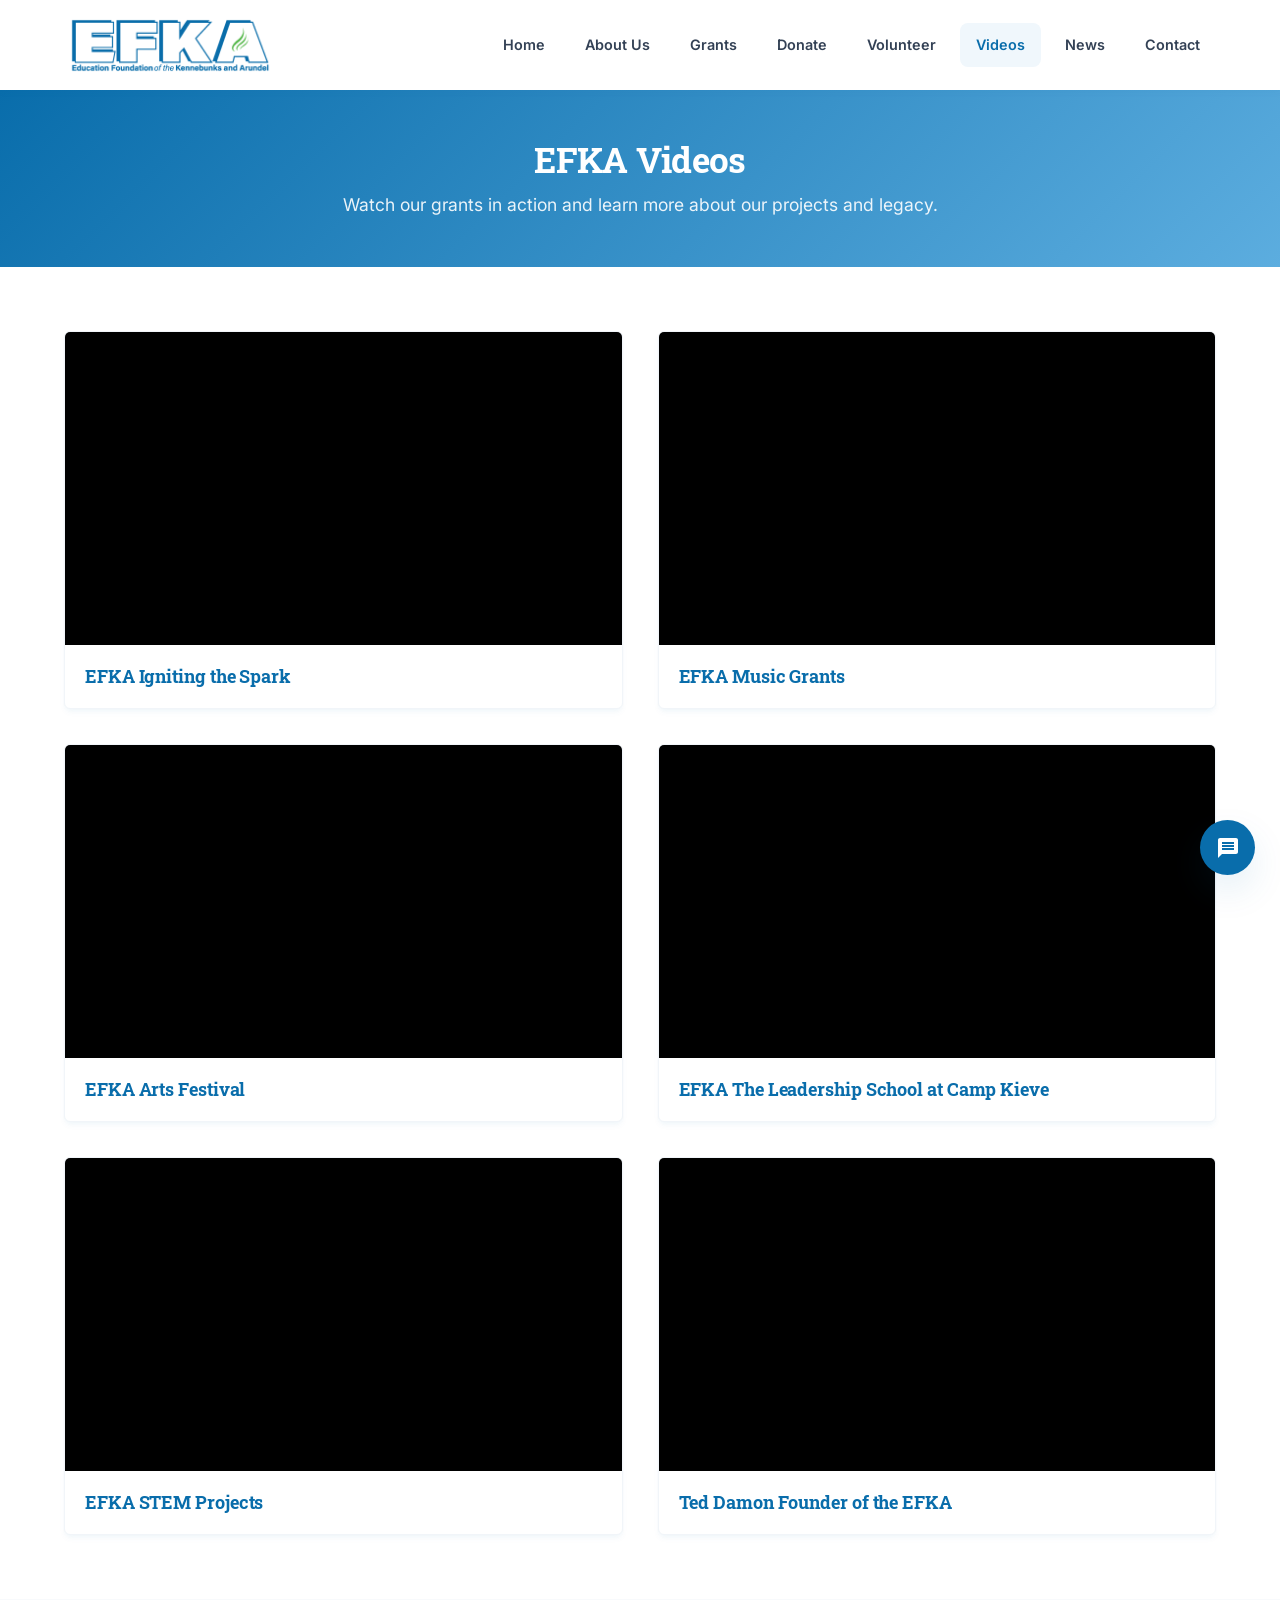
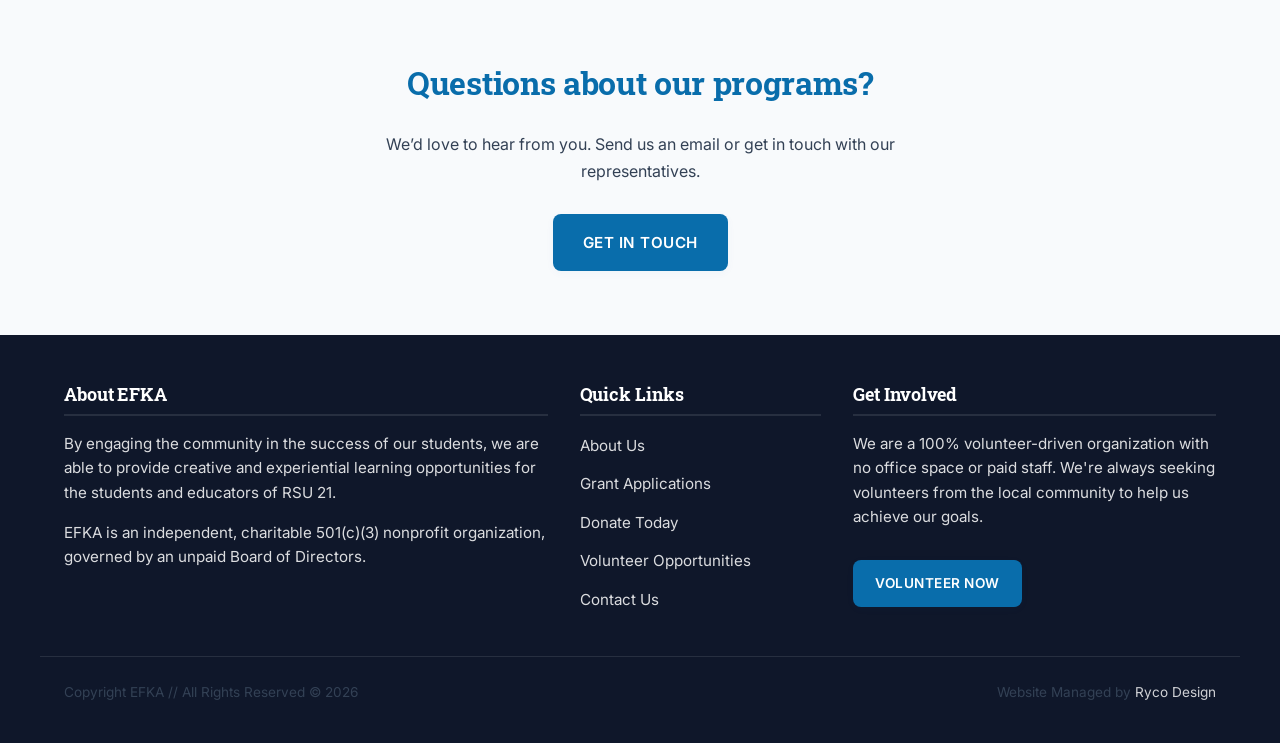
<file: videos.html>
<!DOCTYPE html>
<html lang="en">
<head>
    <meta charset="UTF-8">
    <meta name="viewport" content="width=device-width, initial-scale=1.0">
    <title>Videos - Education Foundation KA</title>
    <meta name="description" content="Watch videos demonstrating EFKA funded projects, teacher reviews, and community impacts.">
    <link rel="stylesheet" href="css/style.css">
    <link rel="icon" type="image/png" href="assets/images/fav.png">
</head>
<body>

<a href="#main-content" class="skip-link">Skip to main content</a>

<header class="site-header">
    <div class="container header-container">
        <div class="logo">
            <a href="index.html">
                <img src="assets/images/efka_logo_web.png" alt="Education Foundation of the Kennebunks and Arundel">
            </a>
        </div>
        <button class="mobile-nav-toggle" aria-label="Toggle navigation" aria-expanded="false">
            <span></span>
            <span></span>
            <span></span>
        </button>
        <nav class="nav-container" aria-label="Main Navigation">
            <ul class="main-menu">
                <li class="menu-item"><a href="index.html">Home</a></li>
                <li class="menu-item "><a href="about-us.html">About Us</a></li>
                <li class="menu-item ">
                    <a href="index.html#grants">Grants</a>
                    <div class="dropdown-menu">
                        <a href="grant-applications.html">Grant Applications</a>
                        <a href="proposal-form.html">Proposal Form</a>
                        <a href="micro-grant.html">Micro Grant</a>
                        <a href="reflection-form.html">Reflection Form</a>
                    </div>
                </li>
                <li class="menu-item ">
                    <a href="donate.html">Donate</a>
                    <div class="dropdown-menu">
                        <a href="donate.html">Donate Today</a>
                        <a href="business-partner-program.html">Business Partner Program</a>
                    </div>
                </li>
                <li class="menu-item ">
                    <a href="index.html#volunteer">Volunteer</a>
                    <div class="dropdown-menu">
                        <a href="volunteer.html">Volunteer Opportunities</a>
                    </div>
                </li>
                <li class="menu-item active"><a href="videos.html">Videos</a></li>
                <li class="menu-item "><a href="news.html">News</a></li>
                <li class="menu-item "><a href="contact-us.html">Contact</a></li>
            </ul>
        </nav>
    </div>
</header>

<main id="main-content">

<section class="page-intro">
    <div class="container text-center">
        <h1>EFKA Videos</h1>
        <p>Watch our grants in action and learn more about our projects and legacy.</p>
    </div>
</section>

<section class="section-padding">
    <div class="container">
        <div class="videos-grid">
            <div class="video-card">
                <div class="video-container">
                    <iframe src="https://player.vimeo.com/video/169864942" width="100%" height="100%" frameborder="0" allow="autoplay; fullscreen" allowfullscreen></iframe>
                </div>
                <div class="video-info">
                    <h3>EFKA Igniting the Spark</h3>
                </div>
            </div>
            
            <div class="video-card">
                <div class="video-container">
                    <iframe src="https://player.vimeo.com/video/197423446" width="100%" height="100%" frameborder="0" allow="autoplay; fullscreen" allowfullscreen></iframe>
                </div>
                <div class="video-info">
                    <h3>EFKA Music Grants</h3>
                </div>
            </div>

            <div class="video-card">
                <div class="video-container">
                    <iframe src="https://player.vimeo.com/video/197435851" width="100%" height="100%" frameborder="0" allow="autoplay; fullscreen" allowfullscreen></iframe>
                </div>
                <div class="video-info">
                    <h3>EFKA Arts Festival</h3>
                </div>
            </div>

            <div class="video-card">
                <div class="video-container">
                    <iframe src="https://player.vimeo.com/video/185962424" width="100%" height="100%" frameborder="0" allow="autoplay; fullscreen" allowfullscreen></iframe>
                </div>
                <div class="video-info">
                    <h3>EFKA The Leadership School at Camp Kieve</h3>
                </div>
            </div>

            <div class="video-card">
                <div class="video-container">
                    <iframe src="https://player.vimeo.com/video/185829132" width="100%" height="100%" frameborder="0" allow="autoplay; fullscreen" allowfullscreen></iframe>
                </div>
                <div class="video-info">
                    <h3>EFKA STEM Projects</h3>
                </div>
            </div>

            <div class="video-card">
                <div class="video-container">
                    <iframe src="https://player.vimeo.com/video/185832213" width="100%" height="100%" frameborder="0" allow="autoplay; fullscreen" allowfullscreen></iframe>
                </div>
                <div class="video-info">
                    <h3>Ted Damon Founder of the EFKA</h3>
                </div>
            </div>
        </div>
    </div>
</section>

<section class="section-padding bg-light" style="text-align: center;">
    <div class="container">
        <h2>Questions about our programs?</h2>
        <p style="max-width: 600px; margin: 20px auto 30px auto;">We’d love to hear from you. Send us an email or get in touch with our representatives.</p>
        <a href="contact-us.html" class="btn btn-primary">Get in Touch</a>
    </div>
</section>

</main>

<footer class="site-footer" id="contact">
    <div class="container footer-grid">
        <div class="footer-widget">
            <h3>About EFKA</h3>
            <p>By engaging the community in the success of our students, we are able to provide creative and experiential learning opportunities for the students and educators of RSU 21.</p>
            <p style="margin-top: 15px;">EFKA is an independent, charitable 501(c)(3) nonprofit organization, governed by an unpaid Board of Directors.</p>
        </div>
        <div class="footer-widget">
            <h3>Quick Links</h3>
            <ul class="footer-links">
                <li><a href="about-us.html">About Us</a></li>
                <li><a href="grant-applications.html">Grant Applications</a></li>
                <li><a href="donate.html">Donate Today</a></li>
                <li><a href="volunteer.html">Volunteer Opportunities</a></li>
                <li><a href="contact-us.html">Contact Us</a></li>
            </ul>
        </div>
        <div class="footer-widget">
            <h3>Get Involved</h3>
            <p>We are a 100% volunteer-driven organization with no office space or paid staff. We're always seeking volunteers from the local community to help us achieve our goals.</p>
            <a href="volunteer.html" class="btn btn-primary" style="margin-top: 15px; font-size: 0.85rem; padding: 10px 20px;">Volunteer Now</a>
        </div>
    </div>
    <div class="container footer-bottom">
        <p>Copyright EFKA // All Rights Reserved &copy; 2026</p>
        <p>Website Managed by <a href="https://www.rycodesign.com" target="_blank" rel="noopener">Ryco Design</a></p>
    </div>
</footer>

<!-- Quick Contact Sliding Drawer Widget -->
<div class="quick-contact-container">
    <button class="quick-contact-trigger" aria-label="Toggle Quick Contact" aria-haspopup="dialog" aria-expanded="false">
        <svg class="message-icon" viewBox="0 0 24 24"><path d="M20 2H4c-1.1 0-1.99.9-1.99 2L2 22l4-4h14c1.1 0 2-.9 2-2V4c0-1.1-.9-2-2-2zm-2 12H6v-2h12v2zm0-3H6V9h12v2zm0-3H6V6h12v2z"/></svg>
        <svg class="close-icon" viewBox="0 0 24 24"><path d="M19 6.41L17.59 5 12 10.59 6.41 5 5 6.41 10.59 12 5 17.59 6.41 19 12 13.41 17.59 19 19 17.59 13.41 12z"/></svg>
    </button>
    <div class="quick-contact-drawer" role="dialog" aria-label="Quick Contact Form">
        <h3>Quick Contact</h3>
        <p>Send us an email and we'll get back to you asap.</p>
        <form id="quick-contact-form" class="interactive-form">
            <div class="form-group">
                <input type="text" name="qc_name" placeholder="Name" aria-label="Your Name" required>
            </div>
            <div class="form-group">
                <input type="email" name="qc_email" placeholder="Email" aria-label="Your Email Address" required>
            </div>
            <div class="form-group">
                <textarea name="qc_message" placeholder="Message" aria-label="Your Message" required></textarea>
            </div>
            <div class="checkbox-group">
                <input type="checkbox" id="qc_gdpr" name="qc_gdpr" required>
                <label for="qc_gdpr">I consent to Education Foundation KA collecting my details through this form.</label>
            </div>
            <button type="submit" class="btn btn-accent">Send Message</button>
        </form>
    </div>
</div>
<script src="js/script.js"></script>
</body>
</html>
</file>
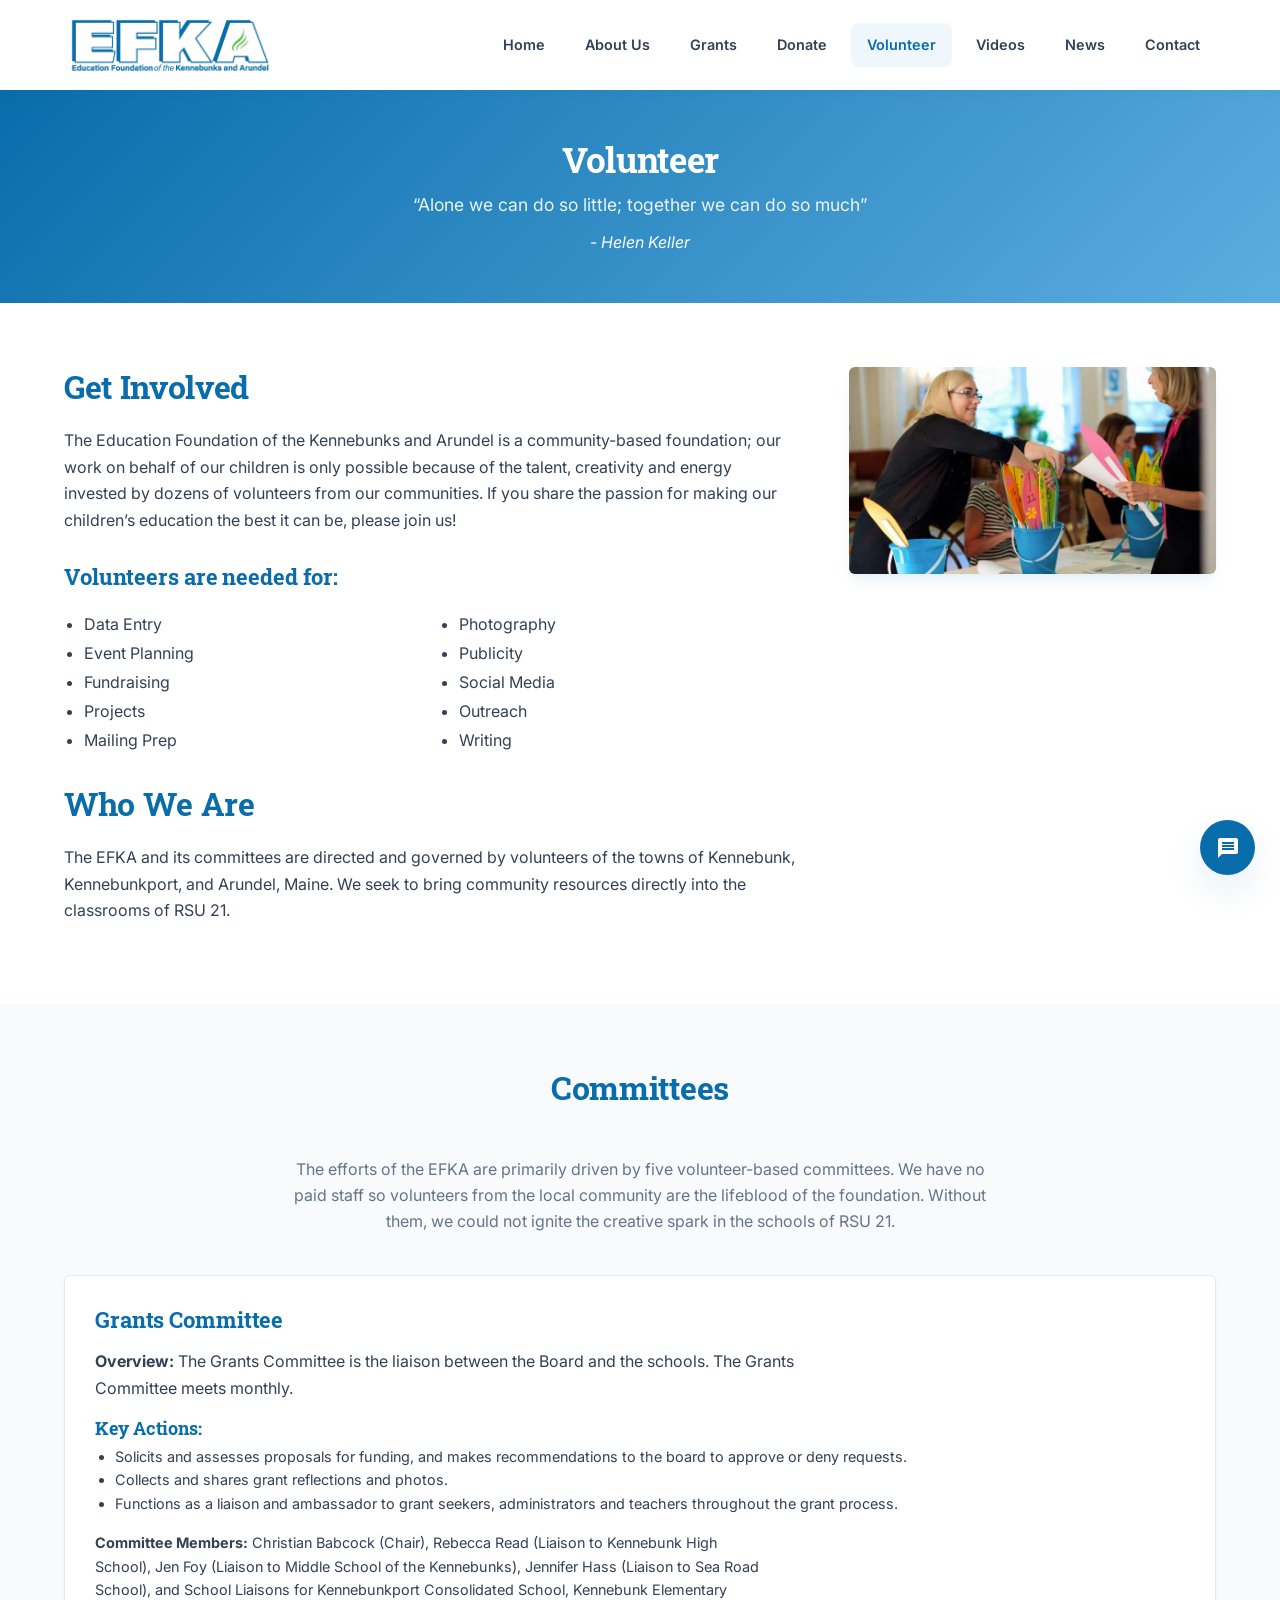
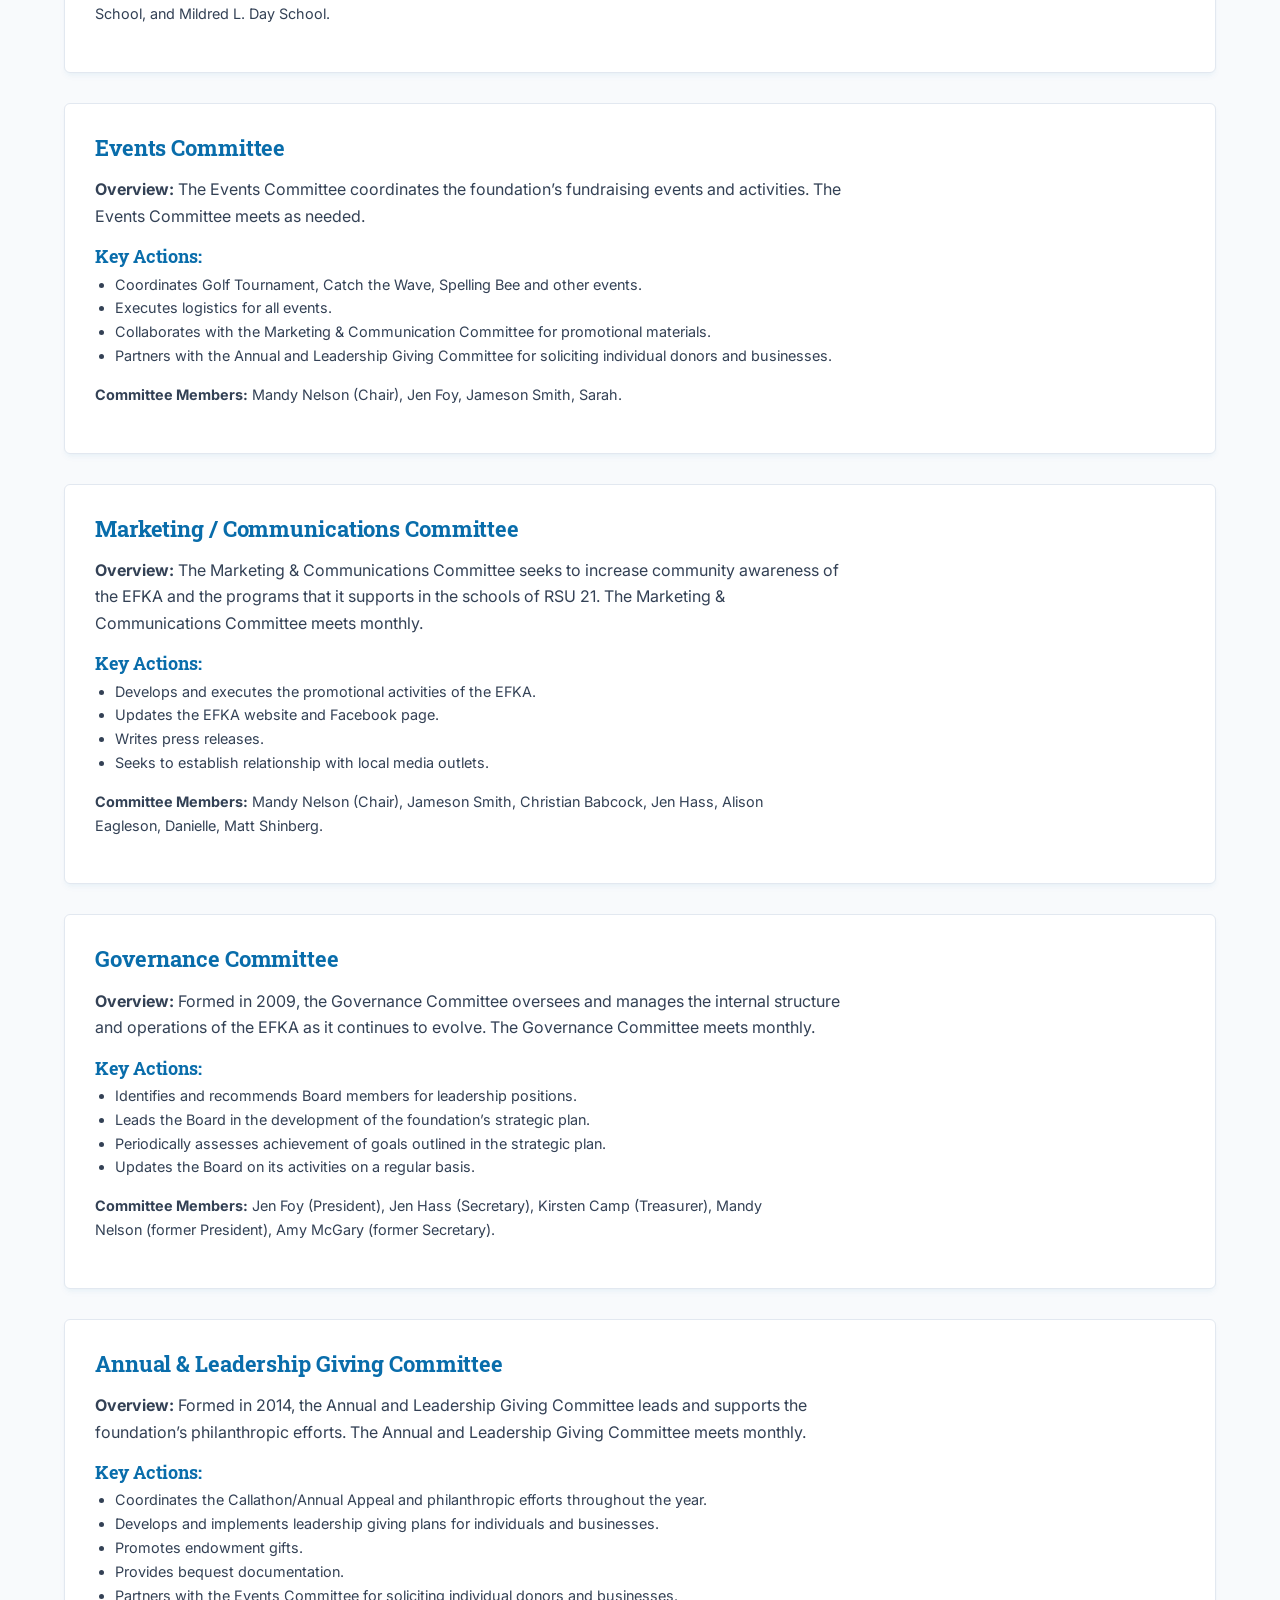
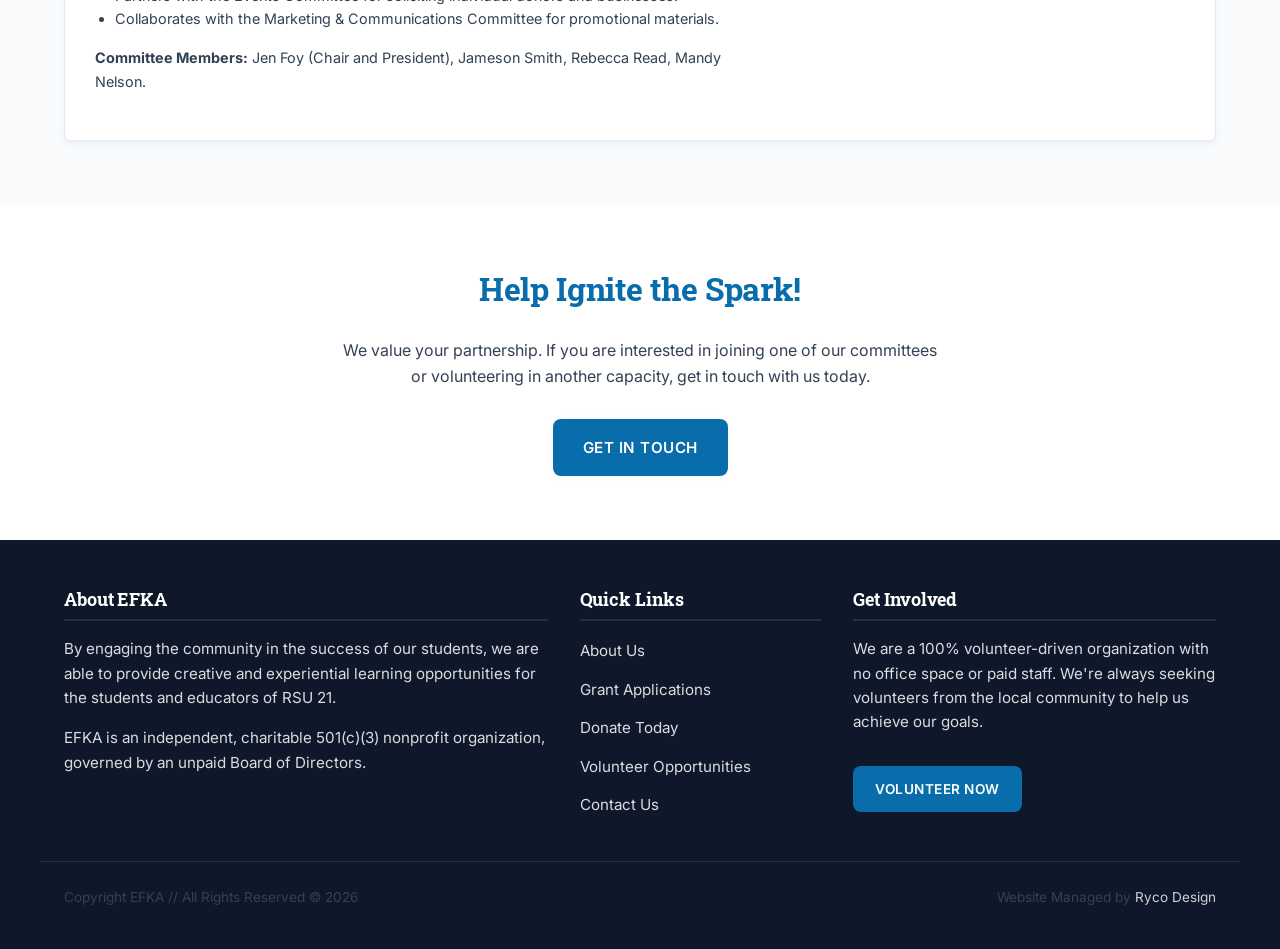
<file: volunteer.html>
<!DOCTYPE html>
<html lang="en">
<head>
    <meta charset="UTF-8">
    <meta name="viewport" content="width=device-width, initial-scale=1.0">
    <title>Volunteer - Education Foundation KA</title>
    <meta name="description" content="Join EFKA as a volunteer to help support student learning and educational excellence.">
    <link rel="stylesheet" href="css/style.css">
    <link rel="icon" type="image/png" href="assets/images/fav.png">
</head>
<body>

<a href="#main-content" class="skip-link">Skip to main content</a>

<header class="site-header">
    <div class="container header-container">
        <div class="logo">
            <a href="index.html">
                <img src="assets/images/efka_logo_web.png" alt="Education Foundation of the Kennebunks and Arundel">
            </a>
        </div>
        <button class="mobile-nav-toggle" aria-label="Toggle navigation" aria-expanded="false">
            <span></span>
            <span></span>
            <span></span>
        </button>
        <nav class="nav-container" aria-label="Main Navigation">
            <ul class="main-menu">
                <li class="menu-item"><a href="index.html">Home</a></li>
                <li class="menu-item "><a href="about-us.html">About Us</a></li>
                <li class="menu-item ">
                    <a href="index.html#grants">Grants</a>
                    <div class="dropdown-menu">
                        <a href="grant-applications.html">Grant Applications</a>
                        <a href="proposal-form.html">Proposal Form</a>
                        <a href="micro-grant.html">Micro Grant</a>
                        <a href="reflection-form.html">Reflection Form</a>
                    </div>
                </li>
                <li class="menu-item ">
                    <a href="donate.html">Donate</a>
                    <div class="dropdown-menu">
                        <a href="donate.html">Donate Today</a>
                        <a href="business-partner-program.html">Business Partner Program</a>
                    </div>
                </li>
                <li class="menu-item active">
                    <a href="index.html#volunteer">Volunteer</a>
                    <div class="dropdown-menu">
                        <a href="volunteer.html">Volunteer Opportunities</a>
                    </div>
                </li>
                <li class="menu-item "><a href="videos.html">Videos</a></li>
                <li class="menu-item "><a href="news.html">News</a></li>
                <li class="menu-item "><a href="contact-us.html">Contact</a></li>
            </ul>
        </nav>
    </div>
</header>

<main id="main-content">

<section class="page-intro">
    <div class="container text-center">
        <h1>Volunteer</h1>
        <p class="text-center">“Alone we can do so little; together we can do so much”</p>
        <span style="font-style: italic; display: block; margin-top: 10px;">- Helen Keller</span>
    </div>
</section>

<section class="section-padding">
    <div class="container">
        <div class="about-sections-grid">
            <div>
                <h2>Get Involved</h2>
                <p>The Education Foundation of the Kennebunks and Arundel is a community-based foundation; our work on behalf of our children is only possible because of the talent, creativity and energy invested by dozens of volunteers from our communities. If you share the passion for making our children’s education the best it can be, please join us!</p>
                
                <h3 style="margin-top: 30px; margin-bottom: 20px;">Volunteers are needed for:</h3>
                <div style="display: grid; grid-template-columns: 1fr 1fr; gap: 15px; margin-bottom: 30px;">
                    <ul style="list-style-type: disc; margin-left: 20px; font-size: 1rem; line-height: 1.8;">
                        <li>Data Entry</li>
                        <li>Event Planning</li>
                        <li>Fundraising</li>
                        <li>Projects</li>
                        <li>Mailing Prep</li>
                    </ul>
                    <ul style="list-style-type: disc; margin-left: 20px; font-size: 1rem; line-height: 1.8;">
                        <li>Photography</li>
                        <li>Publicity</li>
                        <li>Social Media</li>
                        <li>Outreach</li>
                        <li>Writing</li>
                    </ul>
                </div>
                
                <h2>Who We Are</h2>
                <p>The EFKA and its committees are directed and governed by volunteers of the towns of Kennebunk, Kennebunkport, and Arundel, Maine. We seek to bring community resources directly into the classrooms of RSU 21.</p>
            </div>
            
            <div>
                <img src="assets/images/voluteerimage2.jpg" alt="EFKA Volunteers" style="width: 100%; border-radius: 6px; box-shadow: var(--shadow-medium); margin-bottom: 20px;">
            </div>
        </div>
    </div>
</section>

<section class="section-padding bg-light">
    <div class="container">
        <h2 class="text-center" style="margin-bottom: 40px;">Committees</h2>
        <p class="text-center text-muted" style="max-width: 700px; margin: 0 auto 40px auto;">The efforts of the EFKA are primarily driven by five volunteer-based committees. We have no paid staff so volunteers from the local community are the lifeblood of the foundation. Without them, we could not ignite the creative spark in the schools of RSU 21.</p>
        
        <div style="display: flex; flex-direction: column; gap: 30px;">
            <div style="background: white; border: 1px solid var(--border-color); border-radius: 6px; padding: 30px; box-shadow: var(--shadow-subtle);">
                <h3 style="color: var(--primary); margin-bottom: 15px;">Grants Committee</h3>
                <p><strong>Overview:</strong> The Grants Committee is the liaison between the Board and the schools. The Grants Committee meets monthly.</p>
                <h4 style="margin-top: 15px; margin-bottom: 5px;">Key Actions:</h4>
                <ul style="list-style-type: disc; margin-left: 20px; margin-bottom: 15px; font-size: 0.9rem;">
                    <li>Solicits and assesses proposals for funding, and makes recommendations to the board to approve or deny requests.</li>
                    <li>Collects and shares grant reflections and photos.</li>
                    <li>Functions as a liaison and ambassador to grant seekers, administrators and teachers throughout the grant process.</li>
                </ul>
                <p style="font-size: 0.9rem;"><strong>Committee Members:</strong> Christian Babcock (Chair), Rebecca Read (Liaison to Kennebunk High School), Jen Foy (Liaison to Middle School of the Kennebunks), Jennifer Hass (Liaison to Sea Road School), and School Liaisons for Kennebunkport Consolidated School, Kennebunk Elementary School, and Mildred L. Day School.</p>
            </div>

            <div style="background: white; border: 1px solid var(--border-color); border-radius: 6px; padding: 30px; box-shadow: var(--shadow-subtle);">
                <h3 style="color: var(--primary); margin-bottom: 15px;">Events Committee</h3>
                <p><strong>Overview:</strong> The Events Committee coordinates the foundation’s fundraising events and activities. The Events Committee meets as needed.</p>
                <h4 style="margin-top: 15px; margin-bottom: 5px;">Key Actions:</h4>
                <ul style="list-style-type: disc; margin-left: 20px; margin-bottom: 15px; font-size: 0.9rem;">
                    <li>Coordinates Golf Tournament, Catch the Wave, Spelling Bee and other events.</li>
                    <li>Executes logistics for all events.</li>
                    <li>Collaborates with the Marketing & Communication Committee for promotional materials.</li>
                    <li>Partners with the Annual and Leadership Giving Committee for soliciting individual donors and businesses.</li>
                </ul>
                <p style="font-size: 0.9rem;"><strong>Committee Members:</strong> Mandy Nelson (Chair), Jen Foy, Jameson Smith, Sarah.</p>
            </div>

            <div style="background: white; border: 1px solid var(--border-color); border-radius: 6px; padding: 30px; box-shadow: var(--shadow-subtle);">
                <h3 style="color: var(--primary); margin-bottom: 15px;">Marketing / Communications Committee</h3>
                <p><strong>Overview:</strong> The Marketing & Communications Committee seeks to increase community awareness of the EFKA and the programs that it supports in the schools of RSU 21. The Marketing & Communications Committee meets monthly.</p>
                <h4 style="margin-top: 15px; margin-bottom: 5px;">Key Actions:</h4>
                <ul style="list-style-type: disc; margin-left: 20px; margin-bottom: 15px; font-size: 0.9rem;">
                    <li>Develops and executes the promotional activities of the EFKA.</li>
                    <li>Updates the EFKA website and Facebook page.</li>
                    <li>Writes press releases.</li>
                    <li>Seeks to establish relationship with local media outlets.</li>
                </ul>
                <p style="font-size: 0.9rem;"><strong>Committee Members:</strong> Mandy Nelson (Chair), Jameson Smith, Christian Babcock, Jen Hass, Alison Eagleson, Danielle, Matt Shinberg.</p>
            </div>

            <div style="background: white; border: 1px solid var(--border-color); border-radius: 6px; padding: 30px; box-shadow: var(--shadow-subtle);">
                <h3 style="color: var(--primary); margin-bottom: 15px;">Governance Committee</h3>
                <p><strong>Overview:</strong> Formed in 2009, the Governance Committee oversees and manages the internal structure and operations of the EFKA as it continues to evolve. The Governance Committee meets monthly.</p>
                <h4 style="margin-top: 15px; margin-bottom: 5px;">Key Actions:</h4>
                <ul style="list-style-type: disc; margin-left: 20px; margin-bottom: 15px; font-size: 0.9rem;">
                    <li>Identifies and recommends Board members for leadership positions.</li>
                    <li>Leads the Board in the development of the foundation’s strategic plan.</li>
                    <li>Periodically assesses achievement of goals outlined in the strategic plan.</li>
                    <li>Updates the Board on its activities on a regular basis.</li>
                </ul>
                <p style="font-size: 0.9rem;"><strong>Committee Members:</strong> Jen Foy (President), Jen Hass (Secretary), Kirsten Camp (Treasurer), Mandy Nelson (former President), Amy McGary (former Secretary).</p>
            </div>

            <div style="background: white; border: 1px solid var(--border-color); border-radius: 6px; padding: 30px; box-shadow: var(--shadow-subtle);">
                <h3 style="color: var(--primary); margin-bottom: 15px;">Annual & Leadership Giving Committee</h3>
                <p><strong>Overview:</strong> Formed in 2014, the Annual and Leadership Giving Committee leads and supports the foundation’s philanthropic efforts. The Annual and Leadership Giving Committee meets monthly.</p>
                <h4 style="margin-top: 15px; margin-bottom: 5px;">Key Actions:</h4>
                <ul style="list-style-type: disc; margin-left: 20px; margin-bottom: 15px; font-size: 0.9rem;">
                    <li>Coordinates the Callathon/Annual Appeal and philanthropic efforts throughout the year.</li>
                    <li>Develops and implements leadership giving plans for individuals and businesses.</li>
                    <li>Promotes endowment gifts.</li>
                    <li>Provides bequest documentation.</li>
                    <li>Partners with the Events Committee for soliciting individual donors and businesses.</li>
                    <li>Collaborates with the Marketing & Communications Committee for promotional materials.</li>
                </ul>
                <p style="font-size: 0.9rem;"><strong>Committee Members:</strong> Jen Foy (Chair and President), Jameson Smith, Rebecca Read, Mandy Nelson.</p>
            </div>
        </div>
    </div>
</section>

<section class="section-padding" style="text-align: center;">
    <div class="container">
        <h2>Help Ignite the Spark!</h2>
        <p style="max-width: 600px; margin: 20px auto 30px auto;">We value your partnership. If you are interested in joining one of our committees or volunteering in another capacity, get in touch with us today.</p>
        <a href="contact-us.html" class="btn btn-primary">Get in Touch</a>
    </div>
</section>

</main>

<footer class="site-footer" id="contact">
    <div class="container footer-grid">
        <div class="footer-widget">
            <h3>About EFKA</h3>
            <p>By engaging the community in the success of our students, we are able to provide creative and experiential learning opportunities for the students and educators of RSU 21.</p>
            <p style="margin-top: 15px;">EFKA is an independent, charitable 501(c)(3) nonprofit organization, governed by an unpaid Board of Directors.</p>
        </div>
        <div class="footer-widget">
            <h3>Quick Links</h3>
            <ul class="footer-links">
                <li><a href="about-us.html">About Us</a></li>
                <li><a href="grant-applications.html">Grant Applications</a></li>
                <li><a href="donate.html">Donate Today</a></li>
                <li><a href="volunteer.html">Volunteer Opportunities</a></li>
                <li><a href="contact-us.html">Contact Us</a></li>
            </ul>
        </div>
        <div class="footer-widget">
            <h3>Get Involved</h3>
            <p>We are a 100% volunteer-driven organization with no office space or paid staff. We're always seeking volunteers from the local community to help us achieve our goals.</p>
            <a href="volunteer.html" class="btn btn-primary" style="margin-top: 15px; font-size: 0.85rem; padding: 10px 20px;">Volunteer Now</a>
        </div>
    </div>
    <div class="container footer-bottom">
        <p>Copyright EFKA // All Rights Reserved &copy; 2026</p>
        <p>Website Managed by <a href="https://www.rycodesign.com" target="_blank" rel="noopener">Ryco Design</a></p>
    </div>
</footer>

<!-- Quick Contact Sliding Drawer Widget -->
<div class="quick-contact-container">
    <button class="quick-contact-trigger" aria-label="Toggle Quick Contact" aria-haspopup="dialog" aria-expanded="false">
        <svg class="message-icon" viewBox="0 0 24 24"><path d="M20 2H4c-1.1 0-1.99.9-1.99 2L2 22l4-4h14c1.1 0 2-.9 2-2V4c0-1.1-.9-2-2-2zm-2 12H6v-2h12v2zm0-3H6V9h12v2zm0-3H6V6h12v2z"/></svg>
        <svg class="close-icon" viewBox="0 0 24 24"><path d="M19 6.41L17.59 5 12 10.59 6.41 5 5 6.41 10.59 12 5 17.59 6.41 19 12 13.41 17.59 19 19 17.59 13.41 12z"/></svg>
    </button>
    <div class="quick-contact-drawer" role="dialog" aria-label="Quick Contact Form">
        <h3>Quick Contact</h3>
        <p>Send us an email and we'll get back to you asap.</p>
        <form id="quick-contact-form" class="interactive-form">
            <div class="form-group">
                <input type="text" name="qc_name" placeholder="Name" aria-label="Your Name" required>
            </div>
            <div class="form-group">
                <input type="email" name="qc_email" placeholder="Email" aria-label="Your Email Address" required>
            </div>
            <div class="form-group">
                <textarea name="qc_message" placeholder="Message" aria-label="Your Message" required></textarea>
            </div>
            <div class="checkbox-group">
                <input type="checkbox" id="qc_gdpr" name="qc_gdpr" required>
                <label for="qc_gdpr">I consent to Education Foundation KA collecting my details through this form.</label>
            </div>
            <button type="submit" class="btn btn-accent">Send Message</button>
        </form>
    </div>
</div>
<script src="js/script.js"></script>
</body>
</html>
</file>
<file: css/style.css>
/* 
   EFKA - Education Foundation of the Kennebunks and Arundel
   Shared Brand Stylesheet
*/

@import url('https://fonts.googleapis.com/css2?family=Inter:wght@300;400;500;600;700;800&family=Roboto+Slab:wght@300;400;500;700&display=swap');

:root {
    --primary: #096dab;
    --primary-rgb: 9, 109, 171;
    --primary-light: #5caddf;
    --primary-light-rgb: 92, 173, 223;
    --accent: #54b649;
    --accent-rgb: 84, 182, 73;
    
    --bg-white: #ffffff;
    --bg-light: #f8fafc;
    --bg-dark: #0f172a;
    
    --text-dark: #1e293b;
    --text-light: #ffffff;
    --text-muted: #64748b;
    
    --border-color: #e2e8f0;
    --border-color-light: #f1f5f9;
    
    --font-sans: 'Inter', system-ui, -apple-system, BlinkMacSystemFont, "Segoe UI", Roboto, sans-serif;
    --font-serif: 'Roboto Slab', Georgia, serif;
    --transition-smooth: all 0.3s cubic-bezier(0.4, 0, 0.2, 1);
    --shadow-subtle: 0 4px 6px -1px rgba(9, 109, 171, 0.05), 0 2px 4px -1px rgba(9, 109, 171, 0.025);
    --shadow-medium: 0 10px 15px -3px rgba(9, 109, 171, 0.08), 0 4px 6px -2px rgba(9, 109, 171, 0.04);
    --shadow-hover: 0 20px 25px -5px rgba(9, 109, 171, 0.12), 0 10px 10px -5px rgba(9, 109, 171, 0.06);
    
    --header-height: 90px;
    --header-sticky-height: 80px;

    /* New design system tokens */
    --color-bg: #ffffff;
    --color-surface: #ffffff;
    --color-text: #1e293b;
    --color-text-charcoal: #334155;
    --color-muted: #64748b;
    --color-primary: #096dab;
    --color-primary-hover: #075687;
    --color-accent: #54b649;
    --color-accent-hover: #459a3c;
    --color-tint-blue: #f0f7fc;
    --color-tint-gray: #f8fafc;
    --color-tint-cream: #fdfbf7;
    --radius-md: 8px;
    --radius-lg: 16px;
    --shadow-sm: 0 2px 8px rgba(9, 109, 171, 0.04);
    --shadow-md: 0 8px 24px rgba(9, 109, 171, 0.06);
    --shadow-lg: 0 16px 36px rgba(9, 109, 171, 0.1);
    --space-1: 4px;
    --space-2: 8px;
    --space-3: 12px;
    --space-4: 16px;
    --space-5: 24px;
    --space-6: 32px;
    --space-7: 48px;
    --space-8: 64px;
    --space-9: 96px;
}

/* ==========================================================================
   Base Reset
   ========================================================================== */
*, *::before, *::after {
    box-sizing: border-box;
    margin: 0;
    padding: 0;
}

html {
    scroll-behavior: smooth;
    scroll-padding-top: var(--header-height);
}

body {
    font-family: var(--font-sans);
    font-size: 16px;
    line-height: 1.65;
    color: var(--color-text-charcoal);
    background-color: var(--color-bg);
    overflow-x: hidden;
    -webkit-font-smoothing: antialiased;
    -moz-osx-font-smoothing: grayscale;
}

a {
    color: var(--color-primary);
    text-decoration: none;
    transition: var(--transition-smooth);
}

a:hover {
    color: var(--color-primary-hover);
}

ul, ol {
    list-style: none;
}

img {
    max-width: 100%;
    height: auto;
    display: block;
}

iframe {
    border: none;
}

h1, h2, h3, h4, h5, h6 {
    font-family: var(--font-serif);
    font-weight: 700;
    line-height: 1.25;
    color: var(--color-primary);
    margin-bottom: var(--space-3);
}

h1 { 
    font-size: 48px; 
    letter-spacing: -0.02em;
}

h2 { 
    font-size: 32px; 
    letter-spacing: -0.01em;
    position: relative;
    padding-bottom: var(--space-2);
}

h3 { 
    font-size: 22px; 
    letter-spacing: -0.005em;
}

h4 { 
    font-size: 18px; 
}

p {
    margin-bottom: var(--space-4);
    color: var(--color-text-charcoal);
    max-width: 75ch;
}

/* Skip Link for accessibility */
.skip-link {
    position: absolute;
    top: -100px;
    left: 20px;
    background: var(--color-primary);
    color: white;
    padding: 10px 20px;
    z-index: 9999;
    border-radius: var(--radius-md);
    transition: top 0.2s;
    font-weight: 600;
}

.skip-link:focus {
    top: 20px;
}

/* Screen reader only utility */
.sr-only {
    position: absolute;
    width: 1px;
    height: 1px;
    padding: 0;
    margin: -1px;
    overflow: hidden;
    clip: rect(0, 0, 0, 0);
    white-space: nowrap;
    border: 0;
}

.container {
    max-width: 1200px;
    margin: 0 auto;
    padding: 0 var(--space-5);
    position: relative;
}

.text-center { text-align: center; }
.text-light { color: var(--text-light) !important; }
.text-muted { color: var(--color-muted) !important; }

.section-padding {
    padding: var(--space-8) 0;
}

.bg-light {
    background-color: var(--color-tint-gray);
}

.bg-white {
    background-color: var(--color-bg);
}

.bg-primary {
    background-color: var(--color-primary);
    color: var(--text-light);
}

.bg-accent {
    background-color: var(--color-accent);
    color: var(--text-light);
}

/* Button System */
.btn {
    display: inline-block;
    padding: 14px 28px;
    font-size: 0.95rem;
    font-weight: 600;
    text-transform: uppercase;
    letter-spacing: 0.5px;
    border-radius: var(--radius-md);
    border: 2px solid transparent;
    cursor: pointer;
    transition: var(--transition-smooth);
    text-align: center;
    box-shadow: var(--shadow-sm);
}

.btn:focus-visible {
    outline: 3px solid var(--color-primary);
    outline-offset: 2px;
}

.btn-primary {
    background-color: var(--color-primary);
    color: var(--text-light);
}

.btn-primary:hover {
    background-color: var(--color-primary-hover);
    color: var(--text-light);
    transform: translateY(-2px);
    box-shadow: var(--shadow-md);
}

.btn-accent {
    background-color: var(--color-accent);
    color: var(--text-light);
}

.btn-accent:hover {
    background-color: var(--color-accent-hover);
    color: var(--text-light);
    transform: translateY(-2px);
    box-shadow: var(--shadow-md);
}

.btn-outline-primary {
    background-color: transparent;
    color: var(--color-primary);
    border-color: var(--color-primary);
}

.btn-outline-primary:hover {
    background-color: var(--color-primary);
    color: var(--text-light);
    transform: translateY(-2px);
    box-shadow: var(--shadow-md);
}

.btn-outline-white {
    background-color: transparent;
    color: var(--text-light);
    border-color: var(--text-light);
}

.btn-outline-white:hover {
    background-color: var(--text-light);
    color: var(--color-primary);
    transform: translateY(-2px);
}

/* ==========================================================================
   Header & Navigation
   ========================================================================== */
.site-header {
    background-color: var(--color-bg);
    box-shadow: var(--shadow-sm);
    position: sticky;
    top: 0;
    z-index: 1000;
    transition: var(--transition-smooth);
    width: 100%;
}

.header-container {
    display: flex;
    justify-content: space-between;
    align-items: center;
    max-width: 1200px;
    margin: 0 auto;
    padding: 0 var(--space-5);
    height: var(--header-height);
}

.logo {
    margin: 0;
}

.logo a {
    display: flex;
    align-items: center;
}

.logo img {
    height: 60px;
    width: auto;
    transition: var(--transition-smooth);
}

/* Main Navigation Menu */
.nav-container {
    display: flex;
    align-items: center;
}

.main-menu {
    display: flex;
    align-items: center;
    gap: var(--space-2);
}

.menu-item {
    position: relative;
}

.menu-item > a {
    display: block;
    padding: 10px 16px;
    color: var(--color-text-charcoal);
    font-size: 0.9rem;
    font-weight: 600;
    text-transform: capitalize;
    border-radius: var(--radius-md);
    transition: var(--transition-smooth);
}

.menu-item:hover > a,
.menu-item.active > a {
    color: var(--color-primary);
    background-color: var(--color-tint-blue);
}

/* Dropdowns */
.dropdown-menu {
    position: absolute;
    top: 100%;
    left: 0;
    background-color: var(--color-bg);
    min-width: 240px;
    box-shadow: var(--shadow-lg);
    border-radius: var(--radius-md);
    padding: var(--space-2) 0;
    border: 1px solid var(--border-color);
    opacity: 0;
    visibility: hidden;
    transform: translateY(10px);
    transition: var(--transition-smooth);
    z-index: 1001;
}

.menu-item:hover .dropdown-menu {
    opacity: 1;
    visibility: visible;
    transform: translateY(0);
}

.dropdown-menu a {
    display: block;
    padding: 10px 20px;
    color: var(--color-text-charcoal);
    font-size: 0.85rem;
    font-weight: 500;
    transition: var(--transition-smooth);
}

.dropdown-menu a:hover {
    background-color: var(--color-tint-blue);
    color: var(--color-primary);
    padding-left: 24px;
}

/* Mobile Nav Trigger */
.mobile-nav-toggle {
    display: none;
    background: none;
    border: none;
    cursor: pointer;
    padding: 10px;
    z-index: 1002;
}

.mobile-nav-toggle span {
    display: block;
    width: 25px;
    height: 3px;
    background-color: var(--color-primary);
    margin: 5px 0;
    transition: var(--transition-smooth);
}

.mobile-nav-toggle.active span:nth-child(1) {
    transform: translateY(8px) rotate(45deg);
}

.mobile-nav-toggle.active span:nth-child(2) {
    opacity: 0;
}

.mobile-nav-toggle.active span:nth-child(3) {
    transform: translateY(-8px) rotate(-45deg);
}

/* ==========================================================================
   Hero Section
   ========================================================================== */
.hero {
    position: relative;
    min-height: 600px;
    height: 75vh;
    display: flex;
    align-items: center;
    justify-content: center;
    color: var(--text-light);
    overflow: hidden;
    text-align: center;
}

.hero-video-bg {
    position: absolute;
    top: 50%;
    left: 50%;
    min-width: 100%;
    min-height: 100%;
    width: auto;
    height: auto;
    z-index: 1;
    transform: translate(-50%, -50%);
    object-fit: cover;
}

.hero-overlay {
    position: absolute;
    top: 0;
    left: 0;
    width: 100%;
    height: 100%;
    background: linear-gradient(to bottom, rgba(15, 23, 42, 0.75), rgba(9, 109, 171, 0.7));
    z-index: 2;
}

.hero-content {
    position: relative;
    z-index: 3;
    max-width: 850px;
    padding: var(--space-6) var(--space-5);
}

.hero-content h1 {
    color: var(--text-light);
    font-size: 52px;
    font-weight: 800;
    line-height: 1.15;
    margin-bottom: var(--space-4);
    letter-spacing: -0.02em;
    font-family: var(--font-serif);
}

.hero-content p {
    color: rgba(255, 255, 255, 0.9);
    font-size: 20px;
    line-height: 1.5;
    margin-bottom: var(--space-6);
    text-transform: none; /* mixed sentence case */
    font-family: var(--font-sans);
    max-width: 680px;
    margin-left: auto;
    margin-right: auto;
}

.hero-ctas {
    display: flex;
    gap: var(--space-4);
    justify-content: center;
    flex-wrap: wrap;
}

/* Page Intro/Hero Banner (for subpages) */
.page-intro {
    background: linear-gradient(135deg, var(--color-primary) 0%, var(--primary-light) 100%);
    color: var(--text-light);
    padding: var(--space-7) 0;
    position: relative;
}

.page-intro h1 {
    color: var(--text-light);
    margin-bottom: var(--space-2);
    font-size: 2.2rem;
}

.page-intro p {
    color: rgba(255, 255, 255, 0.9);
    font-size: 1.1rem;
    margin-bottom: 0;
    max-width: 700px;
    margin-left: auto;
    margin-right: auto;
}

/* ==========================================================================
   Home Pillars of Support
   ========================================================================== */
.pillars-grid {
    display: grid;
    grid-template-columns: repeat(3, 1fr);
    gap: var(--space-5);
    position: relative;
    z-index: 10;
}

@media (min-width: 1025px) {
    .pillars-grid .pillar-card:nth-child(4) {
        grid-column: 2;
    }
}

.pillar-card {
    background-color: var(--color-surface);
    padding: var(--space-6) var(--space-5);
    border-radius: var(--radius-lg);
    box-shadow: var(--shadow-sm);
    text-align: center;
    transition: var(--transition-smooth);
    border: 1px solid var(--border-color);
    display: flex;
    flex-direction: column;
    height: 100%;
}

.pillar-card:hover {
    transform: translateY(-6px);
    box-shadow: var(--shadow-lg);
    border-color: var(--color-primary);
}

.pillar-icon {
    font-size: 28px;
    width: 60px;
    height: 60px;
    background-color: var(--color-tint-blue);
    border-radius: 50%;
    display: flex;
    align-items: center;
    justify-content: center;
    margin: 0 auto var(--space-4) auto;
    transition: var(--transition-smooth);
}

.pillar-card:hover .pillar-icon {
    background-color: var(--color-primary);
    color: var(--text-light);
}

.pillar-card h3 {
    font-size: var(--space-4);
    font-weight: 700;
    margin-bottom: var(--space-3);
    font-family: var(--font-serif);
}

.pillar-card p {
    font-size: 0.95rem;
    color: var(--color-muted);
    margin-bottom: 0;
    line-height: 1.5;
}

/* ==========================================================================
   Grants in Action / Image Grids
   ========================================================================== */
.grants-section-header {
    margin-bottom: var(--space-6);
}

.grants-grid {
    display: grid;
    grid-template-columns: repeat(3, 1fr);
    gap: var(--space-6);
}

.grant-item {
    background-color: var(--color-surface);
    border-radius: var(--radius-lg);
    overflow: hidden;
    box-shadow: var(--shadow-sm);
    transition: var(--transition-smooth);
    border: 1px solid var(--border-color);
    display: flex;
    flex-direction: column;
    height: 100%;
}

.grant-item:hover {
    transform: translateY(-6px);
    box-shadow: var(--shadow-lg);
    border-color: var(--color-primary);
}

.grant-img-wrapper {
    position: relative;
    overflow: hidden;
    height: 220px;
}

.grant-img-wrapper img {
    width: 100%;
    height: 100%;
    object-fit: cover;
    transition: var(--transition-smooth);
}

.grant-item:hover .grant-img-wrapper img {
    transform: scale(1.05);
}

.grant-item-content {
    padding: var(--space-5);
    display: flex;
    flex-direction: column;
    flex-grow: 1;
}

.grant-item h3 {
    font-size: 19px;
    font-weight: 700;
    margin-bottom: var(--space-3);
    color: var(--color-primary);
    font-family: var(--font-serif);
}

.grant-item p {
    font-size: 0.95rem;
    color: var(--color-text-charcoal);
    margin-bottom: 0;
    line-height: 1.6;
    flex-grow: 1;
}

/* ==========================================================================
   Testimonial Block
   ========================================================================== */
.testimonials-section {
    position: relative;
    background-image: url('../assets/images/what-people-are-saying.jpg');
    background-size: cover;
    background-position: top center;
    background-repeat: no-repeat;
    background-attachment: scroll;
    padding: var(--space-8) 0;
    color: var(--text-light);
    z-index: 1;
}

.testimonials-section::before {
    content: '';
    position: absolute;
    top: 0;
    left: 0;
    width: 100%;
    height: 100%;
    background-color: rgba(15, 23, 42, 0.75);
    z-index: -1;
}

.testimonials-subtitle {
    color: var(--primary-light);
    font-size: 1.1rem;
    font-weight: 600;
    margin-bottom: var(--space-6);
    text-transform: uppercase;
    letter-spacing: 2px;
}

.testimonials-grid {
    display: grid;
    grid-template-columns: repeat(3, 1fr);
    gap: var(--space-6);
}

.testimonial-card {
    background-color: rgba(255, 255, 255, 0.06);
    backdrop-filter: blur(12px);
    -webkit-backdrop-filter: blur(12px);
    border: 1px solid rgba(255, 255, 255, 0.12);
    border-radius: var(--radius-lg);
    padding: var(--space-6) var(--space-5);
    display: flex;
    flex-direction: column;
    justify-content: space-between;
    text-align: left;
    transition: var(--transition-smooth);
    position: relative;
}

.testimonial-card::before {
    content: '“';
    position: absolute;
    top: 15px;
    right: 25px;
    font-size: 80px;
    color: rgba(255, 255, 255, 0.1);
    font-family: Georgia, serif;
    line-height: 1;
}

.testimonial-card:hover {
    transform: translateY(-5px);
    background-color: rgba(255, 255, 255, 0.1);
    border-color: rgba(255, 255, 255, 0.25);
    box-shadow: 0 20px 40px rgba(0, 0, 0, 0.4);
}

.testimonial-quote {
    font-size: 0.95rem;
    font-style: italic;
    line-height: 1.7;
    color: #f1f5f9;
    margin-bottom: var(--space-4);
    position: relative;
    z-index: 2;
}

.testimonial-meta {
    display: flex;
    flex-direction: column;
    border-top: 1px solid rgba(255, 255, 255, 0.15);
    padding-top: var(--space-3);
}

.testimonial-author {
    font-size: 1rem;
    font-weight: 700;
    color: var(--primary-light);
}

.testimonial-company {
    font-size: 0.85rem;
    color: rgba(255, 255, 255, 0.65);
    margin-top: 2px;
}

/* ==========================================================================
   Grids & Content Layouts (FAQ, Board, Forms)
   ========================================================================== */
.about-sections-grid {
    display: grid;
    grid-template-columns: 2fr 1fr;
    gap: 50px;
}

.faq-accordion {
    margin-top: 30px;
}

.faq-item {
    border-bottom: 1px solid var(--border-color);
    margin-bottom: 15px;
}

.faq-question {
    display: flex;
    justify-content: space-between;
    align-items: center;
    padding: 15px 0;
    cursor: pointer;
    font-weight: 700;
    color: var(--primary);
    font-size: 1.1rem;
    user-select: none;
}

.faq-answer {
    padding-bottom: 15px;
    display: none;
}

/* Board of Directors Grid */
.board-grid {
    display: grid;
    grid-template-columns: repeat(5, 1fr);
    gap: 20px;
    margin-top: 40px;
}

.board-member {
    text-align: center;
    background-color: var(--bg-light);
    padding: 20px 10px;
    border-radius: 4px;
    border: 1px solid var(--border-color-light);
}

.board-member img {
    width: 90px;
    height: 90px;
    border-radius: 50%;
    margin: 0 auto 15px auto;
    object-fit: cover;
    background-color: var(--border-color);
}

.board-member h4 {
    font-size: 0.95rem;
    margin-bottom: 5px;
    color: var(--text-dark);
}

.board-member p {
    font-size: 0.8rem;
    color: var(--text-muted);
    margin-bottom: 0;
}

/* Sponsor Grid */
.sponsor-section-title {
    margin: 40px 0 20px 0;
    text-transform: uppercase;
    font-size: 1.1rem;
    letter-spacing: 1px;
    color: var(--primary);
    border-left: 4px solid var(--accent);
    padding-left: 10px;
}

.sponsor-grid {
    display: flex;
    flex-wrap: wrap;
    gap: 30px;
    align-items: center;
    justify-content: center;
    margin-bottom: 50px;
}

.sponsor-logo {
    max-height: 80px;
    max-width: 180px;
    filter: grayscale(100%);
    opacity: 0.7;
    transition: var(--transition-smooth);
}

.sponsor-logo:hover {
    filter: grayscale(0%);
    opacity: 1;
    transform: scale(1.05);
}

.business-tiers-grid {
    display: grid;
    grid-template-columns: repeat(5, 1fr);
    gap: 20px;
}

.tier-card {
    background-color: var(--bg-light);
    border-radius: 6px;
    padding: 25px 15px;
    text-align: center;
    box-shadow: var(--shadow-subtle);
    border: 1px solid var(--border-color);
    transition: var(--transition-smooth);
}

.tier-card:hover {
    transform: translateY(-3px);
    box-shadow: var(--shadow-medium);
}

.tier-card h3 {
    margin-bottom: 10px;
}

.tier-amount {
    font-size: 1.5rem;
    font-weight: 700;
    color: var(--accent);
}

/* Committees Layout */
.committees-grid {
    display: grid;
    grid-template-columns: repeat(3, 1fr);
    gap: 30px;
}

.committee-card {
    background-color: var(--bg-white);
    border: 1px solid var(--border-color);
    border-radius: 6px;
    padding: 25px;
    box-shadow: var(--shadow-subtle);
}

.committee-card h3 {
    font-size: 1.25rem;
}

/* Videos Page Grid */
.videos-grid {
    display: grid;
    grid-template-columns: repeat(2, 1fr);
    gap: 35px;
}

.video-card {
    background-color: var(--bg-white);
    border-radius: 6px;
    overflow: hidden;
    box-shadow: var(--shadow-subtle);
    border: 1px solid var(--border-color-light);
}

.video-container {
    position: relative;
    padding-bottom: 56.25%; /* 16:9 */
    height: 0;
    overflow: hidden;
    background-color: #000;
}

.video-container iframe {
    position: absolute;
    top: 0;
    left: 0;
    width: 100%;
    height: 100%;
}

.video-info {
    padding: 20px;
}

.video-info h3 {
    font-size: 1.15rem;
    margin-bottom: 0;
}

/* ==========================================================================
   Form Styling (Micro-Grant, Reflection, Proposal, Contact)
   ========================================================================== */
.form-container {
    max-width: 900px;
    margin: 0 auto;
    background-color: var(--bg-white);
    padding: 40px;
    border-radius: 8px;
    box-shadow: var(--shadow-medium);
    border: 1px solid var(--border-color-light);
}

.form-info-box {
    background-color: rgba(9, 109, 171, 0.05);
    border-left: 4px solid var(--primary);
    padding: 20px;
    margin-bottom: 30px;
    border-radius: 0 4px 4px 0;
}

.form-info-box p:last-child {
    margin-bottom: 0;
}

.form-section-title {
    font-size: 1.3rem;
    color: var(--primary);
    border-bottom: 2px solid var(--primary-light);
    padding-bottom: 8px;
    margin: 35px 0 20px 0;
}

.form-section-title:first-of-type {
    margin-top: 0;
}

.form-grid {
    display: grid;
    grid-template-columns: repeat(2, 1fr);
    gap: 20px;
}

.form-group {
    margin-bottom: 20px;
}

.form-group.full-width {
    grid-column: span 2;
}

label {
    display: block;
    margin-bottom: 6px;
    font-weight: 500;
    color: var(--text-dark);
    font-size: 0.95rem;
}

.required-star {
    color: #d9534f;
    margin-left: 2px;
}

input[type="text"],
input[type="email"],
input[type="tel"],
input[type="date"],
select,
textarea {
    width: 100%;
    padding: 12px 16px;
    font-family: inherit;
    font-size: 0.95rem;
    color: var(--text-dark);
    background-color: #fdfdfd;
    border: 1px solid #c0d1df;
    border-radius: 4px;
    outline: none;
    transition: var(--transition-smooth);
}

input:focus,
select:focus,
textarea:focus {
    border-color: var(--primary);
    background-color: #ffffff;
    box-shadow: 0 0 0 3px rgba(9, 109, 171, 0.15);
}

textarea {
    resize: vertical;
    min-height: 120px;
}

/* Checkbox specific styles */
.checkbox-group {
    display: flex;
    align-items: flex-start;
    gap: 10px;
    margin-top: 10px;
}

.checkbox-group input[type="checkbox"] {
    margin-top: 5px;
    width: 18px;
    height: 18px;
    cursor: pointer;
}

.checkbox-group label {
    font-size: 0.9rem;
    color: #555;
    cursor: pointer;
    line-height: 1.4;
}

.form-actions {
    display: flex;
    justify-content: flex-end;
    gap: 15px;
    margin-top: 30px;
    border-top: 1px solid var(--border-color-light);
    padding-top: 20px;
}

/* Form success confirmation block */
.form-success-message {
    text-align: center;
    padding: 40px 20px;
}

.success-icon {
    font-size: 4rem;
    color: var(--accent);
    margin-bottom: 20px;
}

/* ==========================================================================
   Footer
   ========================================================================== */
.site-footer {
    background-color: var(--bg-dark);
    color: var(--text-light);
    padding: var(--space-7) 0 var(--space-5) 0;
}

.footer-grid {
    display: grid;
    grid-template-columns: 2fr 1fr 1.5fr;
    gap: var(--space-6);
    margin-bottom: var(--space-6);
}

.footer-widget h3 {
    color: var(--text-light);
    font-size: 1.15rem;
    font-weight: 700;
    margin-bottom: var(--space-4);
    border-bottom: 2px solid rgba(255, 255, 255, 0.1);
    padding-bottom: var(--space-2);
    font-family: var(--font-serif);
}

.footer-widget p {
    color: rgba(255, 255, 255, 0.85);
    font-size: 0.95rem;
    line-height: 1.6;
}

.footer-links li {
    margin-bottom: var(--space-3);
}

.footer-links a {
    color: rgba(255, 255, 255, 0.85);
    font-size: 0.95rem;
    transition: var(--transition-smooth);
}

.footer-links a:hover {
    color: var(--primary-light);
    padding-left: 6px;
}

.footer-bottom {
    border-top: 1px solid rgba(255, 255, 255, 0.1);
    padding-top: var(--space-5);
    display: flex;
    justify-content: space-between;
    align-items: center;
    font-size: 0.85rem;
    color: rgba(255, 255, 255, 0.6);
}

.footer-bottom a {
    color: rgba(255, 255, 255, 0.8);
}

.footer-bottom a:hover {
    color: var(--text-light);
}

/* ==========================================================================
   Quick Contact sliding drawer
   ========================================================================== */
.quick-contact-container {
    position: fixed;
    right: 25px;
    bottom: 25px;
    z-index: 9999;
}

.quick-contact-trigger {
    width: 55px;
    height: 55px;
    border-radius: 50%;
    background-color: var(--color-primary);
    color: var(--text-light);
    border: none;
    box-shadow: var(--shadow-lg);
    cursor: pointer;
    display: flex;
    align-items: center;
    justify-content: center;
    transition: var(--transition-smooth);
}

.quick-contact-trigger:hover {
    background-color: var(--color-primary-hover);
    transform: scale(1.05);
}

.quick-contact-trigger svg {
    width: 24px;
    height: 24px;
    fill: currentColor;
}

.quick-contact-trigger .close-icon {
    display: none;
}

.quick-contact-trigger.active .message-icon {
    display: none;
}

.quick-contact-trigger.active .close-icon {
    display: block;
}

.quick-contact-drawer {
    position: absolute;
    bottom: 70px;
    right: 0;
    width: 340px;
    background-color: var(--color-surface);
    box-shadow: var(--shadow-lg);
    border-radius: var(--radius-lg);
    padding: var(--space-5);
    opacity: 0;
    visibility: hidden;
    transform: translateY(15px) scale(0.95);
    transform-origin: bottom right;
    transition: var(--transition-smooth);
    border: 1px solid var(--border-color);
}

.quick-contact-drawer.open {
    opacity: 1;
    visibility: visible;
    transform: translateY(0) scale(1);
}

.quick-contact-drawer h3 {
    font-size: 1.2rem;
    margin-bottom: var(--space-2);
    color: var(--color-primary);
    font-family: var(--font-serif);
}

.quick-contact-drawer p {
    font-size: 0.9rem;
    color: var(--color-muted);
    margin-bottom: var(--space-4);
    line-height: 1.4;
}

.quick-contact-drawer .form-group {
    margin-bottom: var(--space-3);
}

.quick-contact-drawer input[type="text"],
.quick-contact-drawer input[type="email"],
.quick-contact-drawer textarea {
    padding: 10px 14px;
    font-size: 0.9rem;
    border: 1px solid var(--border-color);
    background-color: var(--color-tint-gray);
    border-radius: var(--radius-md);
}

.quick-contact-drawer textarea {
    min-height: 90px;
}

.quick-contact-drawer .checkbox-group label {
    font-size: 0.75rem;
    color: var(--color-muted);
}

.quick-contact-drawer .checkbox-group input[type="checkbox"] {
    width: 16px;
    height: 16px;
}

.quick-contact-drawer .btn {
    width: 100%;
    padding: 12px;
    font-size: 0.9rem;
    margin-top: var(--space-3);
}

/* ==========================================================================
   Volunteer & Business Partners Blocks
   ========================================================================== */
.volunteer-section {
    position: relative;
    background-image: url('../assets/images/become-a-volunteer.jpg');
    background-size: cover;
    background-position: top center;
    background-repeat: no-repeat;
    background-attachment: scroll;
    padding: var(--space-9) 0;
    z-index: 1;
}

.volunteer-section::before {
    content: '';
    position: absolute;
    top: 0;
    left: 0;
    width: 100%;
    height: 100%;
    background-color: rgba(15, 23, 42, 0.7);
    z-index: -1;
}

.volunteer-box {
    max-width: 750px;
    margin: 0 auto;
    padding: var(--space-6) var(--space-5);
    border-radius: var(--radius-lg);
    background-color: rgba(255, 255, 255, 0.08);
    backdrop-filter: blur(12px);
    -webkit-backdrop-filter: blur(12px);
    border: 1px solid rgba(255, 255, 255, 0.15);
    box-shadow: 0 20px 40px rgba(0, 0, 0, 0.3);
}

.section-separator {
    height: var(--space-3);
    background-color: var(--color-tint-gray);
    border-top: 1px solid var(--border-color);
    border-bottom: 1px solid var(--border-color);
    position: relative;
    z-index: 2;
}

.business-partners-section {
    background-color: var(--color-tint-cream);
}

.partners-logos-grid {
    display: grid;
    grid-template-columns: repeat(3, 1fr);
    gap: var(--space-6);
    align-items: center;
    justify-content: center;
    max-width: 900px;
    margin: 0 auto;
}

.partner-logo-item {
    display: flex;
    justify-content: center;
    align-items: center;
    height: 150px;
    padding: var(--space-5);
    background-color: var(--color-surface);
    border: 1px solid var(--border-color);
    border-radius: var(--radius-lg);
    box-shadow: var(--shadow-sm);
    transition: var(--transition-smooth);
}

.partner-logo-item:hover {
    transform: translateY(-4px);
    box-shadow: var(--shadow-md);
    border-color: var(--color-primary);
}

.partner-logo-item img {
    max-height: 100%;
    max-width: 100%;
    object-fit: contain;
}

/* ==========================================================================
   Responsive Breakpoints
   ========================================================================== */
@media (max-width: 1024px) {
    .pillars-grid {
        grid-template-columns: repeat(2, 1fr);
    }
    
    .grants-grid {
        grid-template-columns: repeat(2, 1fr);
    }
    
    .testimonials-grid {
        grid-template-columns: repeat(2, 1fr);
    }
    
    .testimonials-grid .testimonial-card:nth-child(3) {
        grid-column: span 2;
    }
    
    .about-sections-grid {
        grid-template-columns: 1fr;
        gap: var(--space-6);
    }
    
    .board-grid {
        grid-template-columns: repeat(3, 1fr);
    }
    
    .business-tiers-grid {
        grid-template-columns: repeat(3, 1fr);
    }
    
    .committees-grid {
        grid-template-columns: repeat(2, 1fr);
    }
}

@media (max-width: 768px) {
    :root {
        --header-height: 80px;
    }
    
    h1 { font-size: 34px; }
    h2 { font-size: 26px; }
    h3 { font-size: 20px; }
    
    .header-container {
        padding: 0 var(--space-4);
    }
    
    .logo img {
        height: 50px;
    }
    
    /* Navigation on mobile */
    .mobile-nav-toggle {
        display: block;
    }
    
    .nav-container {
        position: absolute;
        top: 100%;
        left: 0;
        width: 100%;
        background-color: var(--color-bg);
        border-top: 1px solid var(--border-color);
        box-shadow: var(--shadow-md);
        max-height: 0;
        overflow: hidden;
        transition: max-height 0.3s ease-in-out;
        z-index: 999;
    }
    
    .nav-container.open {
        max-height: 80vh;
        overflow-y: auto;
    }
    
    .main-menu {
        flex-direction: column;
        align-items: stretch;
        gap: 0;
        padding: var(--space-3) 0;
    }
    
    .menu-item > a {
        padding: var(--space-4) var(--space-5);
        border-radius: 0;
        border-bottom: 1px solid var(--border-color-light);
    }
    
    .menu-item:hover > a {
        background-color: var(--color-tint-blue);
    }
    
    /* Dropdowns in Mobile nav */
    .dropdown-menu {
        position: static;
        opacity: 1;
        visibility: visible;
        display: none; /* Controlled by JS trigger */
        box-shadow: none;
        transform: none;
        border: none;
        border-radius: 0;
        background-color: var(--color-tint-gray);
        padding-left: var(--space-5);
    }
    
    .menu-item.active-submenu .dropdown-menu {
        display: block;
    }
    
    /* Hero */
    .hero {
        min-height: 500px;
        height: 60vh;
    }
    
    .hero-content h1 {
        font-size: 36px;
    }
    
    .hero-content p {
        font-size: 16px;
    }
    
    /* Grids to 1 col on mobile */
    .pillars-grid {
        grid-template-columns: 1fr;
    }
    
    .pillars-grid .pillar-card:nth-child(4) {
        grid-column: auto;
    }
    
    .grants-grid {
        grid-template-columns: 1fr;
    }
    
    .testimonials-grid {
        grid-template-columns: 1fr;
    }
    
    .testimonials-grid .testimonial-card:nth-child(3) {
        grid-column: auto;
    }
    
    /* Footer */
    .footer-grid {
        grid-template-columns: 1fr;
        gap: var(--space-5);
    }
    
    .footer-bottom {
        flex-direction: column;
        text-align: center;
        gap: var(--space-3);
    }
    
    .volunteer-section {
        padding: var(--space-7) 0;
    }
    
    .volunteer-box {
        padding: var(--space-5) var(--space-4);
    }
    
    .partners-logos-grid {
        grid-template-columns: 1fr;
        gap: var(--space-4);
    }
    
    .partner-logo-item {
        height: 120px;
        padding: var(--space-4);
    }
}

@media (max-width: 480px) {
    .board-grid {
        grid-template-columns: repeat(2, 1fr);
    }
    
    .business-tiers-grid {
        grid-template-columns: 1fr;
    }
    
    .committees-grid {
        grid-template-columns: 1fr;
    }
    
    .form-container {
        padding: var(--space-4) var(--space-3);
    }
}

/* Custom aspect ratio height overrides for background blocks on desktop */
@media (min-width: 1025px) {
    .testimonials-section {
        aspect-ratio: 2048 / 1087;
        display: flex;
        align-items: center;
        justify-content: center;
        padding: 0;
    }
    .testimonials-section .container {
        width: 100%;
    }
    
    .volunteer-section {
        aspect-ratio: 1755 / 934;
        display: flex;
        align-items: center;
        justify-content: center;
        padding: 0;
    }
    .volunteer-section .container {
        width: 100%;
    }
}
</file>
